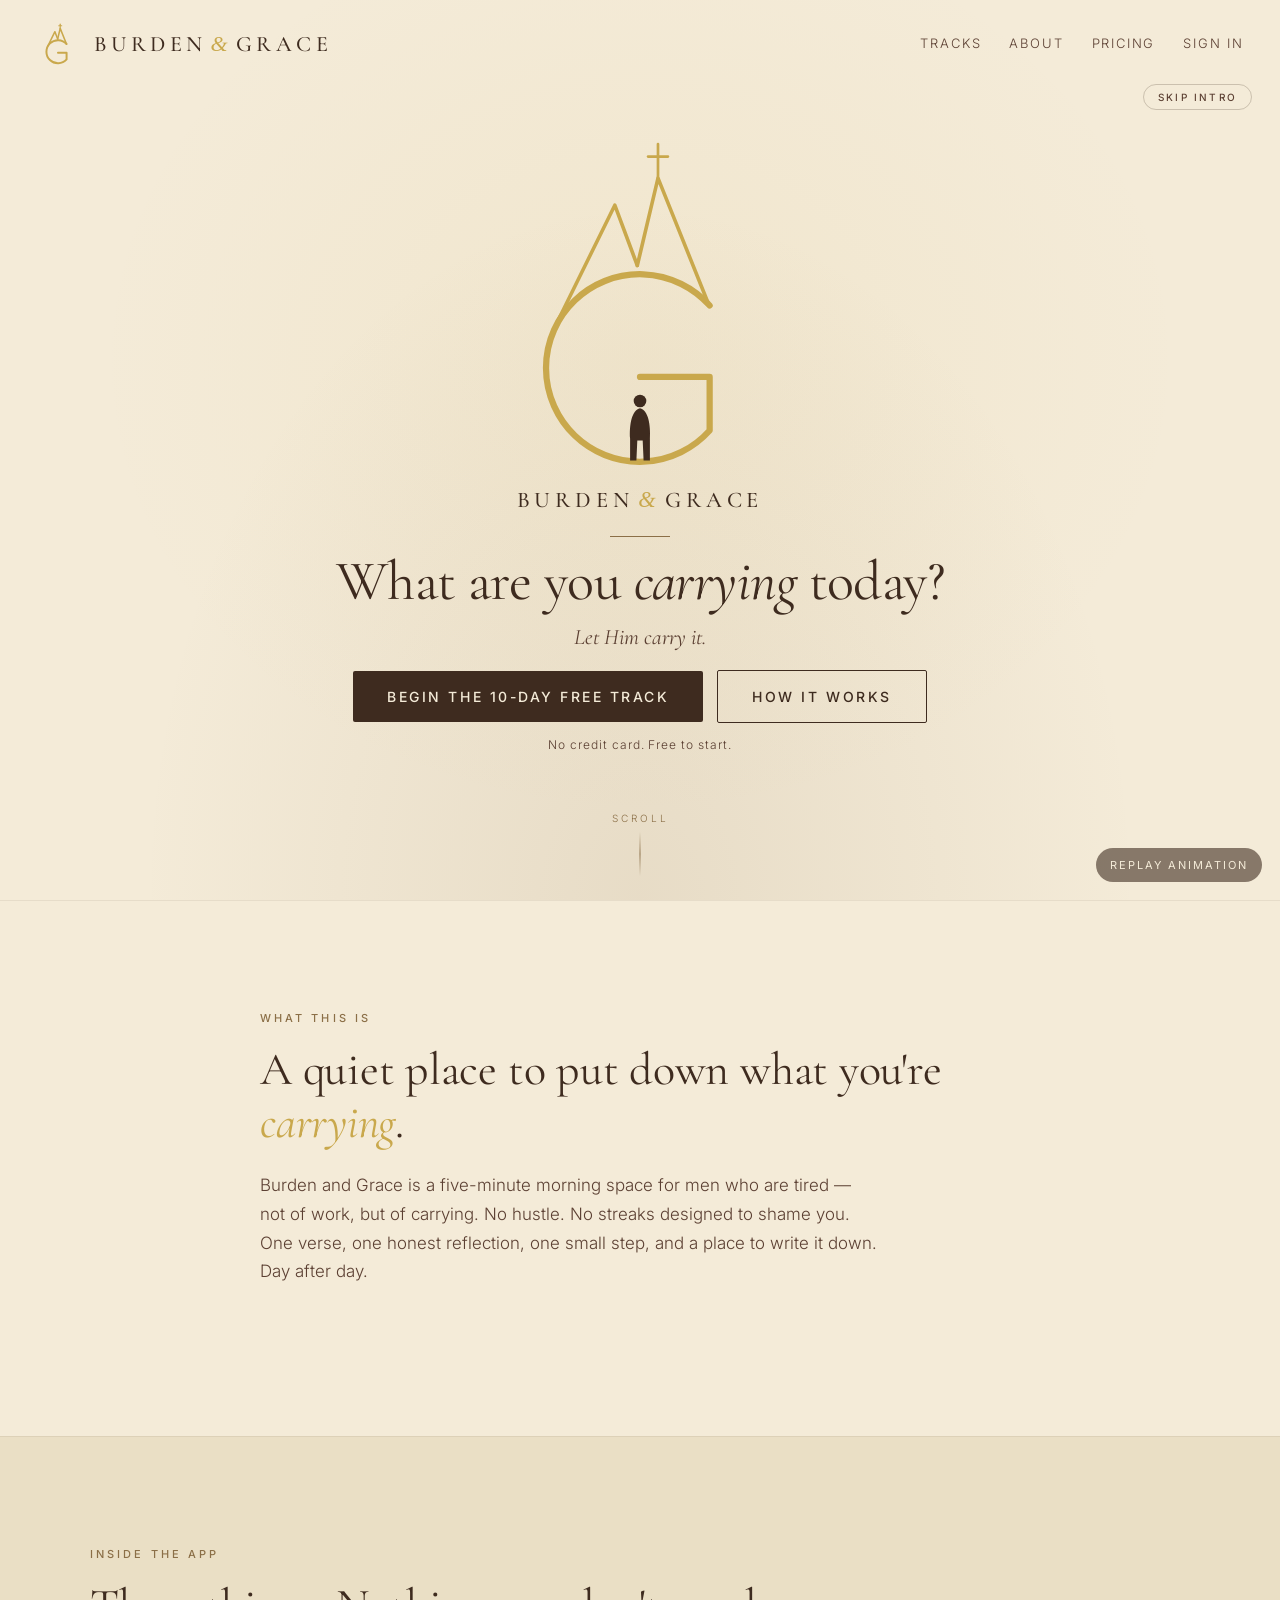
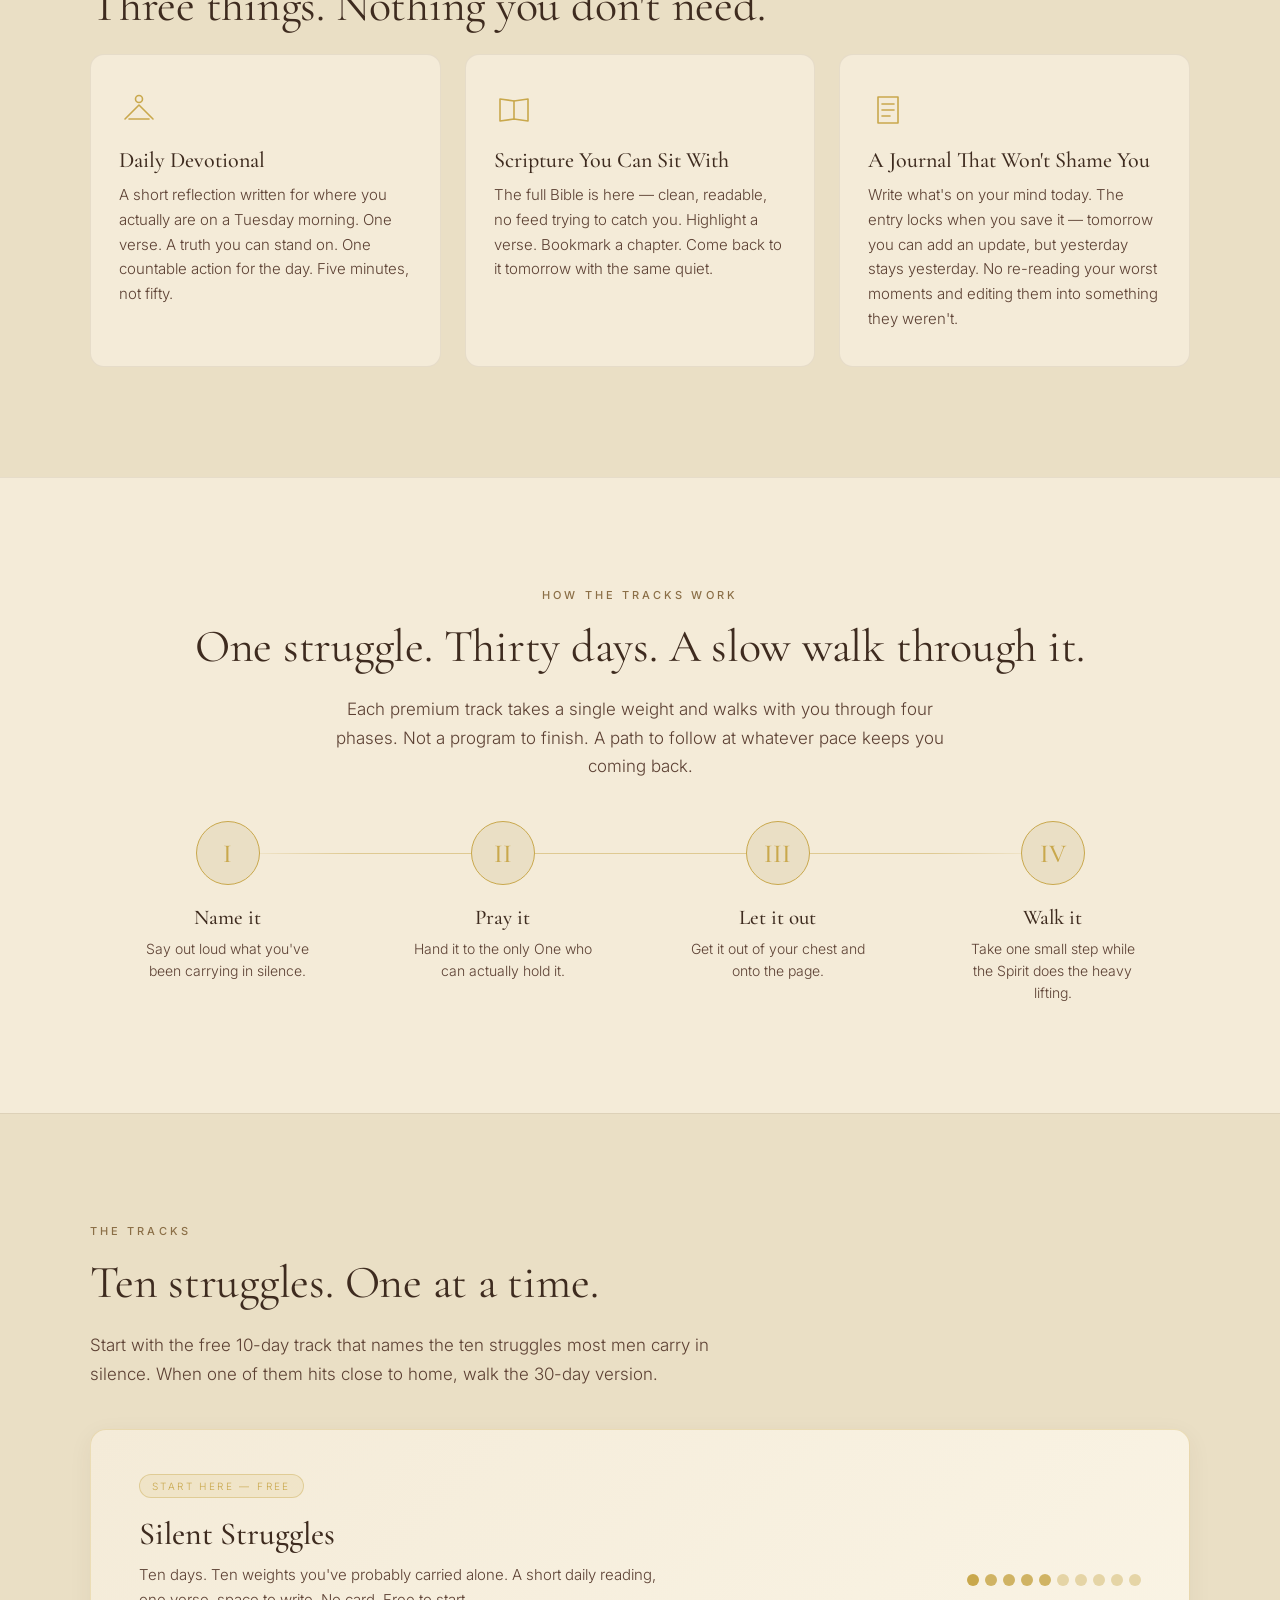
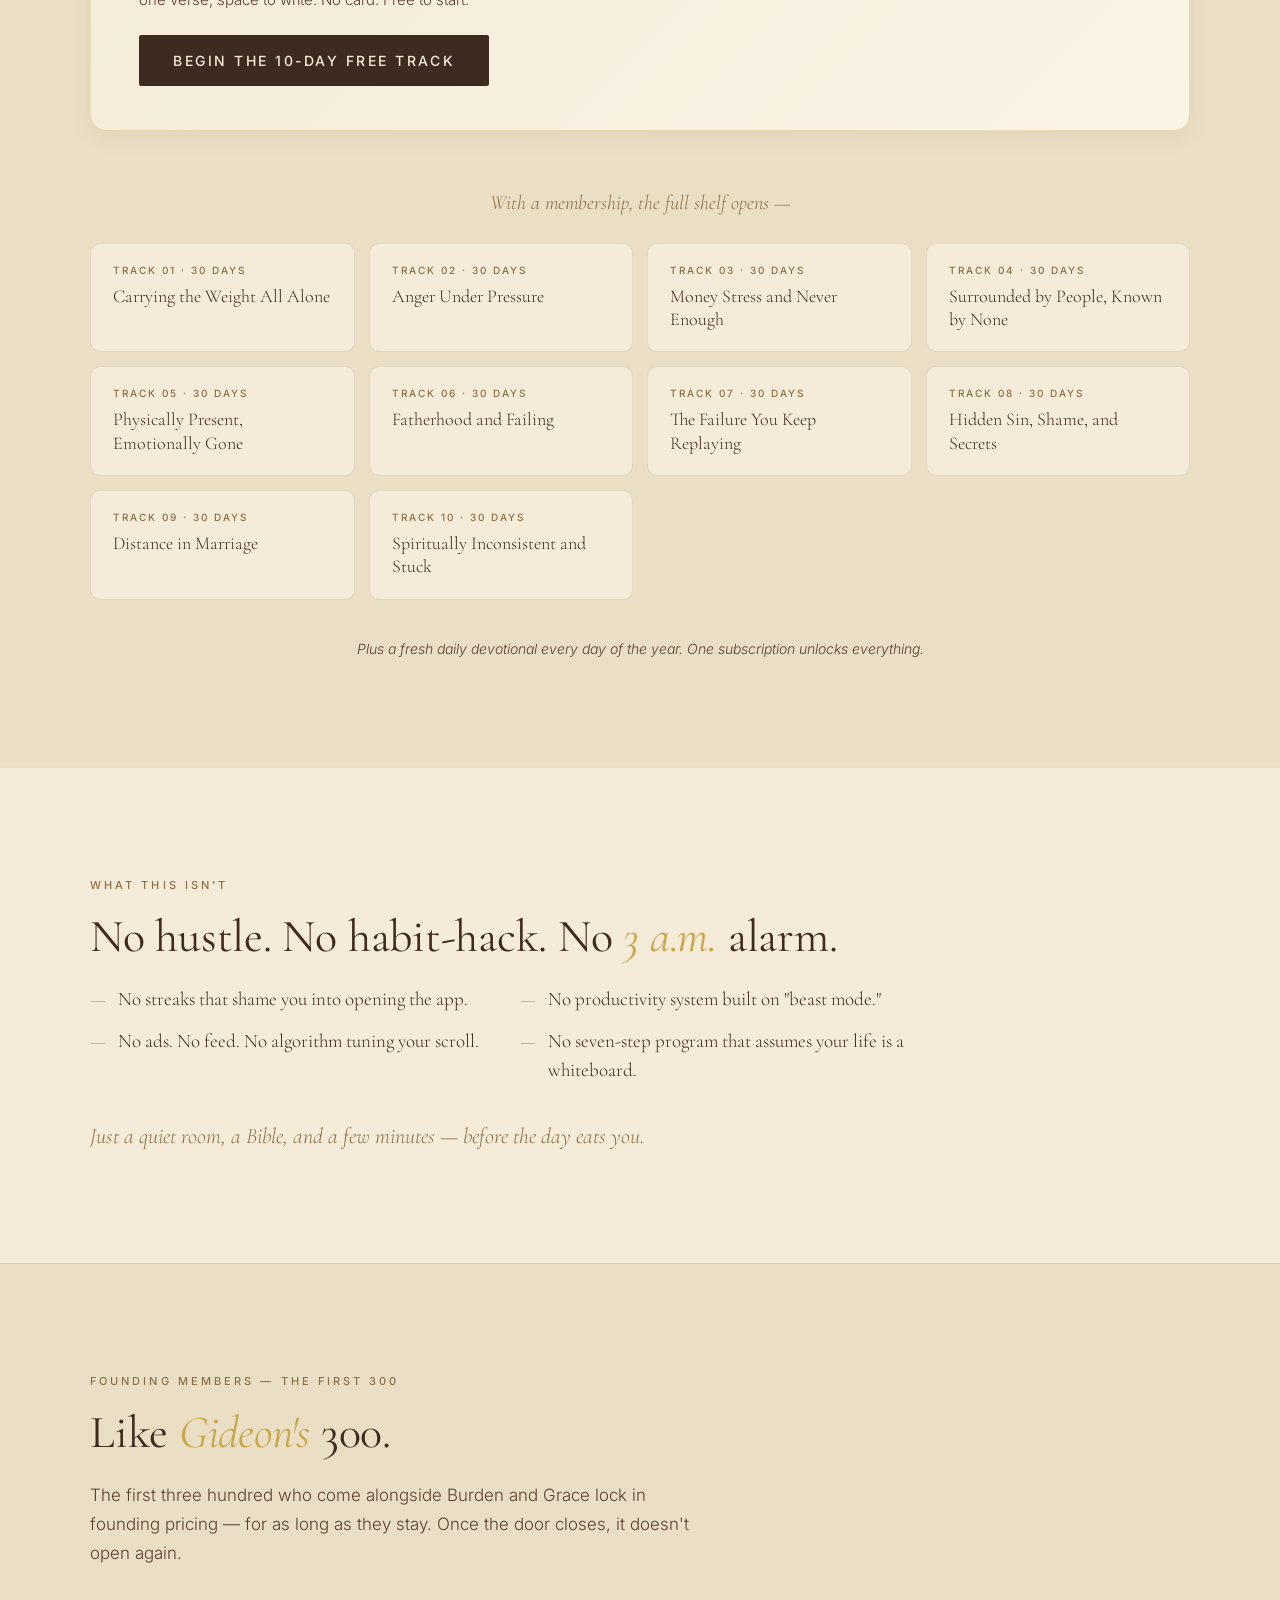
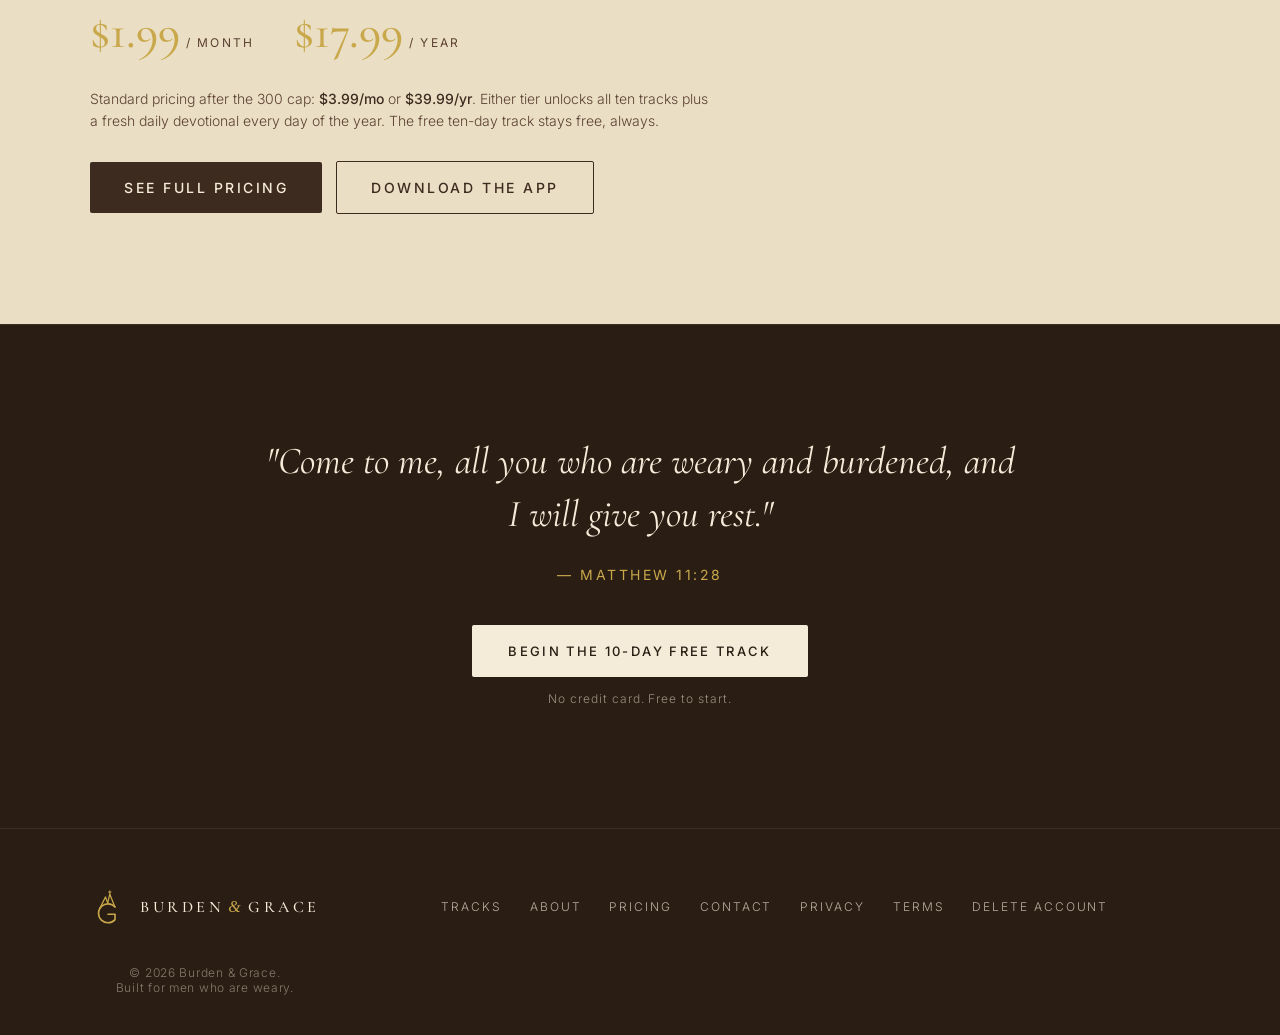
<file: index.html>
<!DOCTYPE html>
<html lang="en">
<head>
<meta charset="UTF-8" />
<meta name="viewport" content="width=device-width, initial-scale=1.0" />
<title>Burden &amp; Grace — A Christian Devotional App for Men Who Are Tired of Carrying</title>
<meta name="description" content="A five-minute morning devotional app for Christian men. One verse, one honest reflection, a journal that won't shame you. Free 10-day Silent Struggles track. No credit card.">
<meta name="keywords" content="Christian devotional for men, men's devotional app, daily devotional for men, Bible app for men, Christian journal app, Matthew 11:28">
<meta name="author" content="Burden &amp; Grace">
<meta name="robots" content="index, follow, max-snippet:-1, max-image-preview:large">
<link rel="canonical" href="https://burdenandgrace.com/">

<!-- Open Graph (Facebook, LinkedIn, iMessage, Slack link previews) -->
<meta property="og:type" content="website">
<meta property="og:site_name" content="Burden &amp; Grace">
<meta property="og:title" content="Burden &amp; Grace — A Christian Devotional App for Men Who Are Tired of Carrying">
<meta property="og:description" content="A five-minute morning devotional for men. One verse, one honest reflection, a journal that won't shame you. Free 10-day track — no credit card.">
<meta property="og:url" content="https://burdenandgrace.com/">
<meta property="og:image" content="https://burdenandgrace.com/og-image.png">
<meta property="og:image:width" content="1200">
<meta property="og:image:height" content="630">
<meta property="og:image:alt" content="Burden &amp; Grace — Christian devotional app for men">
<meta property="og:locale" content="en_US">

<!-- Twitter / X card -->
<meta name="twitter:card" content="summary_large_image">
<meta name="twitter:title" content="Burden &amp; Grace — A Christian Devotional App for Men">
<meta name="twitter:description" content="Five minutes a morning. One verse. An honest reflection. A journal that won't shame you. Free 10-day track.">
<meta name="twitter:image" content="https://burdenandgrace.com/og-image.png">

<!-- Theme color (mobile browser chrome) -->
<meta name="theme-color" content="#F4EAD5">

<link rel="icon" type="image/svg+xml" href="favicon.svg">
<link rel="preconnect" href="https://fonts.googleapis.com">
<link rel="preconnect" href="https://fonts.gstatic.com" crossorigin>
<link href="https://fonts.googleapis.com/css2?family=Cormorant+Garamond:ital,wght@0,400;0,500;0,600;1,400&family=Inter:wght@300;400;500;600&display=swap" rel="stylesheet">
<link rel="stylesheet" href="site.css?v=4">
<script src="waitlist.js" defer></script>
<style>
  /* ===== Home-only: hero, logo animation, drifting words ===== */

  /* On the home page, nav overlays the hero — the overlay modifier is applied inline */
  .home-hero {
    position: relative;
    min-height: 100vh;
    width: 100%;
    display: grid;
    place-items: center;
    overflow: hidden;
    padding: 110px 24px 80px;
  }
  .home-hero::before {
    content: "";
    position: absolute; inset: 0;
    background:
      radial-gradient(ellipse at 50% 40%, rgba(201,168,76,0.08), transparent 60%),
      radial-gradient(ellipse at 50% 100%, rgba(139,111,71,0.12), transparent 55%);
    pointer-events: none;
  }

  /* drifting weight-words */
  .drift { position: absolute; inset: 0; pointer-events: none; overflow: hidden; z-index: 1; }
  .drift span {
    position: absolute;
    font-family: "Cormorant Garamond", Georgia, serif;
    font-style: italic;
    font-weight: 600;
    color: var(--coffee);
    opacity: 0;
    white-space: nowrap;
    transform: translateY(40px);
    animation-name: drift-up;
    animation-timing-function: cubic-bezier(0.22, 0.61, 0.36, 1);
    animation-fill-mode: forwards;
    animation-iteration-count: 1;
  }
  @keyframes drift-up {
    0%   { opacity: 0; transform: translateY(40px); }
    25%  { opacity: 0.28; }
    60%  { opacity: 0.28; }
    100% { opacity: 0; transform: translateY(-120px); }
  }

  .hero-inner {
    position: relative;
    z-index: 2;
    text-align: center;
    max-width: 820px;
    width: 100%;
    display: flex; flex-direction: column; align-items: center;
  }

  /* ===== Logo Animation Stage ===== */
  .logo-stage {
    position: relative;
    width: min(440px, 86vw);
    height: 310px;
    margin: 0 auto;
    overflow: visible;
  }
  .logo-scene { position: relative; width: 100%; height: 100%; }
  .shape {
    position: absolute;
    top: 65%;
    left: 50%;
    transform-origin: center center;
  }

  #figure {
    width: 36px; height: 72px;
    z-index: 5;
    animation:
      figure-walk 1s cubic-bezier(.25,.1,.25,1) forwards,
      figure-story 3.5s 1s forwards;
  }
  .sweat { opacity: 0; transform-origin: center; transform-box: fill-box; }
  .s1 { animation: sweat-drop 3.5s 1s ease-in both; }
  .s2 { animation: sweat-drop 3.5s 1.12s ease-in both; }
  .s3 { animation: sweat-drop 3.5s 1.24s ease-in both; }

  #burden {
    width: 180px; height: 162px;
    z-index: 3;
    animation:
      burden-motion 3.5s 1s both,
      burden-fade 0.7s 1s ease-out both;
  }
  #grace {
    width: 250px; height: 250px;
    z-index: 1;
    animation:
      grace-slide 2.25s 2s cubic-bezier(.25,.1,.25,1) both,
      grace-fade 1.25s 2s ease-out both;
  }
  #burden path, #burden line, #grace path { stroke: var(--gold); }

  @keyframes figure-walk {
    0%   { transform: translate(-50%,-50%) translate(-190px, 60px) scaleY(1); opacity: 0.6; }
    100% { transform: translate(-50%,-50%) translate(0, 60px) scaleY(1); opacity: 1; }
  }

  @keyframes figure-story {
    0%   { transform: translate(-50%,-50%) translate(0,60px) scaleY(1);
           animation-timing-function: cubic-bezier(.4,0,.2,1); }
    42%  { transform: translate(-50%,-50%) translate(0,66px) scaleY(.92);
           animation-timing-function: linear; }
    50%  { transform: translate(-50%,-50%) translate(0,66px) scaleY(.92);
           animation-timing-function: cubic-bezier(.4,0,.2,1); }
    100% { transform: translate(-50%,-50%) translate(0,60px) scaleY(1); }
  }

  @keyframes burden-motion {
    0%   { transform: translate(-50%,-50%) translate(0,-240px) scale(.7);
           animation-timing-function: cubic-bezier(.4,0,.35,.9); }
    34%  { transform: translate(-50%,-50%) translate(0,18px) scale(1);
           animation-timing-function: linear; }
    50%  { transform: translate(-50%,-50%) translate(0,18px) scale(1);
           animation-timing-function: cubic-bezier(.3,0,.15,1); }
    100% { transform: translate(-50%,-50%) translate(0,-125px) scale(1); }
  }

  @keyframes burden-fade { 0% {opacity:0} 100% {opacity:1} }

  @keyframes grace-slide {
    0%   { transform: translate(-50%,-50%) translate(340px,0) scale(.85); }
    100% { transform: translate(-50%,-50%) translate(0,0) scale(1); }
  }
  @keyframes grace-fade { 0% {opacity:0} 100% {opacity:1} }

  @keyframes sweat-drop {
    0%,40%  { opacity: 0; transform: translateY(0) scale(1); }
    50%     { opacity: .85; transform: translateY(0) scale(1); }
    64%     { opacity: .8; transform: translateY(12px) scale(1.05); }
    78%,100%{ opacity: 0; transform: translateY(22px) scale(.9); }
  }

  /* Wordmark below animation */
  .wordmark {
    display: block;
    width: min(320px, 78vw);
    height: auto;
    margin-top: 4px;
    opacity: 0;
    animation: fade-in-up 1.1s 3.3s ease-out forwards;
  }
  .divider {
    width: 60px;
    height: 1px;
    background: var(--bronze);
    opacity: 0;
    margin: 18px auto 14px;
    animation: fade-in 0.8s 3.8s ease-out forwards;
  }
  .prompt {
    font-family: "Cormorant Garamond", Georgia, serif;
    font-weight: 400;
    font-size: clamp(32px, 5vw, 56px);
    line-height: 1.08;
    letter-spacing: -0.01em;
    color: var(--coffee);
    margin: 0;
    opacity: 0;
    animation: fade-in-up 1.1s 4.1s ease-out forwards;
  }
  .prompt em { font-style: italic; color: var(--coffee); }
  .tagline {
    font-family: "Cormorant Garamond", Georgia, serif;
    font-style: italic;
    font-weight: 400;
    font-size: clamp(17px, 2vw, 22px);
    color: var(--coffee-soft);
    margin: 12px 0 6px;
    opacity: 0;
    animation: fade-in-up 1.1s 4.5s ease-out forwards;
  }
  .home-hero .cta-row {
    justify-content: center;
    opacity: 0;
    animation: fade-in-up 1.1s 4.9s ease-out forwards;
  }
  .home-hero .fine {
    opacity: 0;
    animation: fade-in 1s 5.2s ease-out forwards;
  }
  .scroll-hint {
    position: absolute; bottom: 24px; left: 50%;
    transform: translateX(-50%);
    display: flex; flex-direction: column; align-items: center; gap: 8px;
    opacity: 0;
    animation: fade-in 1s 5.5s ease-out forwards;
    z-index: 3;
  }
  .scroll-hint span { font-size: 10px; letter-spacing: 0.3em; text-transform: uppercase; color: var(--bronze); }
  .scroll-hint .bar {
    width: 1px; height: 44px;
    background: linear-gradient(to bottom, transparent, var(--bronze), transparent);
    animation: breathe 3.4s ease-in-out infinite;
  }
  @keyframes breathe { 0%,100%{opacity:.5;transform:scaleY(.9)} 50%{opacity:1;transform:scaleY(1.1)} }
  @keyframes fade-in { from {opacity:0} to {opacity:1} }
  @keyframes fade-in-up { from {opacity:0;transform:translateY(10px)} to {opacity:1;transform:translateY(0)} }

  /* Skip intro button */
  .skip-btn {
    position: absolute;
    top: 84px; right: 28px;
    background: transparent;
    color: var(--coffee-soft);
    border: 1px solid rgba(62,43,31,.22);
    padding: 6px 14px;
    border-radius: 999px;
    font-size: 10px;
    letter-spacing: 0.22em;
    text-transform: uppercase;
    font-family: "Inter", sans-serif;
    font-weight: 500;
    cursor: pointer;
    opacity: 0;
    animation: fade-in .5s .4s ease-out forwards;
    transition: background .2s, color .2s, border-color .2s;
    z-index: 25;
  }
  .skip-btn:hover { background: var(--coffee); color: var(--cream); border-color: var(--coffee); }

  /* Skip / replay state */
  body.skip-intro #figure,
  body.skip-intro #burden,
  body.skip-intro #grace,
  body.skip-intro .wordmark,
  body.skip-intro .divider,
  body.skip-intro .prompt,
  body.skip-intro .tagline,
  body.skip-intro .home-hero .cta-row,
  body.skip-intro .home-hero .fine,
  body.skip-intro .scroll-hint {
    animation: none !important;
    opacity: 1 !important;
  }
  body.skip-intro #figure { transform: translate(-50%,-50%) translate(0,60px) !important; }
  body.skip-intro #burden { transform: translate(-50%,-50%) translate(0,-125px) !important; }
  body.skip-intro #grace  { transform: translate(-50%,-50%) translate(0,0) !important; }
  body.skip-intro .sweat { opacity: 0 !important; }
  body.skip-intro .skip-btn { display: none !important; }

  /* ===== Home-only sections ===== */
  .intro h2 { max-width: 780px; }
  .intro p.lead { font-size: 19px; max-width: 680px; }

  .pillar-grid {
    display: grid;
    grid-template-columns: repeat(3, 1fr);
    gap: 24px;
    margin-top: 20px;
  }
  .pillar {
    background: var(--cream);
    border: 1px solid rgba(62,43,31,0.08);
    border-radius: 14px;
    padding: 34px 28px;
    transition: transform .25s ease, border-color .25s ease, box-shadow .25s ease;
  }
  .pillar:hover {
    transform: translateY(-3px);
    border-color: rgba(201,168,76,0.5);
    box-shadow: 0 8px 22px rgba(62,43,31,0.08);
  }
  .pillar-mark { display: block; width: 40px; height: 40px; margin-bottom: 18px; }
  .pillar h3 {
    font-family: "Cormorant Garamond", Georgia, serif;
    font-weight: 500;
    font-size: 22px;
    color: var(--coffee);
    margin: 0 0 10px;
  }
  .pillar p {
    font-size: 15px;
    line-height: 1.65;
    color: var(--coffee-soft);
    margin: 0;
  }

  .arc-grid {
    display: grid;
    grid-template-columns: repeat(4, 1fr);
    gap: 0;
    margin-top: 40px;
    position: relative;
  }
  .arc-grid::before {
    content: "";
    position: absolute;
    top: 32px;
    left: 12.5%;
    right: 12.5%;
    height: 1px;
    background: linear-gradient(90deg, transparent, rgba(201,168,76,0.5) 15%, rgba(201,168,76,0.5) 85%, transparent);
    z-index: 0;
  }
  .phase {
    position: relative;
    z-index: 1;
    padding: 0 18px;
    text-align: center;
  }
  .phase-num {
    display: inline-flex;
    align-items: center;
    justify-content: center;
    width: 64px; height: 64px;
    border-radius: 999px;
    background: var(--cream-deep);
    border: 1.5px solid var(--gold);
    color: var(--gold);
    font-family: "Cormorant Garamond", Georgia, serif;
    font-size: 26px;
    font-weight: 500;
    margin-bottom: 20px;
  }
  .phase h3 {
    font-family: "Cormorant Garamond", Georgia, serif;
    font-weight: 500;
    font-size: 21px;
    color: var(--coffee);
    margin: 0 0 8px;
  }
  .phase p {
    font-size: 14px;
    line-height: 1.55;
    color: var(--coffee-soft);
    margin: 0;
    max-width: 180px;
    margin-left: auto;
    margin-right: auto;
  }

  .free-track {
    display: grid;
    grid-template-columns: 1fr auto;
    align-items: center;
    gap: 40px;
    background: linear-gradient(135deg, var(--cream) 0%, #FAF4E5 100%);
    border: 1px solid rgba(201,168,76,0.3);
    border-radius: 16px;
    padding: 44px 48px;
    margin: 28px 0 60px;
    box-shadow: 0 6px 24px rgba(62,43,31,0.06);
  }
  .free-tag {
    display: inline-block;
    font-family: "Inter", sans-serif;
    font-size: 10px;
    letter-spacing: 0.24em;
    text-transform: uppercase;
    color: var(--gold);
    background: rgba(201,168,76,0.12);
    border: 1px solid rgba(201,168,76,0.4);
    border-radius: 999px;
    padding: 5px 12px;
    margin-bottom: 16px;
  }
  .free-track h3 {
    font-family: "Cormorant Garamond", Georgia, serif;
    font-weight: 500;
    font-size: 32px;
    color: var(--coffee);
    margin: 0 0 10px;
  }
  .free-track p {
    font-size: 15px;
    line-height: 1.65;
    color: var(--coffee-soft);
    max-width: 540px;
    margin: 0 0 22px;
  }
  .free-track-visual { display: flex; align-items: center; gap: 6px; }
  .free-track-dot {
    width: 12px; height: 12px; border-radius: 999px;
    background: var(--gold);
    opacity: 0.85;
  }
  .free-track-dot:nth-child(1) { opacity: 1; }
  .free-track-dot:nth-child(n+6) { opacity: 0.4; }

  .shelf-divider {
    font-family: "Cormorant Garamond", Georgia, serif;
    font-style: italic;
    font-size: 20px;
    color: var(--bronze);
    text-align: center;
    margin: 0 0 28px;
  }
  .tracks {
    display: grid;
    grid-template-columns: repeat(auto-fit, minmax(260px, 1fr));
    gap: 14px;
  }
  .track {
    background: var(--cream);
    border: 1px solid rgba(62,43,31,0.1);
    border-radius: 10px;
    padding: 20px 22px;
    text-align: left;
    font-family: "Cormorant Garamond", Georgia, serif;
    font-size: 18px;
    color: var(--coffee);
    line-height: 1.3;
    transition: transform .2s, border-color .2s, box-shadow .2s;
    cursor: pointer;
    text-decoration: none;
    display: block;
  }
  .track:hover {
    transform: translateY(-2px);
    border-color: var(--gold);
    box-shadow: 0 4px 14px rgba(62,43,31,0.06);
  }
  .track small {
    display: block;
    font-family: "Inter", sans-serif;
    font-size: 10px;
    letter-spacing: 0.2em;
    text-transform: uppercase;
    color: var(--bronze);
    margin-bottom: 8px;
    font-weight: 500;
  }
  .shelf-fine {
    text-align: center;
    font-size: 14px;
    color: var(--coffee-soft);
    margin: 40px 0 0;
    font-style: italic;
  }

  .not-list {
    display: grid;
    grid-template-columns: 1fr 1fr;
    gap: 14px 40px;
    max-width: 820px;
    margin: 20px 0 36px;
  }
  .not-item {
    font-family: "Cormorant Garamond", Georgia, serif;
    font-size: 19px;
    line-height: 1.5;
    color: var(--coffee);
    display: flex;
    gap: 12px;
  }
  .not-item .x { color: var(--gold); flex-shrink: 0; font-weight: 400; }
  .not-closing {
    font-family: "Cormorant Garamond", Georgia, serif;
    font-style: italic;
    font-size: 22px;
    color: var(--bronze);
    max-width: 680px;
    line-height: 1.5;
    margin: 0;
  }

  .founding .price-row {
    display: flex;
    gap: 40px;
    margin: 10px 0 32px;
    align-items: baseline;
    flex-wrap: wrap;
  }
  .founding .price {
    font-family: "Cormorant Garamond", Georgia, serif;
    font-size: 48px;
    color: var(--gold);
    font-weight: 500;
    line-height: 1;
  }
  .founding .price small {
    display: inline-block;
    font-family: "Inter", sans-serif;
    font-size: 12px;
    letter-spacing: 0.18em;
    text-transform: uppercase;
    color: var(--coffee-soft);
    margin-left: 6px;
    font-weight: 400;
  }
  .founding .cta-row { margin-top: 8px; }
  .founding .founding-meta {
    font-size: 14px;
    color: var(--coffee-soft);
    max-width: 620px;
    line-height: 1.6;
    margin: 0 0 28px;
  }
  .founding .founding-meta strong { color: var(--coffee); font-weight: 500; }

  .closing { padding: 130px 32px; }
  .closing blockquote {
    font-family: "Cormorant Garamond", Georgia, serif;
    font-size: clamp(26px, 3.4vw, 38px);
    font-style: italic;
    font-weight: 400;
    line-height: 1.4;
    color: var(--cream);
    margin: 0 auto 40px;
    max-width: 780px;
    padding: 0;
    border: 0;
  }
  .closing blockquote cite {
    display: block;
    font-size: 14px;
    font-style: normal;
    letter-spacing: 0.18em;
    text-transform: uppercase;
    color: var(--gold);
    margin-top: 24px;
    font-family: "Inter", sans-serif;
  }

  .replay {
    position: fixed;
    bottom: 18px; right: 18px;
    background: rgba(62,43,31,0.85);
    color: var(--cream);
    border: none;
    padding: 10px 14px;
    border-radius: 999px;
    font-size: 11px;
    letter-spacing: 0.18em;
    text-transform: uppercase;
    cursor: pointer;
    font-family: "Inter", sans-serif;
    z-index: 50;
    opacity: 0.7;
    transition: opacity .2s;
  }
  .replay:hover { opacity: 1; }

  @media (max-width: 900px) {
    .pillar-grid { grid-template-columns: 1fr; gap: 16px; }
    .arc-grid { grid-template-columns: repeat(2, 1fr); row-gap: 40px; }
    .arc-grid::before { display: none; }
    .free-track { grid-template-columns: 1fr; padding: 32px 28px; gap: 24px; }
    .free-track-visual { justify-content: flex-start; }
    .not-list { grid-template-columns: 1fr; gap: 12px; }
    .founding .price-row { gap: 24px; }
    .founding .price { font-size: 38px; }
  }
  @media (max-width: 600px) {
    .logo-stage { height: 260px; }
    .home-hero { padding: 90px 20px 80px; }
    .skip-btn { top: 70px; right: 16px; }
    .closing { padding: 90px 24px; }
    .free-track { padding: 28px 22px; }
    .not-item { font-size: 17px; }
  }
</style>

<!-- ============ JSON-LD STRUCTURED DATA ============ -->
<!-- Tells Google, Bing, and AI answer engines exactly what this site is,
     what the app does, who makes it, and what pages exist. This is the
     raw data behind rich results (the card-style search hits with stars,
     FAQ drop-downs, etc.) and behind AI answers that cite sources. -->

<script type="application/ld+json">
{
  "@context": "https://schema.org",
  "@graph": [
    {
      "@type": "Organization",
      "@id": "https://burdenandgrace.com/#organization",
      "name": "Burden & Grace",
      "alternateName": "Burden and Grace",
      "url": "https://burdenandgrace.com/",
      "logo": {
        "@type": "ImageObject",
        "url": "https://burdenandgrace.com/favicon.svg",
        "width": 400,
        "height": 400
      },
      "description": "A Christian devotional app for men who are tired of carrying. Five minutes a morning — one verse, one honest reflection, a journal that won't shame you.",
      "email": "support@burdenandgrace.com",
      "sameAs": []
    },
    {
      "@type": "WebSite",
      "@id": "https://burdenandgrace.com/#website",
      "url": "https://burdenandgrace.com/",
      "name": "Burden & Grace",
      "description": "A Christian devotional app for men who are tired of carrying.",
      "publisher": { "@id": "https://burdenandgrace.com/#organization" },
      "inLanguage": "en-US"
    },
    {
      "@type": "MobileApplication",
      "@id": "https://burdenandgrace.com/#app",
      "name": "Burden & Grace",
      "operatingSystem": "iOS, Android",
      "applicationCategory": "LifestyleApplication",
      "applicationSubCategory": "Christian Devotional",
      "description": "A five-minute morning devotional app for Christian men. Daily devotionals, a clean Bible reader, and an append-only journal. Ten 30-day tracks on the struggles men carry in silence, plus a free 10-day Silent Struggles track.",
      "url": "https://burdenandgrace.com/",
      "author": { "@id": "https://burdenandgrace.com/#organization" },
      "publisher": { "@id": "https://burdenandgrace.com/#organization" },
      "inLanguage": "en-US",
      "audience": {
        "@type": "Audience",
        "audienceType": "Christian men"
      },
      "offers": [
        {
          "@type": "Offer",
          "name": "Free 10-day Silent Struggles track",
          "price": "0",
          "priceCurrency": "USD",
          "availability": "https://schema.org/InStock"
        },
        {
          "@type": "Offer",
          "name": "Founding Member — Monthly",
          "price": "1.99",
          "priceCurrency": "USD",
          "availability": "https://schema.org/LimitedAvailability",
          "description": "Founding pricing for the first 300 members, locked as long as subscription is active."
        },
        {
          "@type": "Offer",
          "name": "Founding Member — Yearly",
          "price": "17.99",
          "priceCurrency": "USD",
          "availability": "https://schema.org/LimitedAvailability"
        },
        {
          "@type": "Offer",
          "name": "Standard — Monthly",
          "price": "3.99",
          "priceCurrency": "USD",
          "availability": "https://schema.org/InStock"
        },
        {
          "@type": "Offer",
          "name": "Standard — Yearly",
          "price": "39.99",
          "priceCurrency": "USD",
          "availability": "https://schema.org/InStock"
        }
      ]
    }
  ]
}
</script>

</head>
<body>

<nav class="site-nav overlay">
  <a class="brand" href="index.html">
    <svg class="brand-mark" viewBox="0 0 400 400" aria-hidden="true">
      <g stroke="#C9A84C" fill="none" stroke-linejoin="round" stroke-linecap="round">
        <path d="M 108 218 L 172 88 L 197 155" stroke-width="14"/>
        <path d="M 197 155 L 220 58 L 277 200" stroke-width="14"/>
        <line x1="220" y1="20" x2="220" y2="62" stroke-width="11"/>
        <line x1="207" y1="34" x2="233" y2="34" stroke-width="11"/>
      </g>
      <g transform="translate(60 130)">
        <path d="M 218 70 A 105 105 0 1 0 218 210 L 218 150 L 140 150" stroke="#C9A84C" stroke-width="18" fill="none" stroke-linecap="round" stroke-linejoin="round"/>
      </g>
    </svg>
    <span class="brand-word">BURDEN<span class="amp">&amp;</span>GRACE</span>
  </a>
  <button class="nav-toggle" aria-label="Open menu" aria-expanded="false" aria-controls="nav-links">
    <svg class="icon-open" viewBox="0 0 24 24" fill="none" stroke="currentColor" stroke-width="2" stroke-linecap="round" aria-hidden="true">
      <line x1="4" y1="7" x2="20" y2="7"/><line x1="4" y1="12" x2="20" y2="12"/><line x1="4" y1="17" x2="20" y2="17"/>
    </svg>
    <svg class="icon-close" viewBox="0 0 24 24" fill="none" stroke="currentColor" stroke-width="2" stroke-linecap="round" aria-hidden="true">
      <line x1="6" y1="6" x2="18" y2="18"/><line x1="18" y1="6" x2="6" y2="18"/>
    </svg>
  </button>
  <div class="nav-links" id="nav-links">
    <a href="tracks.html">Tracks</a>
    <a href="about.html">About</a>
    <a href="pricing.html">Pricing</a>
    <a href="#" data-waitlist="sign_in">Sign in</a>
  </div>
</nav>

<button class="skip-btn" id="skip" aria-label="Skip intro">Skip intro</button>

<section class="home-hero">
  <div class="drift" id="drift"></div>

  <div class="hero-inner">
    <div class="logo-stage">
      <div class="logo-scene">
        <svg id="figure" class="shape" viewBox="0 0 40 80">
          <circle cx="20" cy="10" r="7" fill="#3E2B1F"/>
          <path d="M 20 18 C 11 20 8 36 9 52 L 9 76 L 16 76 L 17 54 L 23 54 L 24 76 L 31 76 L 31 52 C 32 36 29 20 20 18 Z" fill="#3E2B1F"/>
          <path class="sweat s1" d="M 10 12 Q 11 15 10 17 Q 9 15 10 12 Z" fill="#8FA8C4"/>
          <path class="sweat s2" d="M 30 13 Q 31 16 30 18 Q 29 16 30 13 Z" fill="#8FA8C4"/>
          <path class="sweat s3" d="M 20 4 Q 21 7 20 9 Q 19 7 20 4 Z" fill="#8FA8C4"/>
        </svg>

        <svg id="burden" class="shape" viewBox="0 0 200 180" overflow="visible">
          <path d="M 8 178 L 72 48 L 97 115" fill="none" stroke-width="4" stroke-linejoin="round" stroke-linecap="round"/>
          <path d="M 97 115 L 120 18 L 177 160" fill="none" stroke-width="4" stroke-linejoin="round" stroke-linecap="round"/>
          <line x1="120" y1="-20" x2="120" y2="22" stroke-width="3" stroke-linecap="round"/>
          <line x1="109" y1="-6"  x2="131" y2="-6" stroke-width="3" stroke-linecap="round"/>
        </svg>

        <svg id="grace" class="shape" viewBox="0 0 280 280">
          <path d="M 218 70 A 105 105 0 1 0 218 210 L 218 150 L 140 150" fill="none" stroke-width="7" stroke-linecap="round" stroke-linejoin="round"/>
        </svg>
      </div>
    </div>

    <svg class="wordmark" viewBox="0 0 400 48" preserveAspectRatio="xMidYMid meet" role="img" aria-label="Burden and Grace">
      <text x="200" y="34" text-anchor="middle"
            font-family="'Cormorant Garamond', Georgia, 'Times New Roman', serif"
            font-size="28" font-weight="500" letter-spacing="6" fill="#3E2B1F">
        <tspan>BURDEN</tspan><tspan font-family="Georgia, 'Times New Roman', serif" font-style="italic" font-weight="400" fill="#C9A84C" dx="6" dy="0">&amp;</tspan><tspan dx="6" dy="0">GRACE</tspan>
      </text>
    </svg>

    <div class="divider" aria-hidden="true"></div>

    <h1 class="prompt">What are you <em>carrying</em> today?</h1>
    <p class="tagline">Let Him carry it.</p>
    <div class="cta-row">
      <a href="#" class="cta" data-waitlist="free_track">Begin the 10-day free track</a>
      <a href="about.html" class="cta secondary">How it works</a>
    </div>
    <p class="fine">No credit card. Free to start.</p>
  </div>

  <div class="scroll-hint">
    <span>Scroll</span>
    <div class="bar"></div>
  </div>
</section>

<!-- ============ INTRO ============ -->
<section class="block intro">
  <div class="container narrow">
    <p class="eyebrow">What this is</p>
    <h2>A quiet place to put down what you're <em>carrying</em>.</h2>
    <p class="lead">Burden and Grace is a five-minute morning space for men who are tired — not of work, but of carrying. No hustle. No streaks designed to shame you. One verse, one honest reflection, one small step, and a place to write it down. Day after day.</p>
  </div>
</section>

<!-- ============ THREE PILLARS ============ -->
<section class="block alt pillars">
  <div class="container">
    <p class="eyebrow">Inside the app</p>
    <h2>Three things. Nothing you don't need.</h2>
    <div class="pillar-grid">
      <div class="pillar">
        <svg class="pillar-mark" viewBox="0 0 40 40" aria-hidden="true">
          <g stroke="#C9A84C" stroke-width="1.6" fill="none" stroke-linecap="round" stroke-linejoin="round">
            <path d="M 6 30 L 20 16 L 34 30"/>
            <circle cx="20" cy="10" r="3.5"/>
            <line x1="10" y1="30" x2="30" y2="30"/>
          </g>
        </svg>
        <h3>Daily Devotional</h3>
        <p>A short reflection written for where you actually are on a Tuesday morning. One verse. A truth you can stand on. One countable action for the day. Five minutes, not fifty.</p>
      </div>
      <div class="pillar">
        <svg class="pillar-mark" viewBox="0 0 40 40" aria-hidden="true">
          <g stroke="#C9A84C" stroke-width="1.6" fill="none" stroke-linecap="round" stroke-linejoin="round">
            <path d="M 6 10 L 20 12 L 34 10 L 34 32 L 20 30 L 6 32 Z"/>
            <line x1="20" y1="12" x2="20" y2="30"/>
          </g>
        </svg>
        <h3>Scripture You Can Sit With</h3>
        <p>The full Bible is here — clean, readable, no feed trying to catch you. Highlight a verse. Bookmark a chapter. Come back to it tomorrow with the same quiet.</p>
      </div>
      <div class="pillar">
        <svg class="pillar-mark" viewBox="0 0 40 40" aria-hidden="true">
          <g stroke="#C9A84C" stroke-width="1.6" fill="none" stroke-linecap="round" stroke-linejoin="round">
            <path d="M 10 8 L 30 8 L 30 34 L 10 34 Z"/>
            <line x1="14" y1="15" x2="26" y2="15"/>
            <line x1="14" y1="21" x2="26" y2="21"/>
            <line x1="14" y1="27" x2="22" y2="27"/>
          </g>
        </svg>
        <h3>A Journal That Won't Shame You</h3>
        <p>Write what's on your mind today. The entry locks when you save it — tomorrow you can add an update, but yesterday stays yesterday. No re-reading your worst moments and editing them into something they weren't.</p>
      </div>
    </div>
  </div>
</section>

<!-- ============ 4-PHASE ARC ============ -->
<section class="block arc center">
  <div class="container">
    <p class="eyebrow">How the tracks work</p>
    <h2>One struggle. Thirty days. A slow walk through it.</h2>
    <p class="lead">Each premium track takes a single weight and walks with you through four phases. Not a program to finish. A path to follow at whatever pace keeps you coming back.</p>
    <div class="arc-grid">
      <div class="phase">
        <span class="phase-num">I</span>
        <h3>Name it</h3>
        <p>Say out loud what you've been carrying in silence.</p>
      </div>
      <div class="phase">
        <span class="phase-num">II</span>
        <h3>Pray it</h3>
        <p>Hand it to the only One who can actually hold it.</p>
      </div>
      <div class="phase">
        <span class="phase-num">III</span>
        <h3>Let it out</h3>
        <p>Get it out of your chest and onto the page.</p>
      </div>
      <div class="phase">
        <span class="phase-num">IV</span>
        <h3>Walk it</h3>
        <p>Take one small step while the Spirit does the heavy lifting.</p>
      </div>
    </div>
  </div>
</section>

<!-- ============ TRACK SHELF ============ -->
<section class="block alt shelf">
  <div class="container">
    <p class="eyebrow">The tracks</p>
    <h2>Ten struggles. One at a time.</h2>
    <p class="lead">Start with the free 10-day track that names the ten struggles most men carry in silence. When one of them hits close to home, walk the 30-day version.</p>

    <div class="free-track">
      <div class="free-track-meta">
        <span class="free-tag">Start here — free</span>
        <h3>Silent Struggles</h3>
        <p>Ten days. Ten weights you've probably carried alone. A short daily reading, one verse, space to write. No card. Free to start.</p>
        <a class="cta" href="#" data-waitlist="free_track">Begin the 10-day free track</a>
      </div>
      <div class="free-track-visual" aria-hidden="true">
        <span class="free-track-dot"></span><span class="free-track-dot"></span><span class="free-track-dot"></span>
        <span class="free-track-dot"></span><span class="free-track-dot"></span><span class="free-track-dot"></span>
        <span class="free-track-dot"></span><span class="free-track-dot"></span><span class="free-track-dot"></span>
        <span class="free-track-dot"></span>
      </div>
    </div>

    <p class="shelf-divider">With a membership, the full shelf opens —</p>
    <div class="tracks">
      <a class="track" href="tracks.html"><small>Track 01 &middot; 30 days</small>Carrying the Weight All Alone</a>
      <a class="track" href="tracks.html"><small>Track 02 &middot; 30 days</small>Anger Under Pressure</a>
      <a class="track" href="tracks.html"><small>Track 03 &middot; 30 days</small>Money Stress and Never Enough</a>
      <a class="track" href="tracks.html"><small>Track 04 &middot; 30 days</small>Surrounded by People, Known by None</a>
      <a class="track" href="tracks.html"><small>Track 05 &middot; 30 days</small>Physically Present, Emotionally Gone</a>
      <a class="track" href="tracks.html"><small>Track 06 &middot; 30 days</small>Fatherhood and Failing</a>
      <a class="track" href="tracks.html"><small>Track 07 &middot; 30 days</small>The Failure You Keep Replaying</a>
      <a class="track" href="tracks.html"><small>Track 08 &middot; 30 days</small>Hidden Sin, Shame, and Secrets</a>
      <a class="track" href="tracks.html"><small>Track 09 &middot; 30 days</small>Distance in Marriage</a>
      <a class="track" href="tracks.html"><small>Track 10 &middot; 30 days</small>Spiritually Inconsistent and Stuck</a>
    </div>
    <p class="shelf-fine">Plus a fresh daily devotional every day of the year. One subscription unlocks everything.</p>
  </div>
</section>

<!-- ============ WHAT IT'S NOT ============ -->
<section class="block">
  <div class="container">
    <p class="eyebrow">What this isn't</p>
    <h2>No hustle. No habit-hack. No <em>3 a.m.</em> alarm.</h2>
    <div class="not-list">
      <div class="not-item"><span class="x">&mdash;</span>No streaks that shame you into opening the app.</div>
      <div class="not-item"><span class="x">&mdash;</span>No productivity system built on "beast mode."</div>
      <div class="not-item"><span class="x">&mdash;</span>No ads. No feed. No algorithm tuning your scroll.</div>
      <div class="not-item"><span class="x">&mdash;</span>No seven-step program that assumes your life is a whiteboard.</div>
    </div>
    <p class="not-closing">Just a quiet room, a Bible, and a few minutes &mdash; before the day eats you.</p>
  </div>
</section>

<!-- ============ FOUNDING MEMBERS ============ -->
<section class="block alt founding">
  <div class="container">
    <p class="eyebrow">Founding members &mdash; the first 300</p>
    <h2>Like <em>Gideon's</em> 300.</h2>
    <p class="lead">The first three hundred who come alongside Burden and Grace lock in founding pricing &mdash; for as long as they stay. Once the door closes, it doesn't open again.</p>
    <div class="price-row">
      <div class="price">$1.99<small>/ month</small></div>
      <div class="price">$17.99<small>/ year</small></div>
    </div>
    <p class="founding-meta">Standard pricing after the 300 cap: <strong>$3.99/mo</strong> or <strong>$39.99/yr</strong>. Either tier unlocks all ten tracks plus a fresh daily devotional every day of the year. The free ten-day track stays free, always.</p>
    <div class="cta-row">
      <a class="cta" href="pricing.html">See full pricing</a>
      <a class="cta secondary" href="#" data-waitlist="download_app">Download the app</a>
    </div>
  </div>
</section>

<!-- ============ CLOSING ============ -->
<section class="block dark closing center">
  <div class="container narrow">
    <blockquote>
      "Come to me, all you who are weary and burdened, and I will give you rest."
      <cite>&mdash; Matthew 11:28</cite>
    </blockquote>
    <a class="cta large" href="#" data-waitlist="free_track">Begin the 10-day free track</a>
    <p class="fine">No credit card. Free to start.</p>
  </div>
</section>

<!-- ============ FOOTER ============ -->
<footer class="site-footer">
  <div class="container">
    <a class="foot-brand" href="index.html">
      <svg class="brand-mark" viewBox="0 0 400 400" aria-hidden="true">
        <g stroke="#C9A84C" fill="none" stroke-linejoin="round" stroke-linecap="round">
          <path d="M 108 218 L 172 88 L 197 155" stroke-width="14"/>
          <path d="M 197 155 L 220 58 L 277 200" stroke-width="14"/>
          <line x1="220" y1="20" x2="220" y2="62" stroke-width="11"/>
          <line x1="207" y1="34" x2="233" y2="34" stroke-width="11"/>
        </g>
        <g transform="translate(60 130)">
          <path d="M 218 70 A 105 105 0 1 0 218 210 L 218 150 L 140 150" stroke="#C9A84C" stroke-width="18" fill="none" stroke-linecap="round" stroke-linejoin="round"/>
        </g>
      </svg>
      <span class="brand-word">BURDEN<span class="amp">&amp;</span>GRACE</span>
    </a>
    <div class="foot-links">
      <a href="tracks.html">Tracks</a>
      <a href="about.html">About</a>
      <a href="pricing.html">Pricing</a>
      <a href="mailto:support@burdenandgrace.com">Contact</a>
      <a href="privacy.html">Privacy</a>
      <a href="terms.html">Terms</a>
      <a href="delete-account.html">Delete Account</a>
    </div>
    <p class="foot-copy">&copy; 2026 Burden &amp; Grace.<br/>Built for men who are weary.</p>
  </div>
</footer>

<button class="replay" id="replay">Replay animation</button>

<script src="site.js" defer></script>

<script>
  const INTRO_KEY = 'bg_intro_seen_v1';

  const WEIGHTS = [
    "loneliness", "grief", "shame", "the fear",
    "exhaustion", "the doubt", "the job", "the marriage",
    "the silence", "the weight", "anger", "worry",
    "the diagnosis", "what no one knows", "the memory"
  ];
  const drift = document.getElementById('drift');

  function spawnWords(skipIntro) {
    drift.innerHTML = '';
    const baseDelay = skipIntro ? 0.2 : 1.5;
    WEIGHTS.forEach((word, i) => {
      const el = document.createElement('span');
      el.textContent = word;
      const side = Math.random() < 0.5 ? -1 : 1;
      const xPct = 50 + side * (14 + Math.random() * 30);
      const yPct = 55 + Math.random() * 30;
      const size = 16 + Math.random() * 14;
      const delay = baseDelay + (i * 0.3) + Math.random() * 0.4;
      const duration = 4 + Math.random() * 1.2;
      el.style.left = xPct + '%';
      el.style.top = yPct + '%';
      el.style.fontSize = size + 'px';
      el.style.animationDelay = delay + 's';
      el.style.animationDuration = duration + 's';
      drift.appendChild(el);
    });
  }

  let introPlaying = true;
  try {
    if (sessionStorage.getItem(INTRO_KEY)) {
      document.body.classList.add('skip-intro');
      introPlaying = false;
    } else {
      sessionStorage.setItem(INTRO_KEY, '1');
    }
  } catch (e) {
    // sessionStorage blocked — just play the intro
  }
  spawnWords(!introPlaying);

  document.getElementById('skip').addEventListener('click', () => {
    document.body.classList.add('skip-intro');
    introPlaying = false;
  });

  document.getElementById('replay').addEventListener('click', () => {
    document.body.classList.remove('skip-intro');
    spawnWords(false);
    ['figure','burden','grace'].forEach(id => {
      const el = document.getElementById(id);
      const c = el.cloneNode(true);
      el.parentNode.replaceChild(c, el);
    });
    document.querySelectorAll('.wordmark, .divider, .prompt, .tagline, .home-hero .cta-row, .home-hero .fine, .scroll-hint').forEach(el => {
      el.style.animation = 'none';
      void el.offsetWidth;
      el.style.animation = '';
    });
  });
</script>

</body>
</html>
</file>
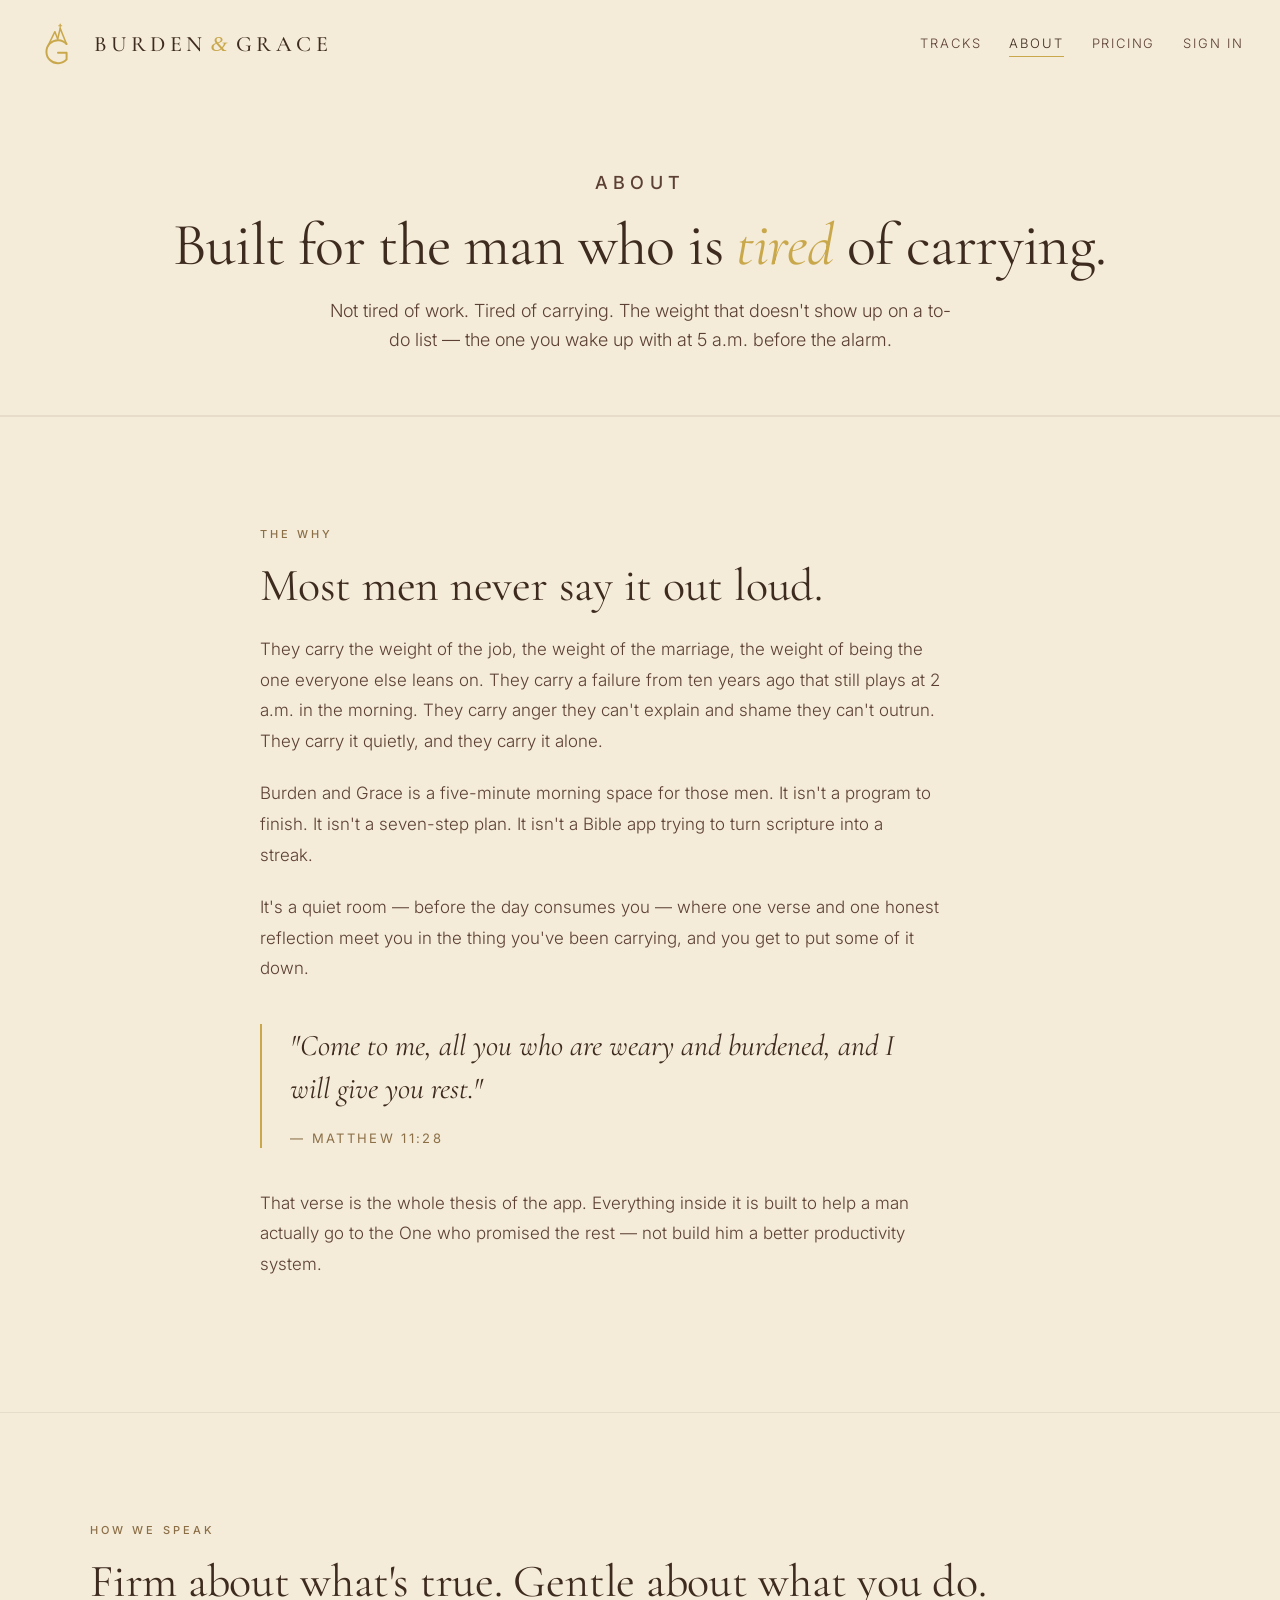
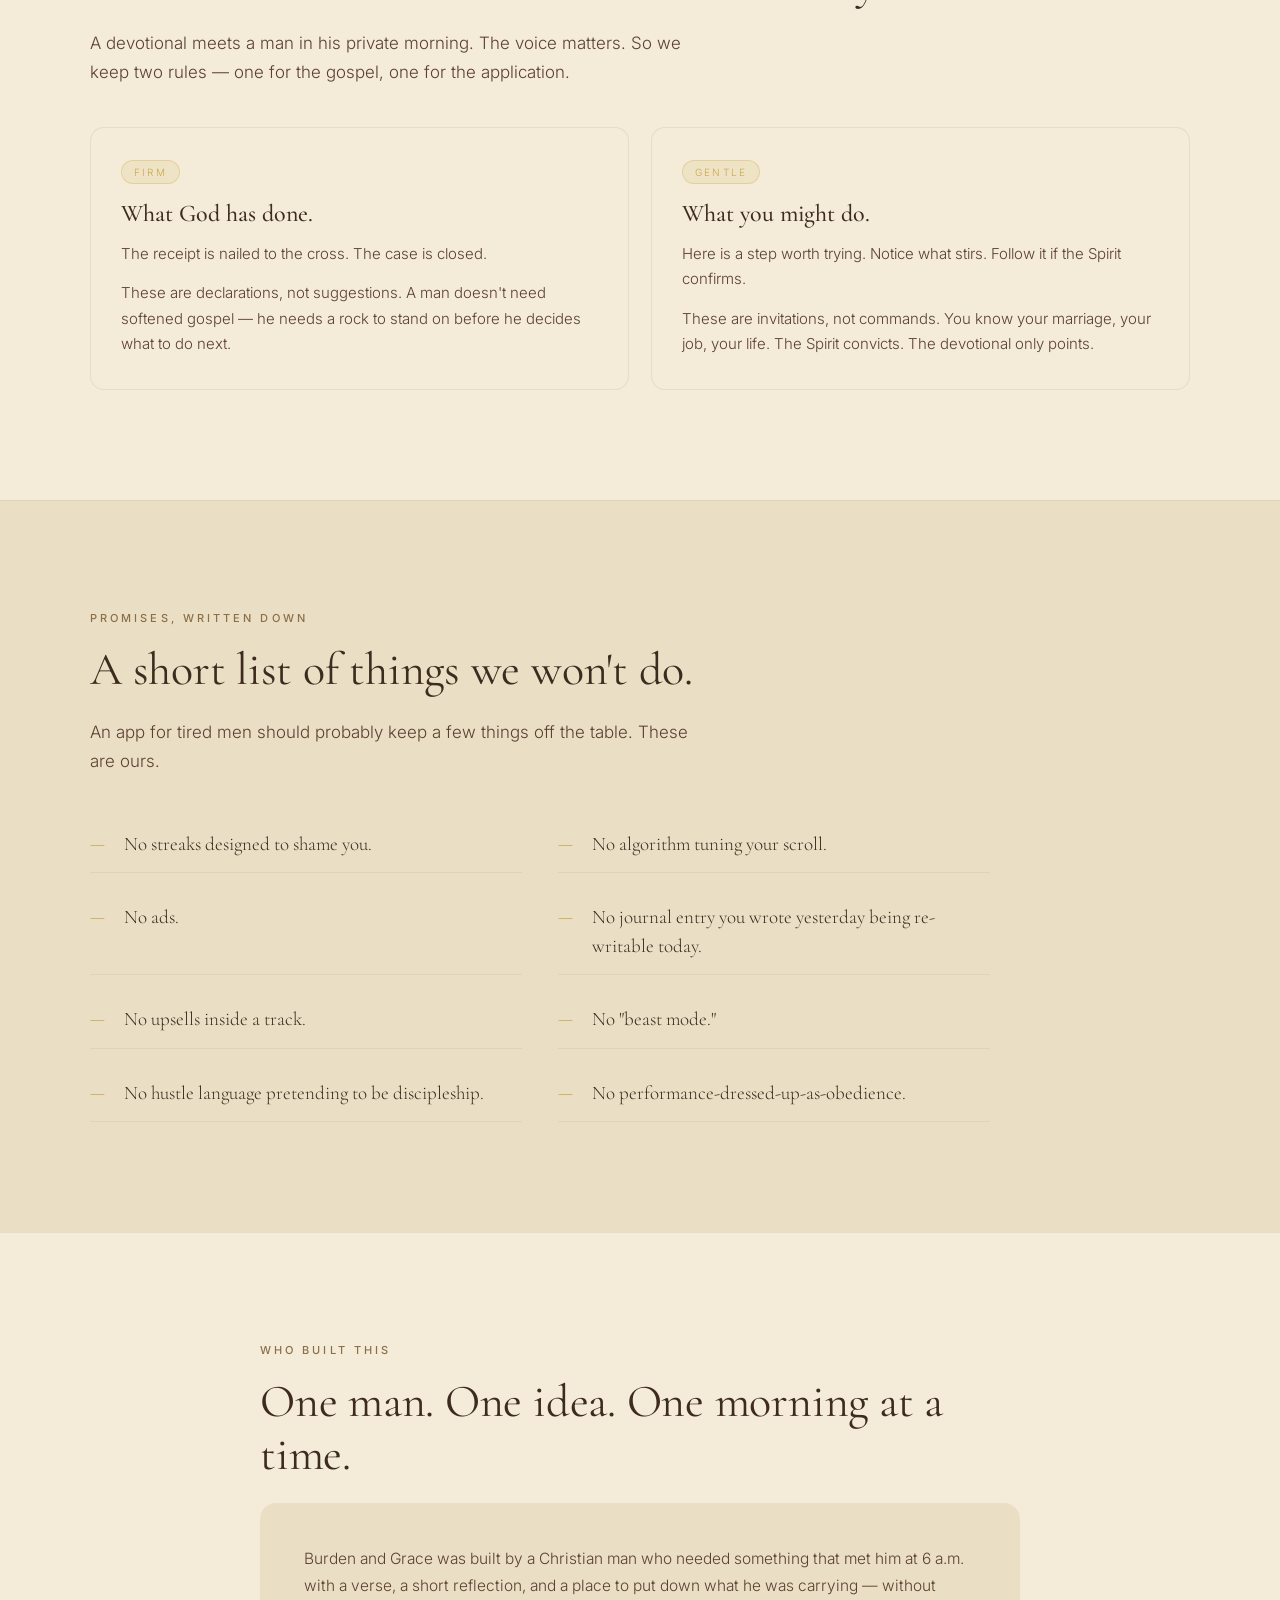
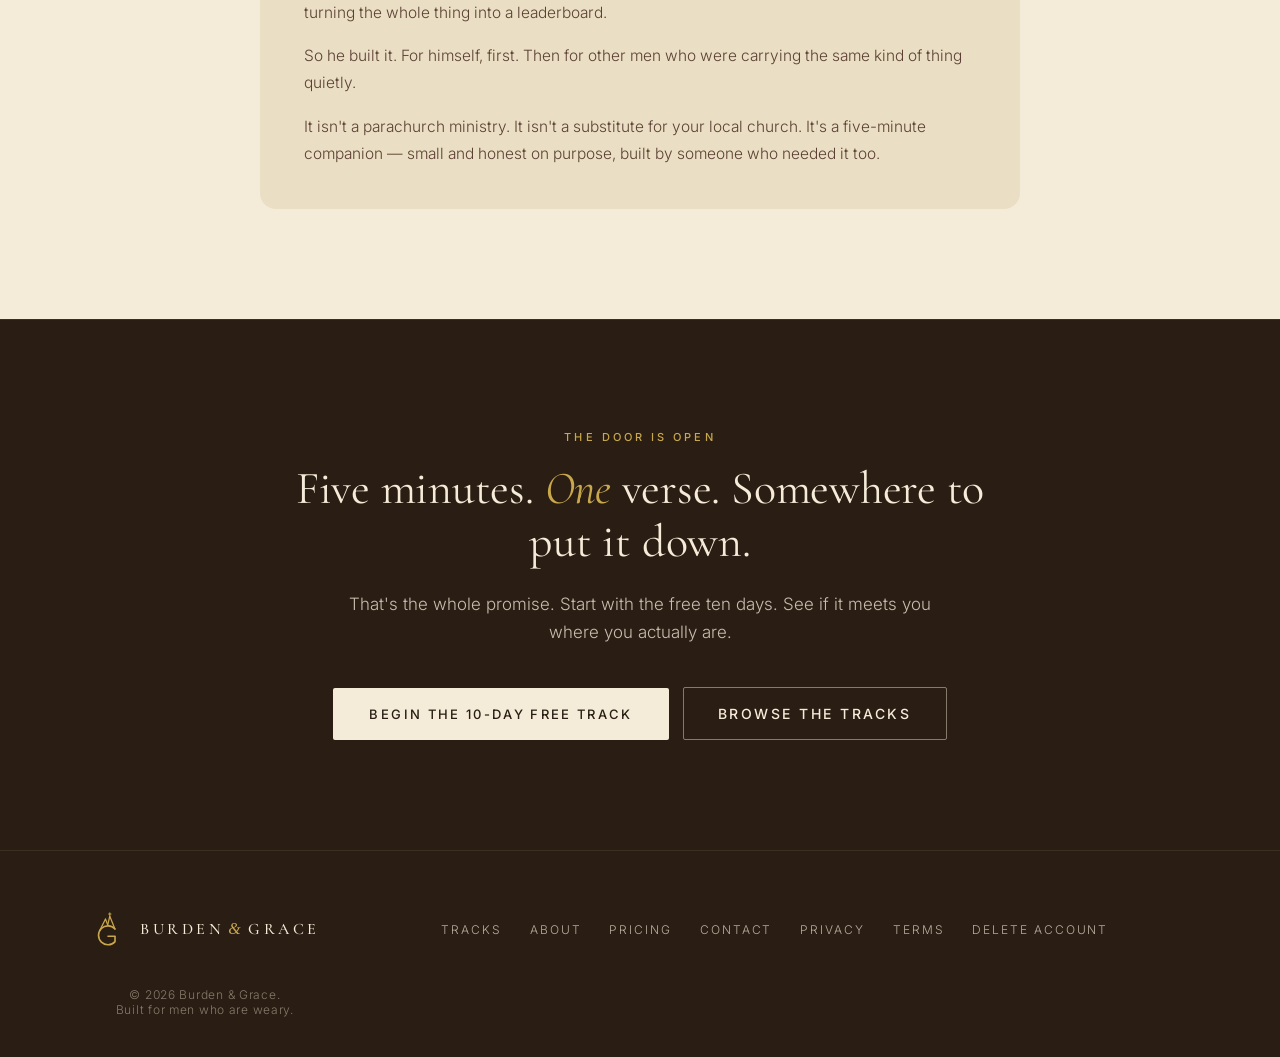
<file: about.html>
<!DOCTYPE html>
<html lang="en">
<head>
<meta charset="UTF-8" />
<meta name="viewport" content="width=device-width, initial-scale=1.0" />
<title>About Burden &amp; Grace — A Christian Devotional App Built on Matthew 11:28</title>
<meta name="description" content="Burden &amp; Grace is a five-minute morning devotional for Christian men, built on Matthew 11:28. A quiet room, a Bible, and a place to put down what's been weighing on you.">
<meta name="keywords" content="about Burden and Grace, Christian devotional app for men, Matthew 11:28 app, men's devotional why">
<meta name="robots" content="index, follow, max-snippet:-1, max-image-preview:large">
<link rel="canonical" href="https://burdenandgrace.com/about.html">
<!-- Open Graph -->
<meta property="og:type" content="website">
<meta property="og:site_name" content="Burden &amp; Grace">
<meta property="og:title" content="About Burden &amp; Grace — A Christian Devotional Built on Matthew 11:28">
<meta property="og:description" content="Five minutes a morning. One verse. A journal that won't shame you. Built for Christian men who are tired of carrying.">
<meta property="og:url" content="https://burdenandgrace.com/about.html">
<meta property="og:image" content="https://burdenandgrace.com/og-image.png">
<meta property="og:image:width" content="1200">
<meta property="og:image:height" content="630">
<meta property="og:locale" content="en_US">
<!-- Twitter -->
<meta name="twitter:card" content="summary_large_image">
<meta name="twitter:title" content="About Burden &amp; Grace — A Christian Devotional Built on Matthew 11:28">
<meta name="twitter:description" content="Why Burden &amp; Grace exists, who it's for, and how it's different from the usual Christian app.">
<meta name="twitter:image" content="https://burdenandgrace.com/og-image.png">
<meta name="theme-color" content="#F4EAD5">
<link rel="icon" type="image/svg+xml" href="favicon.svg">
<link rel="preconnect" href="https://fonts.googleapis.com">
<link rel="preconnect" href="https://fonts.gstatic.com" crossorigin>
<link href="https://fonts.googleapis.com/css2?family=Cormorant+Garamond:ital,wght@0,400;0,500;0,600;1,400&family=Inter:wght@300;400;500;600&display=swap" rel="stylesheet">
<link rel="stylesheet" href="site.css?v=4">
<script src="waitlist.js" defer></script>
<style>
  /* ===== About-page narrative ===== */
  .prose h2 {
    max-width: 720px;
  }
  .prose p:not(.eyebrow) {
    font-size: 17px;
    line-height: 1.8;
    color: var(--coffee-soft);
    margin: 0 0 22px;
    max-width: 680px;
  }
  .pull {
    font-family: "Cormorant Garamond", Georgia, serif;
    font-style: italic;
    font-weight: 400;
    font-size: clamp(22px, 2.8vw, 30px);
    line-height: 1.45;
    color: var(--coffee);
    border-left: 2px solid var(--gold);
    padding-left: 28px;
    margin: 40px 0;
    max-width: 680px;
  }
  /* ===== Voice principle cards ===== */
  .voice-grid {
    display: grid;
    grid-template-columns: 1fr 1fr;
    gap: 22px;
    margin-top: 10px;
  }
  .voice-card {
    background: var(--cream);
    border: 1px solid rgba(62,43,31,0.08);
    border-radius: 14px;
    padding: 32px 30px;
  }
  .voice-card .tag {
    display: inline-block;
    font-family: "Inter", sans-serif;
    font-size: 10px;
    letter-spacing: 0.22em;
    text-transform: uppercase;
    color: var(--gold);
    background: rgba(201,168,76,0.12);
    border: 1px solid rgba(201,168,76,0.35);
    border-radius: 999px;
    padding: 5px 12px;
    margin-bottom: 16px;
  }
  .voice-card h3 {
    font-family: "Cormorant Garamond", Georgia, serif;
    font-weight: 500;
    font-size: 24px;
    color: var(--coffee);
    margin: 0 0 12px;
    line-height: 1.2;
  }
  .voice-card p {
    font-size: 15px;
    line-height: 1.7;
    color: var(--coffee-soft);
    margin: 0 0 14px;
  }
  .voice-card p:last-child { margin-bottom: 0; }
  .voice-card em {
    font-style: italic;
    color: var(--coffee);
  }
  /* ===== Promises list ===== */
  .promises {
    display: grid;
    grid-template-columns: 1fr 1fr;
    gap: 16px 36px;
    margin-top: 10px;
    max-width: 900px;
  }
  .promise {
    font-family: "Cormorant Garamond", Georgia, serif;
    font-size: 19px;
    line-height: 1.5;
    color: var(--coffee);
    display: flex;
    gap: 14px;
    padding: 14px 0;
    border-bottom: 1px solid rgba(62,43,31,0.06);
  }
  .promise .mark {
    color: var(--gold);
    font-size: 18px;
    font-weight: 500;
    flex-shrink: 0;
    width: 20px;
  }
  /* ===== Built-by card ===== */
  .builder {
    background: var(--cream-deep);
    border-radius: 16px;
    padding: 42px 44px;
    max-width: 780px;
  }
  .builder h3 {
    font-family: "Cormorant Garamond", Georgia, serif;
    font-weight: 500;
    font-size: 26px;
    color: var(--coffee);
    margin: 0 0 14px;
  }
  .builder p {
    font-size: 15.5px;
    line-height: 1.75;
    color: var(--coffee-soft);
    margin: 0 0 16px;
  }
  .builder p:last-child { margin-bottom: 0; }
  @media (max-width: 900px) {
    .voice-grid { grid-template-columns: 1fr; gap: 16px; }
    .promises { grid-template-columns: 1fr; gap: 0; }
    .builder { padding: 32px 28px; }
  }
</style>
<!-- ============ JSON-LD STRUCTURED DATA ============ -->
<!-- AboutPage describes the "why" of the product. This helps AI answer
     engines when someone asks "what is Burden and Grace / who made it /
     why was it made" — they pull the description straight from here. -->
<script type="application/ld+json">
{
  "@context": "https://schema.org",
  "@type": "AboutPage",
  "@id": "https://burdenandgrace.com/about.html#page",
  "url": "https://burdenandgrace.com/about.html",
  "name": "About Burden & Grace",
  "description": "Burden & Grace is a Christian devotional app for men, built around Matthew 11:28: 'Come to me, all you who are weary and burdened, and I will give you rest.' It pairs a short daily devotional with a clean Bible reader and an append-only journal — a five-minute morning companion for men who are tired of carrying.",
  "inLanguage": "en-US",
  "isPartOf": { "@id": "https://burdenandgrace.com/#website" },
  "mainEntity": { "@id": "https://burdenandgrace.com/#organization" },
  "mentions": [
    {
      "@type": "Quotation",
      "text": "Come to me, all you who are weary and burdened, and I will give you rest.",
      "spokenByCharacter": "Jesus of Nazareth",
      "citation": "Matthew 11:28"
    }
  ]
}
</script>
</head>
<body>
<nav class="site-nav">
  <a class="brand" href="index.html">
    <svg class="brand-mark" viewBox="0 0 400 400" aria-hidden="true">
      <g stroke="#C9A84C" fill="none" stroke-linejoin="round" stroke-linecap="round">
        <path d="M 108 218 L 172 88 L 197 155" stroke-width="14"/>
        <path d="M 197 155 L 220 58 L 277 200" stroke-width="14"/>
        <line x1="220" y1="20" x2="220" y2="62" stroke-width="11"/>
        <line x1="207" y1="34" x2="233" y2="34" stroke-width="11"/>
      </g>
      <g transform="translate(60 130)">
        <path d="M 218 70 A 105 105 0 1 0 218 210 L 218 150 L 140 150" stroke="#C9A84C" stroke-width="18" fill="none" stroke-linecap="round" stroke-linejoin="round"/>
      </g>
    </svg>
    <span class="brand-word">BURDEN<span class="amp">&amp;</span>GRACE</span>
  </a>
  <button class="nav-toggle" aria-label="Open menu" aria-expanded="false" aria-controls="nav-links">
    <svg class="icon-open" viewBox="0 0 24 24" fill="none" stroke="currentColor" stroke-width="2" stroke-linecap="round" aria-hidden="true">
      <line x1="4" y1="7" x2="20" y2="7"/><line x1="4" y1="12" x2="20" y2="12"/><line x1="4" y1="17" x2="20" y2="17"/>
    </svg>
    <svg class="icon-close" viewBox="0 0 24 24" fill="none" stroke="currentColor" stroke-width="2" stroke-linecap="round" aria-hidden="true">
      <line x1="6" y1="6" x2="18" y2="18"/><line x1="18" y1="6" x2="6" y2="18"/>
    </svg>
  </button>
  <div class="nav-links" id="nav-links">
    <a href="tracks.html">Tracks</a>
    <a href="about.html" aria-current="page">About</a>
    <a href="pricing.html">Pricing</a>
    <a href="#" data-waitlist="sign_in">Sign in</a>
  </div>
</nav>
<!-- ============ PAGE HERO ============ -->
<header class="page-hero">
  <p class="eyebrow">About</p>
  <h1>Built for the man who is <em>tired</em> of carrying.</h1>
  <p>Not tired of work. Tired of carrying. The weight that doesn't show up on a to-do list — the one you wake up with at 5 a.m. before the alarm.</p>
</header>
<!-- ============ THE WHY ============ -->
<section class="block prose">
  <div class="container narrow">
    <p class="eyebrow">The why</p>
    <h2>Most men never say it out loud.</h2>
    <p>They carry the weight of the job, the weight of the marriage, the weight of being the one everyone else leans on. They carry a failure from ten years ago that still plays at 2 a.m. in the morning. They carry anger they can't explain and shame they can't outrun. They carry it quietly, and they carry it alone.</p>
    <p>Burden and Grace is a five-minute morning space for those men. It isn't a program to finish. It isn't a seven-step plan. It isn't a Bible app trying to turn scripture into a streak.</p>
    <p>It's a quiet room — before the day consumes you — where one verse and one honest reflection meet you in the thing you've been carrying, and you get to put some of it down.</p>
    <blockquote class="pull">
      "Come to me, all you who are weary and burdened, and I will give you rest."
      <br/><span style="font-size: 13px; font-style: normal; letter-spacing: 0.18em; text-transform: uppercase; color: var(--bronze); display: block; margin-top: 18px; font-family: 'Inter', sans-serif;">&mdash; Matthew 11:28</span>
    </blockquote>
    <p>That verse is the whole thesis of the app. Everything inside it is built to help a man actually go to the One who promised the rest — not build him a better productivity system.</p>
  </div>
</section>
<!-- ============ VOICE PRINCIPLE ============ -->
<section class="block">
  <div class="container">
    <p class="eyebrow">How we speak</p>
    <h2>Firm about what's true. Gentle about what you do.</h2>
    <p class="lead">A devotional meets a man in his private morning. The voice matters. So we keep two rules — one for the gospel, one for the application.</p>
    <div class="voice-grid">
      <div class="voice-card">
        <span class="tag">Firm</span>
        <h3>What God has done.</h3>
        <p>The receipt is nailed to the cross. The case is closed.</p>
        <p>These are declarations, not suggestions. A man doesn't need softened gospel — he needs a rock to stand on before he decides what to do next.</p>
      </div>
      <div class="voice-card">
        <span class="tag">Gentle</span>
        <h3>What you might do.</h3>
        <p>Here is a step worth trying. Notice what stirs. Follow it if the Spirit confirms.</p>
        <p>These are invitations, not commands. You know your marriage, your job, your life. The Spirit convicts. The devotional only points.</p>
      </div>
    </div>
  </div>
</section>
<!-- ============ WHAT WE WON'T DO ============ -->
<section class="block alt">
  <div class="container">
    <p class="eyebrow">Promises, written down</p>
    <h2>A short list of things we won't do.</h2>
    <p class="lead">An app for tired men should probably keep a few things off the table. These are ours.</p>
    <div class="promises">
      <div class="promise"><span class="mark">&mdash;</span>No streaks designed to shame you.</div>
      <div class="promise"><span class="mark">&mdash;</span>No algorithm tuning your scroll.</div>
      <div class="promise"><span class="mark">&mdash;</span>No ads.</div>
      <div class="promise"><span class="mark">&mdash;</span>No journal entry you wrote yesterday being re-writable today.</div>
      <div class="promise"><span class="mark">&mdash;</span>No upsells inside a track.</div>
      <div class="promise"><span class="mark">&mdash;</span>No "beast mode."</div>
      <div class="promise"><span class="mark">&mdash;</span>No hustle language pretending to be discipleship.</div>
      <div class="promise"><span class="mark">&mdash;</span>No performance-dressed-up-as-obedience.</div>
    </div>
  </div>
</section>
<!-- ============ WHO BUILT THIS ============ -->
<section class="block">
  <div class="container narrow">
    <p class="eyebrow">Who built this</p>
    <h2>One man. One idea. One morning at a time.</h2>
    <div class="builder">
      <p>Burden and Grace was built by a Christian man who needed something that met him at 6 a.m. with a verse, a short reflection, and a place to put down what he was carrying — without turning the whole thing into a leaderboard.</p>
      <p>So he built it. For himself, first. Then for other men who were carrying the same kind of thing quietly.</p>
      <p>It isn't a parachurch ministry. It isn't a substitute for your local church. It's a five-minute companion — small and honest on purpose, built by someone who needed it too.</p>
    </div>
  </div>
</section>
<!-- ============ CLOSING ============ -->
<section class="block dark center">
  <div class="container narrow">
    <p class="eyebrow">The door is open</p>
    <h2>Five minutes. <em>One</em> verse. Somewhere to put it down.</h2>
    <p class="lead">That's the whole promise. Start with the free ten days. See if it meets you where you actually are.</p>
    <div class="cta-row" style="justify-content: center;">
      <a class="cta large" href="#" data-waitlist="free_track">Begin the 10-day free track</a>
      <a class="cta secondary" href="tracks.html">Browse the tracks</a>
    </div>
  </div>
</section>
<!-- ============ FOOTER ============ -->
<footer class="site-footer">
  <div class="container">
    <a class="foot-brand" href="index.html">
      <svg class="brand-mark" viewBox="0 0 400 400" aria-hidden="true">
        <g stroke="#C9A84C" fill="none" stroke-linejoin="round" stroke-linecap="round">
          <path d="M 108 218 L 172 88 L 197 155" stroke-width="14"/>
          <path d="M 197 155 L 220 58 L 277 200" stroke-width="14"/>
          <line x1="220" y1="20" x2="220" y2="62" stroke-width="11"/>
          <line x1="207" y1="34" x2="233" y2="34" stroke-width="11"/>
        </g>
        <g transform="translate(60 130)">
          <path d="M 218 70 A 105 105 0 1 0 218 210 L 218 150 L 140 150" stroke="#C9A84C" stroke-width="18" fill="none" stroke-linecap="round" stroke-linejoin="round"/>
        </g>
      </svg>
      <span class="brand-word">BURDEN<span class="amp">&amp;</span>GRACE</span>
    </a>
    <div class="foot-links">
      <a href="tracks.html">Tracks</a>
      <a href="about.html">About</a>
      <a href="pricing.html">Pricing</a>
      <a href="mailto:support@burdenandgrace.com">Contact</a>
      <a href="privacy.html">Privacy</a>
      <a href="terms.html">Terms</a>
      <a href="delete-account.html">Delete Account</a>
    </div>
    <p class="foot-copy">&copy; 2026 Burden &amp; Grace.<br/>Built for men who are weary.</p>
  </div>
</footer>
<script src="site.js" defer></script>
</body>
</html>
</file>
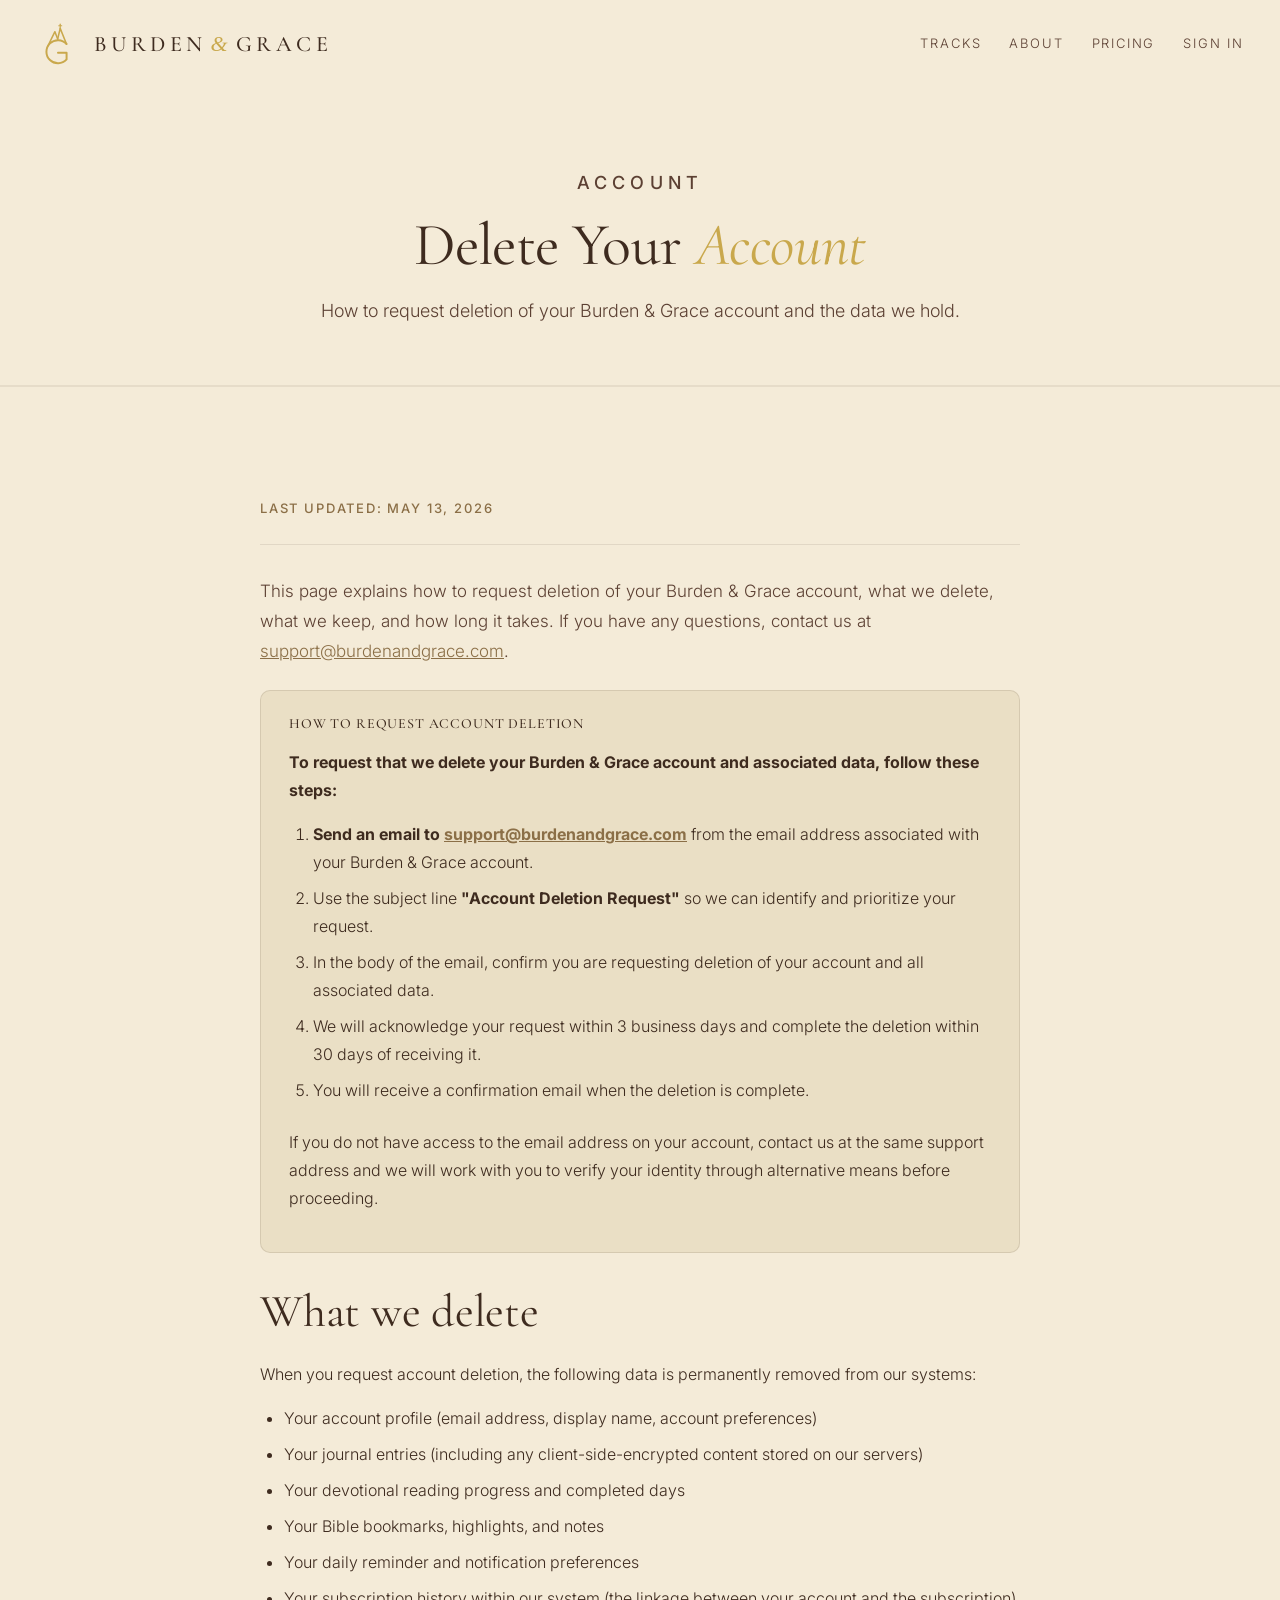
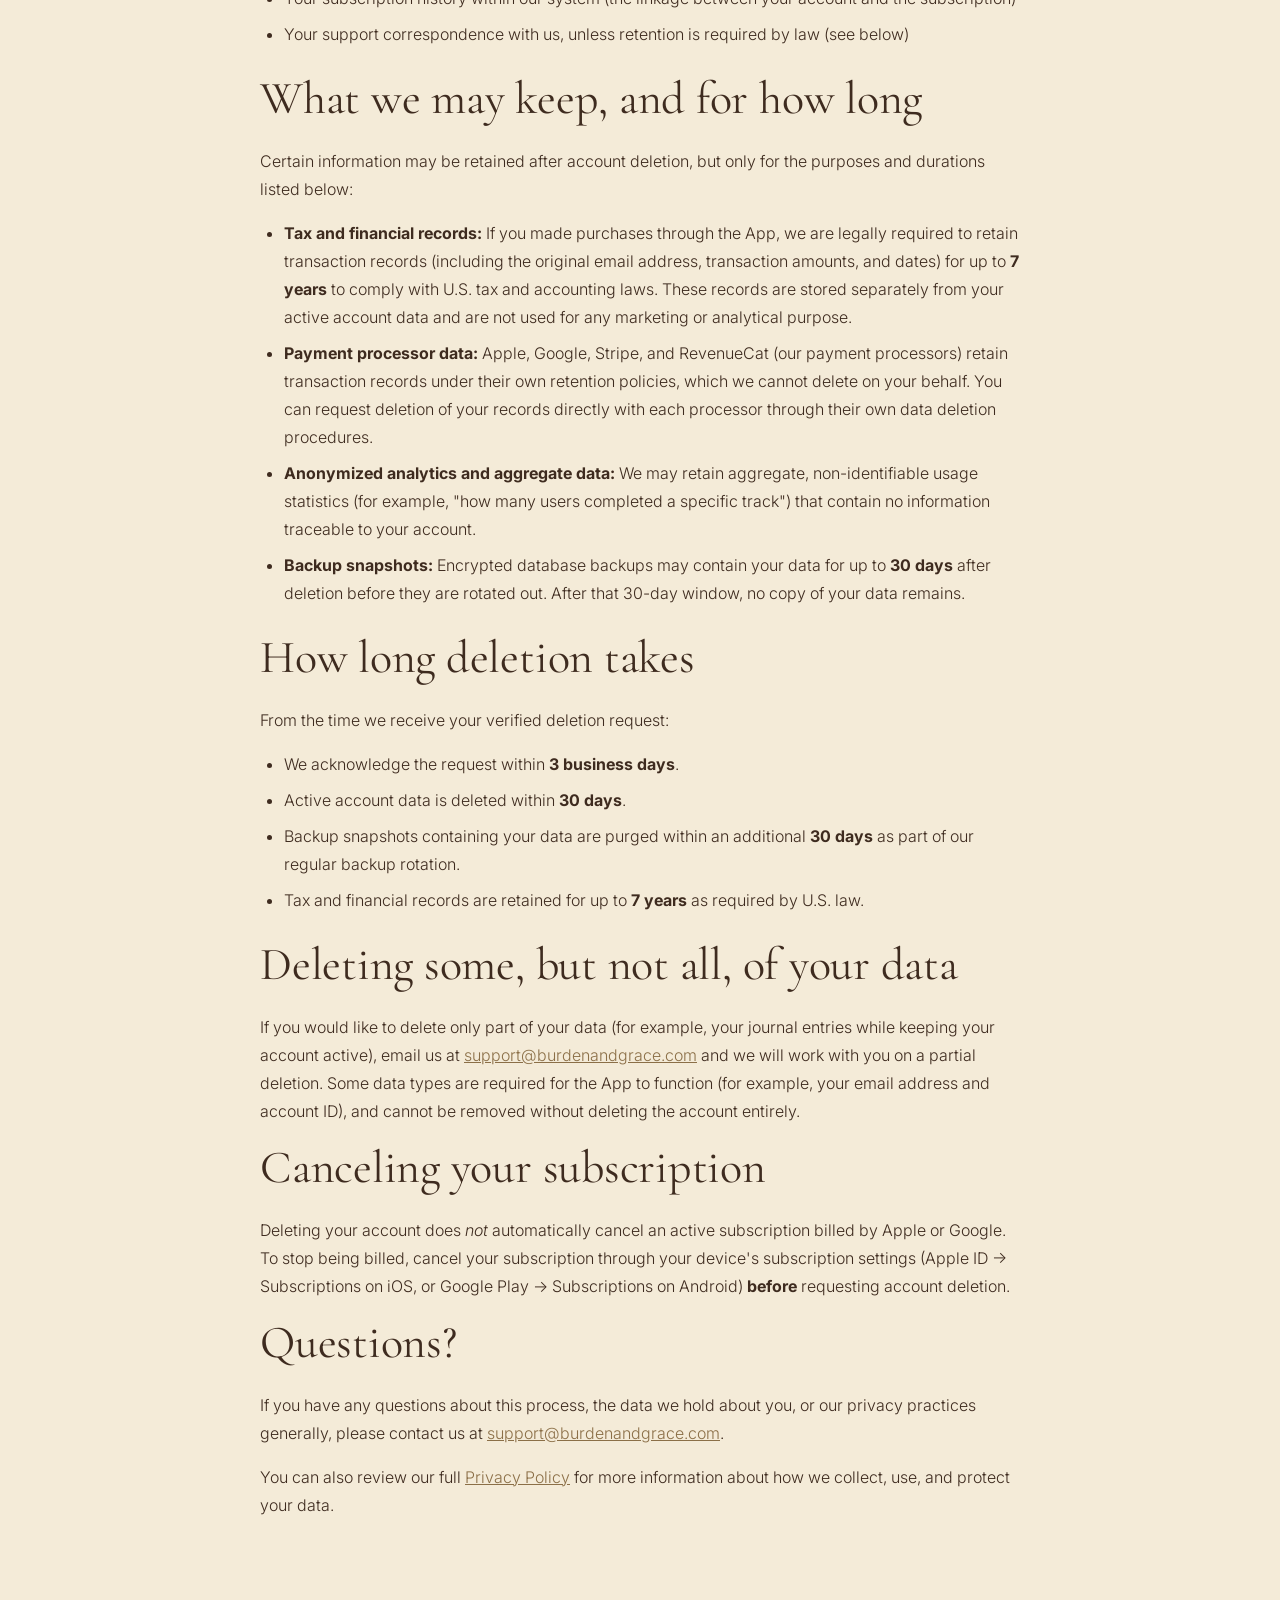
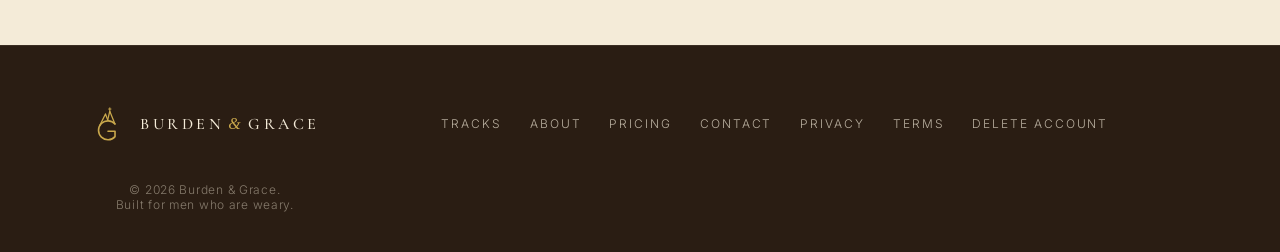
<file: delete-account.html>
<!DOCTYPE html>
<html lang="en">
<head>
<meta charset="UTF-8" />
<meta name="viewport" content="width=device-width, initial-scale=1.0" />
<title>Delete Your Account — Burden &amp; Grace</title>
<meta name="description" content="How to request deletion of your Burden & Grace account and associated data, including what is deleted, what is kept, and how long it takes.">
<meta name="robots" content="index, follow">
<link rel="canonical" href="https://burdenandgrace.com/delete-account.html">
<meta property="og:type" content="article">
<meta property="og:site_name" content="Burden &amp; Grace">
<meta property="og:title" content="Delete Your Account — Burden &amp; Grace">
<meta property="og:description" content="How to request deletion of your Burden & Grace account and associated data.">
<meta property="og:url" content="https://burdenandgrace.com/delete-account.html">
<meta property="og:image" content="https://burdenandgrace.com/og-image.png">
<meta name="twitter:card" content="summary">
<meta name="theme-color" content="#F4EAD5">
<link rel="icon" type="image/svg+xml" href="favicon.svg">
<link rel="preconnect" href="https://fonts.googleapis.com">
<link rel="preconnect" href="https://fonts.gstatic.com" crossorigin>
<link href="https://fonts.googleapis.com/css2?family=Cormorant+Garamond:ital,wght@0,400;0,500;0,600;1,400&family=Inter:wght@300;400;500;600&display=swap" rel="stylesheet">
<link rel="stylesheet" href="site.css">
<style>
  /* ===== Legal page type — match privacy.html ===== */
  .legal .effective {
    font-size: 13px;
    letter-spacing: 0.14em;
    text-transform: uppercase;
    color: var(--bronze);
    font-weight: 500;
    margin: 0 0 32px;
    padding-bottom: 24px;
    border-bottom: 1px solid rgba(62,43,31,0.10);
  }
  .legal .intro {
    font-size: 17px;
    line-height: 1.75;
    color: var(--coffee-soft);
    margin: 0 0 12px;
  }
  .legal h2 {
    font-family: "Cormorant Garamond", Georgia, serif;
    font-weight: 500;
    font-size: 26px;
    line-height: 1.3;
    color: var(--coffee);
    margin: 48px 0 16px;
    letter-spacing: -0.005em;
  }
  .legal h3 {
    font-family: "Inter", sans-serif;
    font-weight: 600;
    font-size: 14px;
    letter-spacing: 0.06em;
    text-transform: uppercase;
    color: var(--bronze);
    margin: 28px 0 12px;
  }
  .legal p, .legal li {
    font-size: 16px;
    line-height: 1.75;
    color: var(--coffee);
  }
  .legal ul, .legal ol {
    padding-left: 24px;
    margin: 12px 0 24px;
  }
  .legal li {
    margin-bottom: 8px;
  }
  .legal .request-box {
    background: var(--cream-deep);
    border: 1px solid rgba(62,43,31,0.12);
    border-radius: 10px;
    padding: 24px 28px;
    margin: 24px 0 32px;
  }
  .legal .request-box h3 {
    margin-top: 0;
  }
  .legal a {
    color: var(--bronze);
    text-decoration: underline;
  }
  .legal a:hover {
    color: var(--coffee);
  }
</style>
</head>
<body>

<!-- ============ NAV — matches privacy.html exactly ============ -->
<nav class="site-nav">
  <a class="brand" href="index.html">
    <svg class="brand-mark" viewBox="0 0 400 400" aria-hidden="true">
      <g stroke="#C9A84C" fill="none" stroke-linejoin="round" stroke-linecap="round">
        <path d="M 108 218 L 172 88 L 197 155" stroke-width="14"/>
        <path d="M 197 155 L 220 58 L 277 200" stroke-width="14"/>
        <line x1="220" y1="20" x2="220" y2="62" stroke-width="11"/>
        <line x1="207" y1="34" x2="233" y2="34" stroke-width="11"/>
      </g>
      <g transform="translate(60 130)">
        <path d="M 218 70 A 105 105 0 1 0 218 210 L 218 150 L 140 150" stroke="#C9A84C" stroke-width="18" fill="none" stroke-linecap="round" stroke-linejoin="round"/>
      </g>
    </svg>
    <span class="brand-word">BURDEN<span class="amp">&amp;</span>GRACE</span>
  </a>
  <button class="nav-toggle" aria-label="Open menu" aria-expanded="false" aria-controls="nav-links">
    <svg class="icon-open" viewBox="0 0 24 24" fill="none" stroke="currentColor" stroke-width="2" stroke-linecap="round" aria-hidden="true">
      <line x1="4" y1="7" x2="20" y2="7"/><line x1="4" y1="12" x2="20" y2="12"/><line x1="4" y1="17" x2="20" y2="17"/>
    </svg>
    <svg class="icon-close" viewBox="0 0 24 24" fill="none" stroke="currentColor" stroke-width="2" stroke-linecap="round" aria-hidden="true">
      <line x1="6" y1="6" x2="18" y2="18"/><line x1="18" y1="6" x2="6" y2="18"/>
    </svg>
  </button>
  <div class="nav-links" id="nav-links">
    <a href="tracks.html">Tracks</a>
    <a href="about.html">About</a>
    <a href="pricing.html">Pricing</a>
    <a href="#">Sign in</a>
  </div>
</nav>

<!-- ============ HERO ============ -->
<header class="page-hero">
  <p class="eyebrow">Account</p>
  <h1>Delete Your <em>Account</em></h1>
  <p>How to request deletion of your Burden &amp; Grace account and the data we hold.</p>
</header>

<!-- ============ BODY ============ -->
<section class="block legal">
  <div class="container narrow">

    <p class="effective">Last Updated: May 13, 2026</p>

    <p class="intro">This page explains how to request deletion of your Burden &amp; Grace account, what we delete, what we keep, and how long it takes. If you have any questions, contact us at <a href="mailto:support@burdenandgrace.com">support@burdenandgrace.com</a>.</p>

    <!-- ===== STEPS TO REQUEST DELETION ===== -->
    <div class="request-box">
      <h3>How to request account deletion</h3>
      <p><strong>To request that we delete your Burden &amp; Grace account and associated data, follow these steps:</strong></p>
      <ol>
        <li><strong>Send an email to <a href="mailto:support@burdenandgrace.com?subject=Account%20Deletion%20Request">support@burdenandgrace.com</a></strong> from the email address associated with your Burden &amp; Grace account.</li>
        <li>Use the subject line <strong>"Account Deletion Request"</strong> so we can identify and prioritize your request.</li>
        <li>In the body of the email, confirm you are requesting deletion of your account and all associated data.</li>
        <li>We will acknowledge your request within 3 business days and complete the deletion within 30 days of receiving it.</li>
        <li>You will receive a confirmation email when the deletion is complete.</li>
      </ol>
      <p>If you do not have access to the email address on your account, contact us at the same support address and we will work with you to verify your identity through alternative means before proceeding.</p>
    </div>

    <!-- ===== WHAT IS DELETED ===== -->
    <h2>What we delete</h2>
    <p>When you request account deletion, the following data is permanently removed from our systems:</p>
    <ul>
      <li>Your account profile (email address, display name, account preferences)</li>
      <li>Your journal entries (including any client-side-encrypted content stored on our servers)</li>
      <li>Your devotional reading progress and completed days</li>
      <li>Your Bible bookmarks, highlights, and notes</li>
      <li>Your daily reminder and notification preferences</li>
      <li>Your subscription history within our system (the linkage between your account and the subscription)</li>
      <li>Your support correspondence with us, unless retention is required by law (see below)</li>
    </ul>

    <!-- ===== WHAT IS KEPT ===== -->
    <h2>What we may keep, and for how long</h2>
    <p>Certain information may be retained after account deletion, but only for the purposes and durations listed below:</p>
    <ul>
      <li><strong>Tax and financial records:</strong> If you made purchases through the App, we are legally required to retain transaction records (including the original email address, transaction amounts, and dates) for up to <strong>7 years</strong> to comply with U.S. tax and accounting laws. These records are stored separately from your active account data and are not used for any marketing or analytical purpose.</li>
      <li><strong>Payment processor data:</strong> Apple, Google, Stripe, and RevenueCat (our payment processors) retain transaction records under their own retention policies, which we cannot delete on your behalf. You can request deletion of your records directly with each processor through their own data deletion procedures.</li>
      <li><strong>Anonymized analytics and aggregate data:</strong> We may retain aggregate, non-identifiable usage statistics (for example, "how many users completed a specific track") that contain no information traceable to your account.</li>
      <li><strong>Backup snapshots:</strong> Encrypted database backups may contain your data for up to <strong>30 days</strong> after deletion before they are rotated out. After that 30-day window, no copy of your data remains.</li>
    </ul>

    <!-- ===== TIMING ===== -->
    <h2>How long deletion takes</h2>
    <p>From the time we receive your verified deletion request:</p>
    <ul>
      <li>We acknowledge the request within <strong>3 business days</strong>.</li>
      <li>Active account data is deleted within <strong>30 days</strong>.</li>
      <li>Backup snapshots containing your data are purged within an additional <strong>30 days</strong> as part of our regular backup rotation.</li>
      <li>Tax and financial records are retained for up to <strong>7 years</strong> as required by U.S. law.</li>
    </ul>

    <h2>Deleting some, but not all, of your data</h2>
    <p>If you would like to delete only part of your data (for example, your journal entries while keeping your account active), email us at <a href="mailto:support@burdenandgrace.com">support@burdenandgrace.com</a> and we will work with you on a partial deletion. Some data types are required for the App to function (for example, your email address and account ID), and cannot be removed without deleting the account entirely.</p>

    <h2>Canceling your subscription</h2>
    <p>Deleting your account does <em>not</em> automatically cancel an active subscription billed by Apple or Google. To stop being billed, cancel your subscription through your device's subscription settings (Apple ID → Subscriptions on iOS, or Google Play → Subscriptions on Android) <strong>before</strong> requesting account deletion.</p>

    <h2>Questions?</h2>
    <p>If you have any questions about this process, the data we hold about you, or our privacy practices generally, please contact us at <a href="mailto:support@burdenandgrace.com">support@burdenandgrace.com</a>.</p>
    <p>You can also review our full <a href="privacy.html">Privacy Policy</a> for more information about how we collect, use, and protect your data.</p>

  </div>
</section>

<!-- ============ FOOTER — matches privacy.html exactly ============ -->
<footer class="site-footer">
  <div class="container">
    <a class="foot-brand" href="index.html">
      <svg class="brand-mark" viewBox="0 0 400 400" aria-hidden="true">
        <g stroke="#C9A84C" fill="none" stroke-linejoin="round" stroke-linecap="round">
          <path d="M 108 218 L 172 88 L 197 155" stroke-width="14"/>
          <path d="M 197 155 L 220 58 L 277 200" stroke-width="14"/>
          <line x1="220" y1="20" x2="220" y2="62" stroke-width="11"/>
          <line x1="207" y1="34" x2="233" y2="34" stroke-width="11"/>
        </g>
        <g transform="translate(60 130)">
          <path d="M 218 70 A 105 105 0 1 0 218 210 L 218 150 L 140 150" stroke="#C9A84C" stroke-width="18" fill="none" stroke-linecap="round" stroke-linejoin="round"/>
        </g>
      </svg>
      <span class="brand-word">BURDEN<span class="amp">&amp;</span>GRACE</span>
    </a>
    <div class="foot-links">
      <a href="tracks.html">Tracks</a>
      <a href="about.html">About</a>
      <a href="pricing.html">Pricing</a>
      <a href="mailto:support@burdenandgrace.com">Contact</a>
      <a href="privacy.html">Privacy</a>
      <a href="terms.html">Terms</a>
      <a href="delete-account.html">Delete Account</a>
    </div>
    <p class="foot-copy">&copy; 2026 Burden &amp; Grace.<br/>Built for men who are weary.</p>
  </div>
</footer>

<script src="site.js" defer></script>

</body>
</html>
</file>
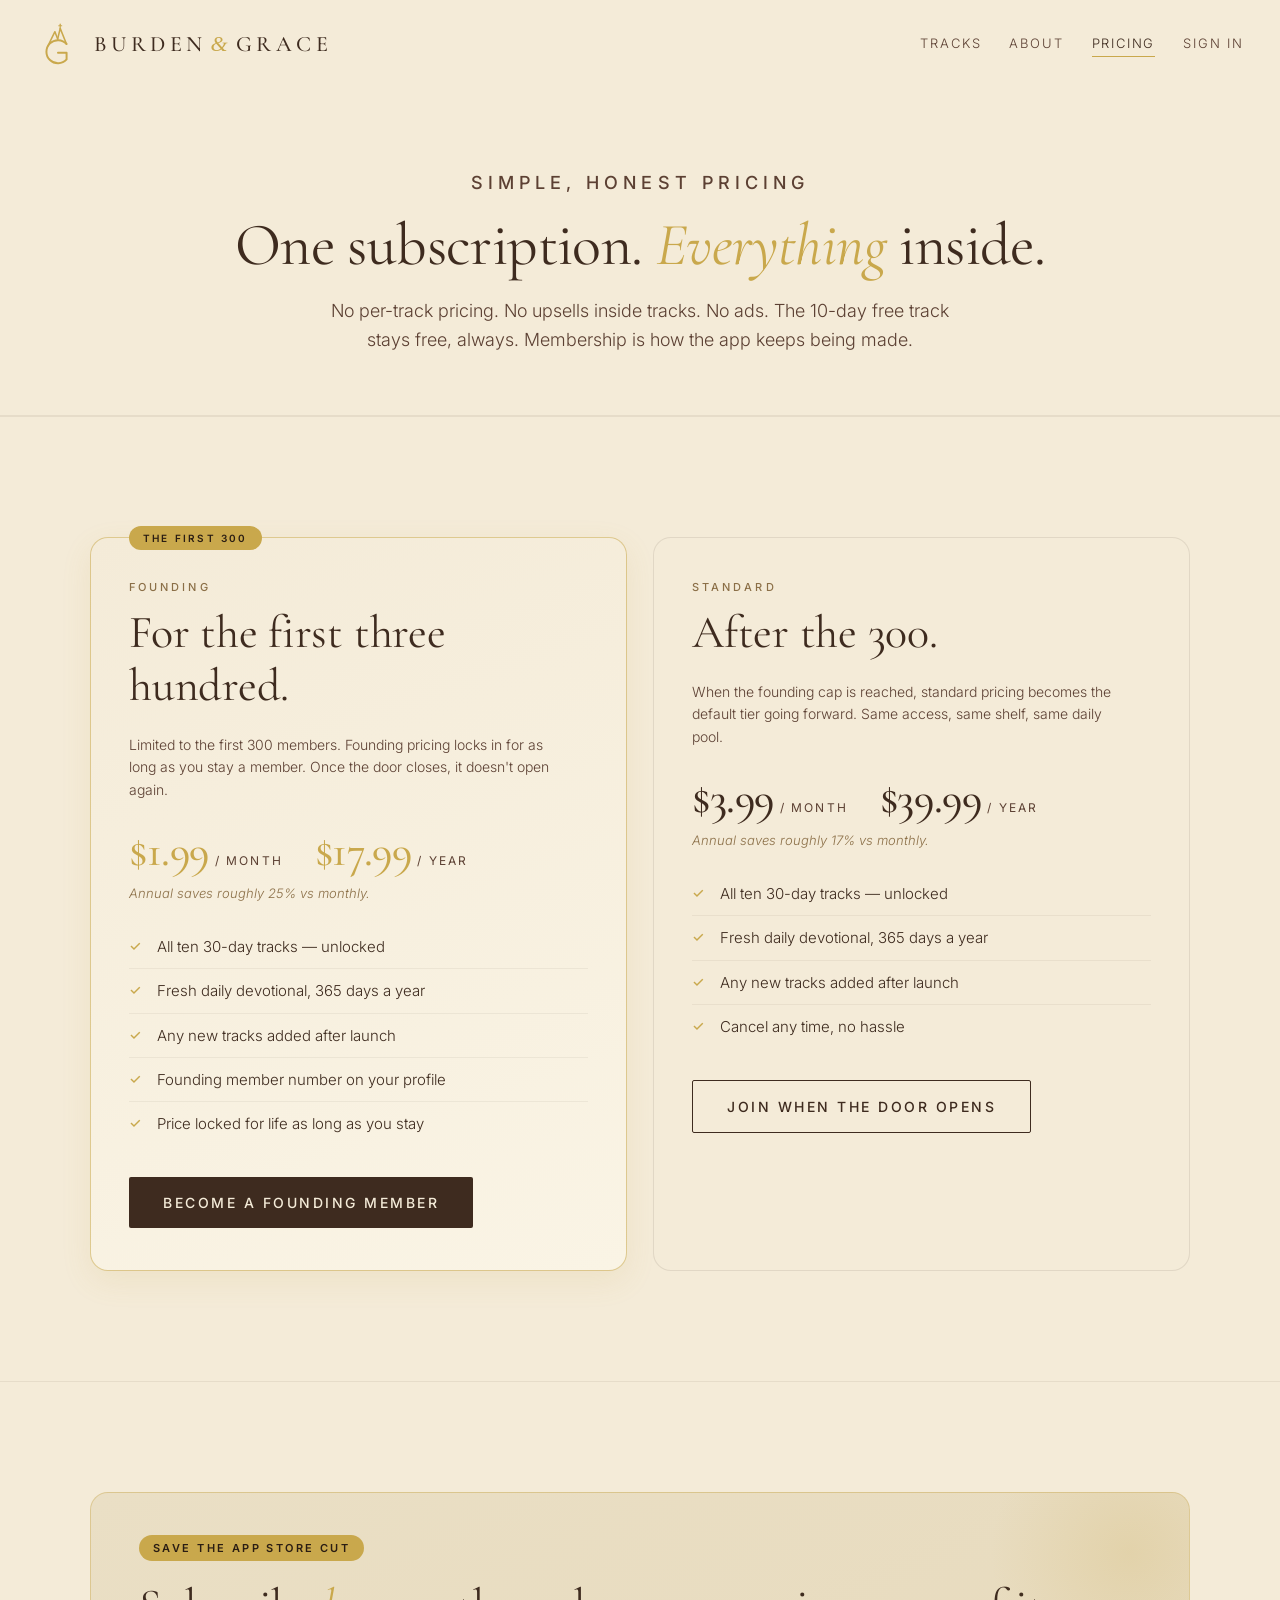
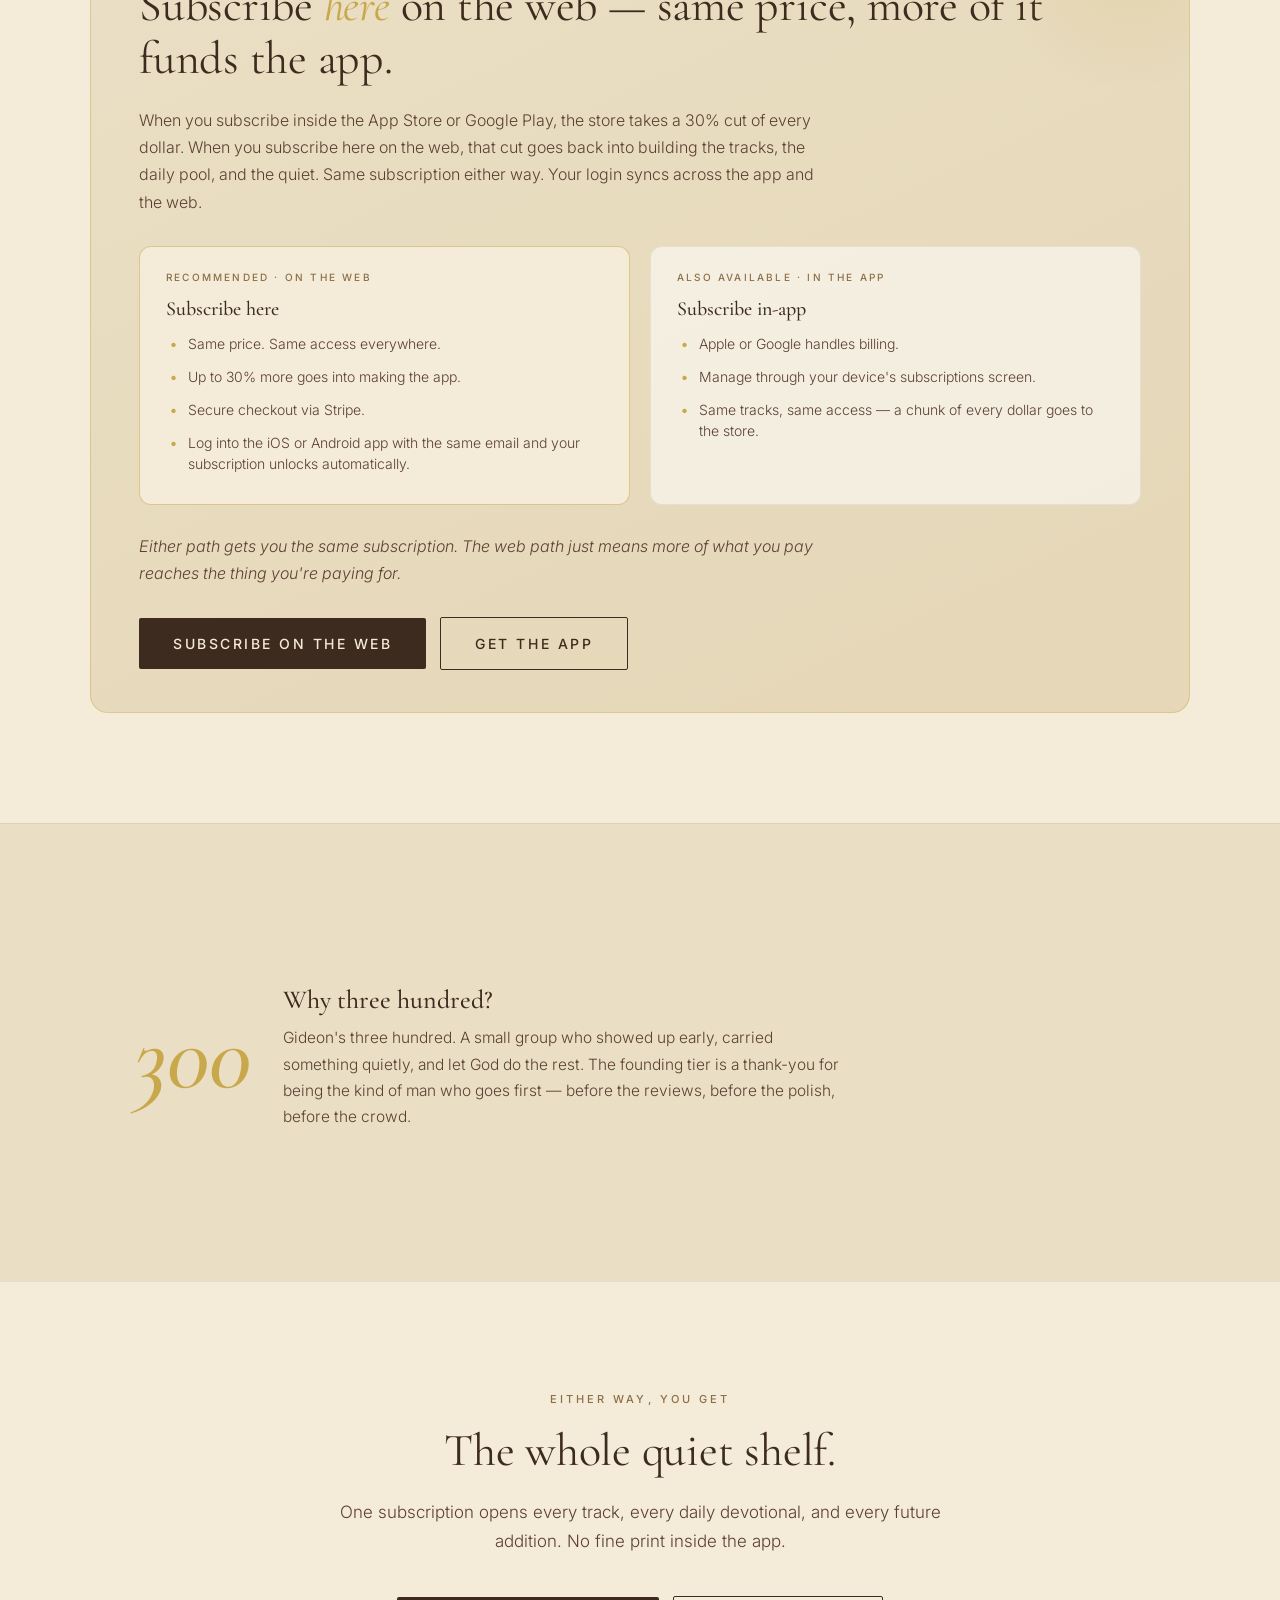
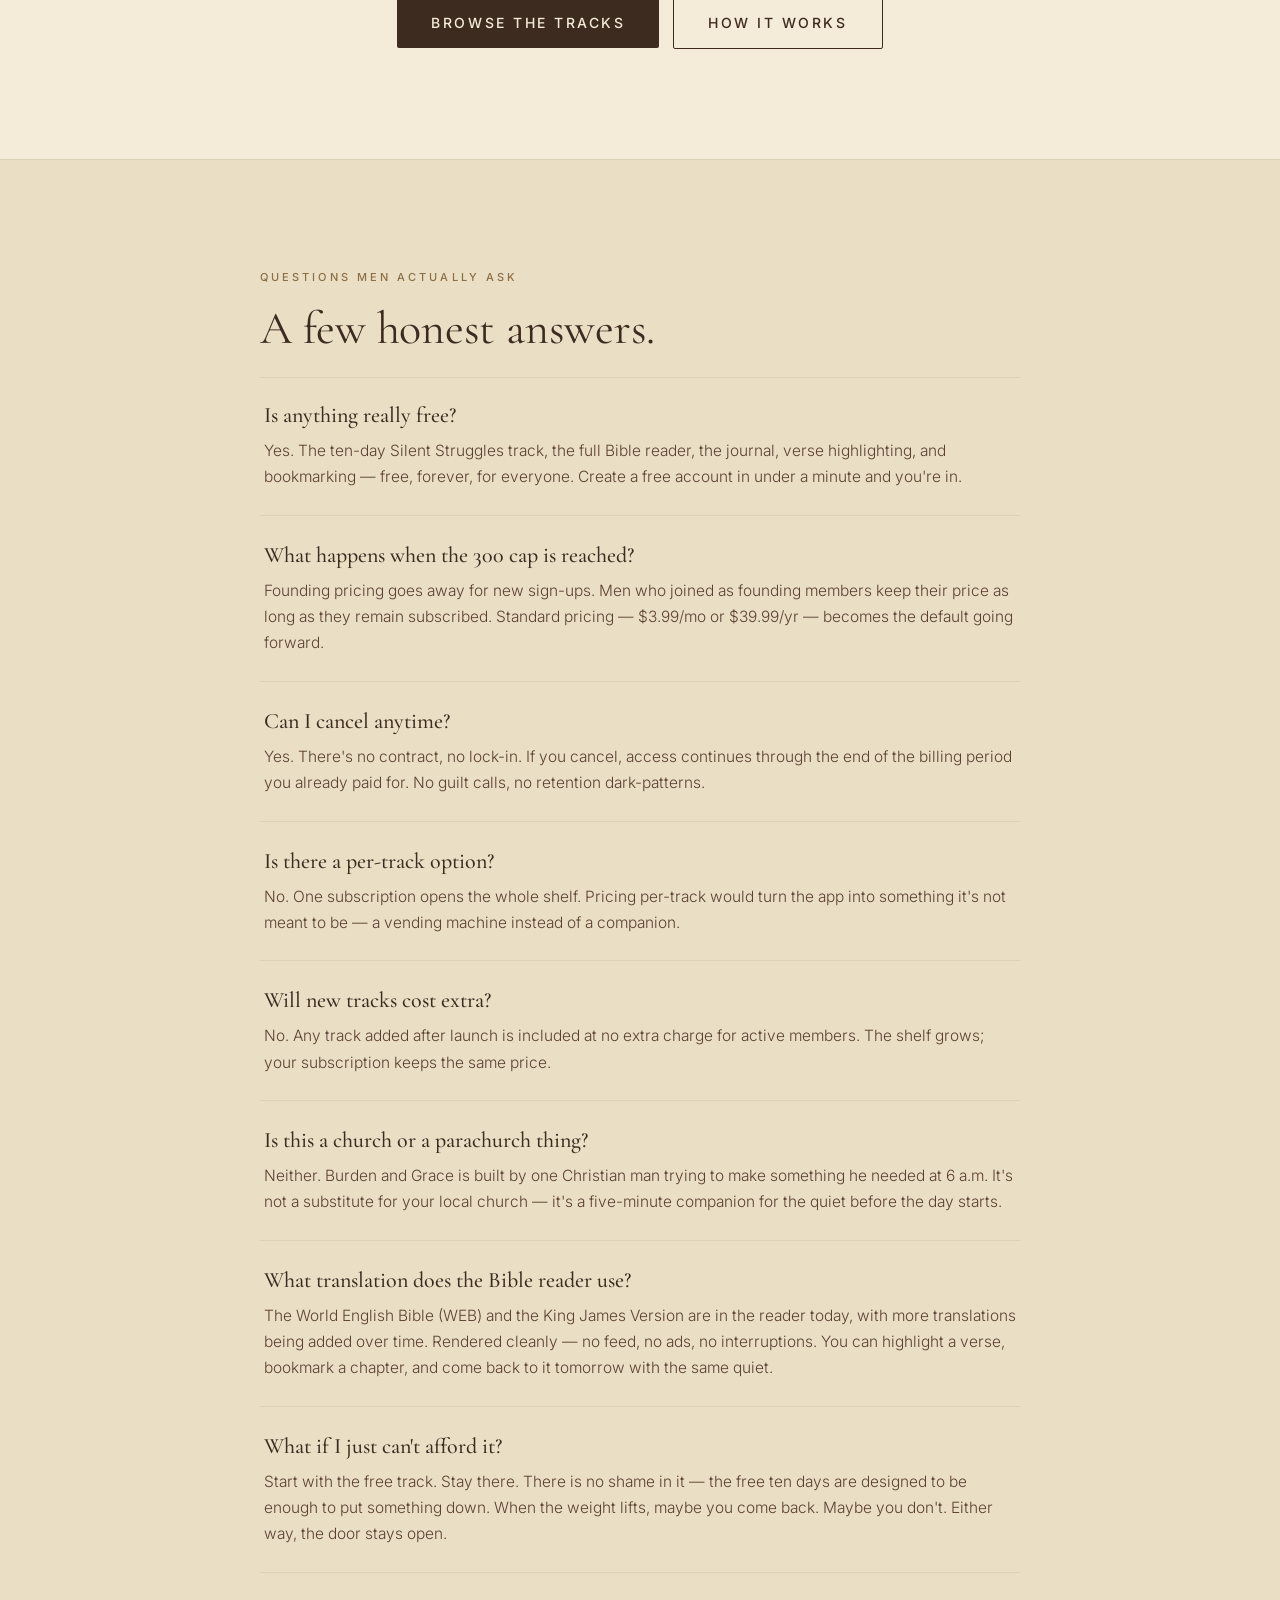
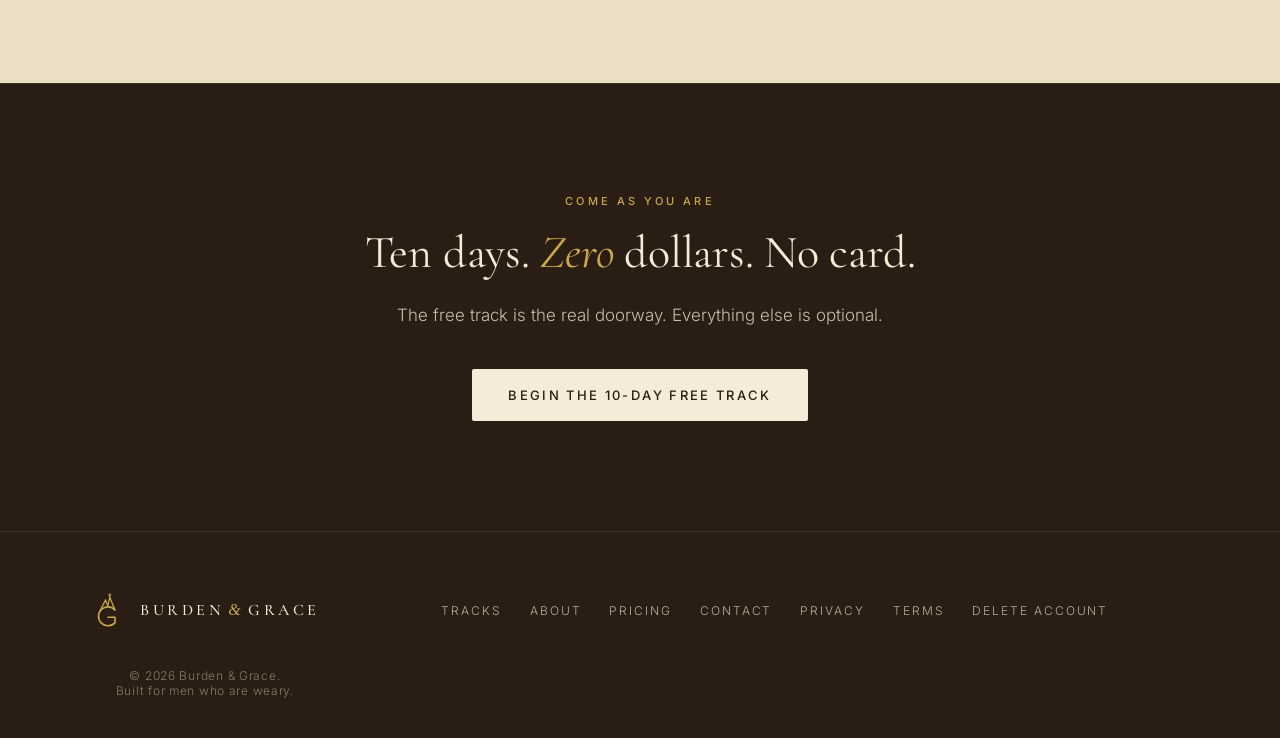
<file: pricing.html>
<!DOCTYPE html>
<html lang="en">
<head>
<meta charset="UTF-8" />
<meta name="viewport" content="width=device-width, initial-scale=1.0">
<title>Pricing — Founding Member Access for the First 300 | Burden &amp; Grace</title>
<meta name="description" content="Founding pricing for Burden &amp; Grace: $1.99/mo or $17.99/yr, locked for life, limited to the first 300 members. Standard $3.99/mo or $39.99/yr after. Free 10-day track, always free.">
<meta name="keywords" content="Burden and Grace pricing, Christian devotional app subscription, founding member pricing, men's devotional app cost">
<meta name="robots" content="index, follow, max-snippet:-1, max-image-preview:large">
<link rel="canonical" href="https://burdenandgrace.com/pricing.html">

<!-- Open Graph -->
<meta property="og:type" content="website">
<meta property="og:site_name" content="Burden &amp; Grace">
<meta property="og:title" content="Pricing — Founding Member Access for the First 300 | Burden &amp; Grace">
<meta property="og:description" content="Founding pricing ($1.99/mo or $17.99/yr) for the first 300 members, locked for life. One subscription unlocks everything.">
<meta property="og:url" content="https://burdenandgrace.com/pricing.html">
<meta property="og:image" content="https://burdenandgrace.com/og-image.png">
<meta property="og:image:width" content="1200">
<meta property="og:image:height" content="630">
<meta property="og:locale" content="en_US">

<!-- Twitter -->
<meta name="twitter:card" content="summary_large_image">
<meta name="twitter:title" content="Pricing — Founding Member Access for the First 300">
<meta name="twitter:description" content="$1.99/mo or $17.99/yr, locked for life — limited to the first 300. One subscription unlocks everything.">
<meta name="twitter:image" content="https://burdenandgrace.com/og-image.png">

<meta name="theme-color" content="#F4EAD5">

<link rel="icon" type="image/svg+xml" href="favicon.svg">
<link rel="preconnect" href="https://fonts.googleapis.com">
<link rel="preconnect" href="https://fonts.gstatic.com" crossorigin>
<link href="https://fonts.googleapis.com/css2?family=Cormorant+Garamond:ital,wght@0,400;0,500;0,600;1,400&family=Inter:wght@300;400;500;600&display=swap" rel="stylesheet">
<link rel="stylesheet" href="site.css?v=4">
<script src="waitlist.js" defer></script>
<style>
  /* ===== Tier grid ===== */
  .tier-grid {
    display: grid;
    grid-template-columns: 1fr 1fr;
    gap: 26px;
    margin-top: 10px;
  }
  .tier {
    position: relative;
    background: var(--cream);
    border: 1px solid rgba(62,43,31,0.1);
    border-radius: 18px;
    padding: 42px 38px;
    display: flex;
    flex-direction: column;
  }
  .tier.founding {
    border-color: rgba(201,168,76,0.55);
    background: linear-gradient(160deg, var(--cream) 0%, #FAF4E5 100%);
    box-shadow: 0 10px 30px rgba(201,168,76,0.12);
  }
  .tier-badge {
    position: absolute;
    top: -12px;
    left: 38px;
    background: var(--gold);
    color: var(--ink);
    font-family: "Inter", sans-serif;
    font-size: 10px;
    letter-spacing: 0.22em;
    text-transform: uppercase;
    font-weight: 600;
    padding: 6px 14px;
    border-radius: 999px;
  }
  .tier-eyebrow {
    font-family: "Inter", sans-serif;
    font-size: 11px;
    letter-spacing: 0.28em;
    text-transform: uppercase;
    color: var(--bronze);
    margin: 0 0 12px;
    font-weight: 500;
  }
  .tier h2 {
    font-family: "Cormorant Garamond", Georgia, serif;
    font-weight: 500;
    font-size: 30px;
    color: var(--coffee);
    margin: 0 0 8px;
    line-height: 1.1;
    letter-spacing: -0.005em;
  }
  .tier .tier-sub {
    font-size: 14px;
    line-height: 1.6;
    color: var(--coffee-soft);
    margin: 0 0 28px;
    max-width: 420px;
  }
  .price-stack {
    display: flex;
    gap: 32px;
    margin-bottom: 28px;
    align-items: baseline;
    flex-wrap: wrap;
  }
  .price-stack .price {
    font-family: "Cormorant Garamond", Georgia, serif;
    font-size: 44px;
    color: var(--gold);
    font-weight: 500;
    line-height: 1;
    letter-spacing: -0.01em;
  }
  .tier:not(.founding) .price-stack .price { color: var(--coffee); }
  .price-stack .unit {
    display: inline-block;
    font-family: "Inter", sans-serif;
    font-size: 12px;
    letter-spacing: 0.18em;
    text-transform: uppercase;
    color: var(--coffee-soft);
    margin-left: 6px;
    font-weight: 400;
  }
  .price-note {
    font-size: 13px;
    color: var(--bronze);
    font-style: italic;
    margin: -16px 0 24px;
  }
  .tier ul {
    list-style: none;
    padding: 0;
    margin: 0 0 32px;
  }
  .tier ul li {
    font-size: 15px;
    line-height: 1.55;
    color: var(--coffee);
    padding: 10px 0 10px 28px;
    position: relative;
    border-bottom: 1px solid rgba(62,43,31,0.06);
  }
  .tier ul li:last-child { border-bottom: none; }
  .tier ul li::before {
    content: "\2713";
    position: absolute;
    left: 0;
    top: 10px;
    color: var(--gold);
    font-weight: 500;
    font-size: 14px;
  }
  .tier .cta { align-self: flex-start; }

  /* ===== Web vs app subscription callout ===== */
  .channel-card {
    background: linear-gradient(155deg, var(--cream-deep) 0%, #E5D7B7 100%);
    border: 1px solid rgba(201,168,76,0.4);
    border-radius: 18px;
    padding: 42px 48px;
    position: relative;
    overflow: hidden;
  }
  .channel-card::before {
    content: "";
    position: absolute;
    top: 0; right: 0;
    width: 200px; height: 200px;
    background: radial-gradient(circle at 70% 30%, rgba(201,168,76,0.18), transparent 70%);
    pointer-events: none;
  }
  .channel-card .save-tag {
    display: inline-block;
    font-family: "Inter", sans-serif;
    font-size: 11px;
    letter-spacing: 0.22em;
    text-transform: uppercase;
    color: var(--ink);
    background: var(--gold);
    border-radius: 999px;
    padding: 6px 14px;
    margin-bottom: 18px;
    font-weight: 600;
  }
  .channel-card h2 {
    font-family: "Cormorant Garamond", Georgia, serif;
    font-weight: 400;
    font-size: clamp(26px, 3.6vw, 36px);
    color: var(--coffee);
    margin: 0 0 14px;
    line-height: 1.15;
    letter-spacing: -0.005em;
  }
  .channel-card h2 em { color: var(--gold); font-style: italic; }
  .channel-card > p {
    font-size: 16px;
    line-height: 1.7;
    color: var(--coffee-soft);
    max-width: 680px;
    margin: 0 0 30px;
  }
  .channel-row {
    display: grid;
    grid-template-columns: 1fr 1fr;
    gap: 20px;
    margin: 0 0 28px;
  }
  .channel-col {
    background: rgba(255,255,255,0.55);
    border: 1px solid rgba(62,43,31,0.08);
    border-radius: 12px;
    padding: 24px 26px;
  }
  .channel-col.featured {
    background: var(--cream);
    border-color: rgba(201,168,76,0.55);
  }
  .channel-col h3 {
    font-family: "Cormorant Garamond", Georgia, serif;
    font-weight: 500;
    font-size: 20px;
    color: var(--coffee);
    margin: 0 0 6px;
  }
  .channel-col .channel-where {
    font-family: "Inter", sans-serif;
    font-size: 10px;
    letter-spacing: 0.22em;
    text-transform: uppercase;
    color: var(--bronze);
    margin: 0 0 14px;
    font-weight: 500;
  }
  .channel-col ul {
    list-style: none;
    padding: 0;
    margin: 0;
  }
  .channel-col ul li {
    font-size: 14px;
    line-height: 1.5;
    color: var(--coffee-soft);
    padding: 6px 0 6px 22px;
    position: relative;
  }
  .channel-col ul li::before {
    content: "\2022";
    position: absolute;
    left: 4px;
    color: var(--gold);
    font-weight: 600;
  }
  .channel-note {
    font-size: 13px;
    color: var(--bronze);
    font-style: italic;
    margin: 0;
    max-width: 680px;
    line-height: 1.6;
  }

  @media (max-width: 720px) {
    .channel-card { padding: 32px 26px; }
    .channel-row { grid-template-columns: 1fr; gap: 14px; }
  }

  /* ===== The 300 explainer ===== */
  .why-300 {
    background: var(--cream-deep);
    border-radius: 16px;
    padding: 40px 44px;
    margin-top: 10px;
    display: grid;
    grid-template-columns: auto 1fr;
    gap: 32px;
    align-items: center;
  }
  .why-300 .count {
    font-family: "Cormorant Garamond", Georgia, serif;
    font-size: 96px;
    font-style: italic;
    color: var(--gold);
    line-height: 1;
    font-weight: 500;
  }
  .why-300 h3 {
    font-family: "Cormorant Garamond", Georgia, serif;
    font-weight: 500;
    font-size: 26px;
    color: var(--coffee);
    margin: 0 0 10px;
  }
  .why-300 p {
    font-size: 15.5px;
    line-height: 1.7;
    color: var(--coffee-soft);
    margin: 0;
    max-width: 560px;
  }

  /* ===== FAQ ===== */
  .faq-list {
    display: grid;
    grid-template-columns: 1fr;
    gap: 2px;
    margin-top: 10px;
    border-top: 1px solid rgba(62,43,31,0.08);
  }
  .faq-item {
    border-bottom: 1px solid rgba(62,43,31,0.08);
    padding: 24px 4px;
  }
  .faq-item h3 {
    font-family: "Cormorant Garamond", Georgia, serif;
    font-weight: 500;
    font-size: 22px;
    color: var(--coffee);
    margin: 0 0 10px;
  }
  .faq-item p {
    font-size: 15.5px;
    line-height: 1.7;
    color: var(--coffee-soft);
    margin: 0;
    max-width: 780px;
  }

  @media (max-width: 900px) {
    .tier-grid { grid-template-columns: 1fr; gap: 38px; }
    .tier { padding: 36px 28px; }
    .why-300 { grid-template-columns: 1fr; text-align: center; padding: 32px 28px; }
    .why-300 .count { font-size: 72px; }
  }
</style>

<!-- ============ JSON-LD STRUCTURED DATA ============ -->
<!-- Two schemas on this page:
     1. FAQPage — so the Q&A block is eligible for rich answer snippets in
        Google AND is the exact structure ChatGPT/Perplexity/Gemini parse
        when answering "how much does Burden and Grace cost / can I cancel
        / is it free" — this is our highest-leverage AEO signal.
     2. Product + AggregateOffer — tells search engines the app is a
        purchasable product with a price range, eligible for rich price
        snippets. -->

<script type="application/ld+json">
{
  "@context": "https://schema.org",
  "@type": "FAQPage",
  "@id": "https://burdenandgrace.com/pricing.html#faq",
  "url": "https://burdenandgrace.com/pricing.html",
  "mainEntity": [
    {
      "@type": "Question",
      "name": "Is anything really free?",
      "acceptedAnswer": {
        "@type": "Answer",
        "text": "Yes. The ten-day Silent Struggles track, the full Bible reader, the journal, verse highlighting, and bookmarking are free, forever, for everyone. Create a free account in under a minute and you're in."
      }
    },
    {
      "@type": "Question",
      "name": "What happens when the 300 founding-member cap is reached?",
      "acceptedAnswer": {
        "@type": "Answer",
        "text": "Founding pricing goes away for new sign-ups. Men who joined as founding members keep their price as long as they remain subscribed. Standard pricing — $3.99/mo or $39.99/yr — becomes the default going forward."
      }
    },
    {
      "@type": "Question",
      "name": "Can I cancel anytime?",
      "acceptedAnswer": {
        "@type": "Answer",
        "text": "Yes. There's no contract and no lock-in. If you cancel, access continues through the end of the billing period you already paid for. No guilt calls, no retention dark-patterns."
      }
    },
    {
      "@type": "Question",
      "name": "Is there a per-track option?",
      "acceptedAnswer": {
        "@type": "Answer",
        "text": "No. One subscription opens the whole shelf. Pricing per-track would turn the app into a vending machine instead of a companion."
      }
    },
    {
      "@type": "Question",
      "name": "Will new tracks cost extra?",
      "acceptedAnswer": {
        "@type": "Answer",
        "text": "No. Any track added after launch is included at no extra charge for active members. The shelf grows; your subscription keeps the same price."
      }
    },
    {
      "@type": "Question",
      "name": "Is Burden and Grace a church or parachurch organization?",
      "acceptedAnswer": {
        "@type": "Answer",
        "text": "Neither. Burden and Grace is built by one Christian man trying to make something he needed at 6 a.m. It's not a substitute for a local church — it's a five-minute companion for the quiet before the day starts."
      }
    },
    {
      "@type": "Question",
      "name": "What Bible translation does the reader use?",
      "acceptedAnswer": {
        "@type": "Answer",
        "text": "The World English Bible (WEB) and the King James Version are in the reader today, with more translations being added over time. Rendered cleanly — no feed, no ads, no interruptions. You can highlight a verse, bookmark a chapter, and come back to it tomorrow with the same quiet."
      }
    },
    {
      "@type": "Question",
      "name": "What if I can't afford a subscription?",
      "acceptedAnswer": {
        "@type": "Answer",
        "text": "Start with the free track. Stay there. There is no shame in it — the free ten days are designed to be enough to put something down. The door stays open either way."
      }
    }
  ]
}
</script>

<script type="application/ld+json">
{
  "@context": "https://schema.org",
  "@type": "Product",
  "@id": "https://burdenandgrace.com/pricing.html#product",
  "name": "Burden & Grace Membership",
  "description": "Monthly or yearly subscription unlocking all ten 30-day struggle tracks and a fresh daily devotional every day of the year. Bible reader, journal, and 10-day free track stay free.",
  "brand": {
    "@type": "Brand",
    "name": "Burden & Grace"
  },
  "offers": {
    "@type": "AggregateOffer",
    "priceCurrency": "USD",
    "lowPrice": "1.99",
    "highPrice": "39.99",
    "offerCount": 4,
    "offers": [
      {
        "@type": "Offer",
        "name": "Founding Member — Monthly (limited to first 300)",
        "price": "1.99",
        "priceCurrency": "USD",
        "availability": "https://schema.org/LimitedAvailability",
        "url": "https://burdenandgrace.com/pricing.html",
        "priceSpecification": {
          "@type": "UnitPriceSpecification",
          "price": "1.99",
          "priceCurrency": "USD",
          "billingDuration": "P1M",
          "unitText": "per month"
        }
      },
      {
        "@type": "Offer",
        "name": "Founding Member — Yearly (limited to first 300)",
        "price": "17.99",
        "priceCurrency": "USD",
        "availability": "https://schema.org/LimitedAvailability",
        "url": "https://burdenandgrace.com/pricing.html",
        "priceSpecification": {
          "@type": "UnitPriceSpecification",
          "price": "17.99",
          "priceCurrency": "USD",
          "billingDuration": "P1Y",
          "unitText": "per year"
        }
      },
      {
        "@type": "Offer",
        "name": "Standard — Monthly",
        "price": "3.99",
        "priceCurrency": "USD",
        "availability": "https://schema.org/InStock",
        "url": "https://burdenandgrace.com/pricing.html",
        "priceSpecification": {
          "@type": "UnitPriceSpecification",
          "price": "3.99",
          "priceCurrency": "USD",
          "billingDuration": "P1M",
          "unitText": "per month"
        }
      },
      {
        "@type": "Offer",
        "name": "Standard — Yearly",
        "price": "39.99",
        "priceCurrency": "USD",
        "availability": "https://schema.org/InStock",
        "url": "https://burdenandgrace.com/pricing.html",
        "priceSpecification": {
          "@type": "UnitPriceSpecification",
          "price": "39.99",
          "priceCurrency": "USD",
          "billingDuration": "P1Y",
          "unitText": "per year"
        }
      }
    ]
  }
}
</script>

</head>
<body>

<nav class="site-nav">
  <a class="brand" href="index.html">
    <svg class="brand-mark" viewBox="0 0 400 400" aria-hidden="true">
      <g stroke="#C9A84C" fill="none" stroke-linejoin="round" stroke-linecap="round">
        <path d="M 108 218 L 172 88 L 197 155" stroke-width="14"/>
        <path d="M 197 155 L 220 58 L 277 200" stroke-width="14"/>
        <line x1="220" y1="20" x2="220" y2="62" stroke-width="11"/>
        <line x1="207" y1="34" x2="233" y2="34" stroke-width="11"/>
      </g>
      <g transform="translate(60 130)">
        <path d="M 218 70 A 105 105 0 1 0 218 210 L 218 150 L 140 150" stroke="#C9A84C" stroke-width="18" fill="none" stroke-linecap="round" stroke-linejoin="round"/>
      </g>
    </svg>
    <span class="brand-word">BURDEN<span class="amp">&amp;</span>GRACE</span>
  </a>
  <button class="nav-toggle" aria-label="Open menu" aria-expanded="false" aria-controls="nav-links">
    <svg class="icon-open" viewBox="0 0 24 24" fill="none" stroke="currentColor" stroke-width="2" stroke-linecap="round" aria-hidden="true">
      <line x1="4" y1="7" x2="20" y2="7"/><line x1="4" y1="12" x2="20" y2="12"/><line x1="4" y1="17" x2="20" y2="17"/>
    </svg>
    <svg class="icon-close" viewBox="0 0 24 24" fill="none" stroke="currentColor" stroke-width="2" stroke-linecap="round" aria-hidden="true">
      <line x1="6" y1="6" x2="18" y2="18"/><line x1="18" y1="6" x2="6" y2="18"/>
    </svg>
  </button>
  <div class="nav-links" id="nav-links">
    <a href="tracks.html">Tracks</a>
    <a href="about.html">About</a>
    <a href="pricing.html" aria-current="page">Pricing</a>
    <a href="#" data-waitlist="sign_in">Sign in</a>
  </div>
</nav>

<!-- ============ PAGE HERO ============ -->
<header class="page-hero">
  <p class="eyebrow">Simple, honest pricing</p>
  <h1>One subscription. <em>Everything</em> inside.</h1>
  <p>No per-track pricing. No upsells inside tracks. No ads. The 10-day free track stays free, always. Membership is how the app keeps being made.</p>
</header>

<!-- ============ TIERS ============ -->
<section class="block">
  <div class="container">
    <div class="tier-grid">

      <!-- FOUNDING -->
      <div class="tier founding">
        <span class="tier-badge">The First 300</span>
        <p class="tier-eyebrow">Founding</p>
        <h2>For the first three hundred.</h2>
        <p class="tier-sub">Limited to the first 300 members. Founding pricing locks in for as long as you stay a member. Once the door closes, it doesn't open again.</p>
        <div class="price-stack">
          <div><span class="price">$1.99</span><span class="unit">/ month</span></div>
          <div><span class="price">$17.99</span><span class="unit">/ year</span></div>
        </div>
        <p class="price-note">Annual saves roughly 25% vs monthly.</p>
        <ul>
          <li>All ten 30-day tracks — unlocked</li>
          <li>Fresh daily devotional, 365 days a year</li>
          <li>Any new tracks added after launch</li>
          <li>Founding member number on your profile</li>
          <li>Price locked for life as long as you stay</li>
        </ul>
        <a class="cta" href="#" data-waitlist="pricing">Become a founding member</a>
      </div>

      <!-- STANDARD -->
      <div class="tier">
        <p class="tier-eyebrow">Standard</p>
        <h2>After the 300.</h2>
        <p class="tier-sub">When the founding cap is reached, standard pricing becomes the default tier going forward. Same access, same shelf, same daily pool.</p>
        <div class="price-stack">
          <div><span class="price">$3.99</span><span class="unit">/ month</span></div>
          <div><span class="price">$39.99</span><span class="unit">/ year</span></div>
        </div>
        <p class="price-note">Annual saves roughly 17% vs monthly.</p>
        <ul>
          <li>All ten 30-day tracks — unlocked</li>
          <li>Fresh daily devotional, 365 days a year</li>
          <li>Any new tracks added after launch</li>
          <li>Cancel any time, no hassle</li>
        </ul>
        <a class="cta secondary" href="#" data-waitlist="pricing">Join when the door opens</a>
      </div>

    </div>
  </div>
</section>

<!-- ============ WEB VS APP SUBSCRIPTION ============ -->
<section class="block">
  <div class="container">
    <div class="channel-card">
      <span class="save-tag">Save the App Store cut</span>
      <h2>Subscribe <em>here</em> on the web — same price, more of it funds the app.</h2>
      <p>When you subscribe inside the App Store or Google Play, the store takes a 30% cut of every dollar. When you subscribe here on the web, that cut goes back into building the tracks, the daily pool, and the quiet. Same subscription either way. Your login syncs across the app and the web.</p>

      <div class="channel-row">
        <div class="channel-col featured">
          <p class="channel-where">Recommended &middot; on the web</p>
          <h3>Subscribe here</h3>
          <ul>
            <li>Same price. Same access everywhere.</li>
            <li>Up to 30% more goes into making the app.</li>
            <li>Secure checkout via Stripe.</li>
            <li>Log into the iOS or Android app with the same email and your subscription unlocks automatically.</li>
          </ul>
        </div>
        <div class="channel-col">
          <p class="channel-where">Also available &middot; in the app</p>
          <h3>Subscribe in-app</h3>
          <ul>
            <li>Apple or Google handles billing.</li>
            <li>Manage through your device's subscriptions screen.</li>
            <li>Same tracks, same access — a chunk of every dollar goes to the store.</li>
          </ul>
        </div>
      </div>

      <p class="channel-note">Either path gets you the same subscription. The web path just means more of what you pay reaches the thing you're paying for.</p>
      <div class="cta-row" style="margin-top: 22px;">
        <a class="cta" href="#" data-waitlist="pricing">Subscribe on the web</a>
        <a class="cta secondary" href="#" data-waitlist="download_app">Get the app</a>
      </div>
    </div>
  </div>
</section>

<!-- ============ WHY 300 ============ -->
<section class="block alt">
  <div class="container">
    <div class="why-300">
      <div class="count">300</div>
      <div>
        <h3>Why three hundred?</h3>
        <p>Gideon's three hundred. A small group who showed up early, carried something quietly, and let God do the rest. The founding tier is a thank-you for being the kind of man who goes first — before the reviews, before the polish, before the crowd.</p>
      </div>
    </div>
  </div>
</section>

<!-- ============ WHAT MEMBERSHIP UNLOCKS (shared across pricing/tracks) ============ -->
<section class="block center">
  <div class="container">
    <p class="eyebrow">Either way, you get</p>
    <h2>The whole quiet shelf.</h2>
    <p class="lead">One subscription opens every track, every daily devotional, and every future addition. No fine print inside the app.</p>
    <div class="cta-row" style="justify-content: center;">
      <a class="cta" href="tracks.html">Browse the tracks</a>
      <a class="cta secondary" href="about.html">How it works</a>
    </div>
  </div>
</section>

<!-- ============ FAQ ============ -->
<section class="block alt">
  <div class="container narrow">
    <p class="eyebrow">Questions men actually ask</p>
    <h2>A few honest answers.</h2>
    <div class="faq-list">

      <div class="faq-item">
        <h3>Is anything really free?</h3>
        <p>Yes. The ten-day Silent Struggles track, the full Bible reader, the journal, verse highlighting, and bookmarking — free, forever, for everyone. Create a free account in under a minute and you're in.</p>
      </div>

      <div class="faq-item">
        <h3>What happens when the 300 cap is reached?</h3>
        <p>Founding pricing goes away for new sign-ups. Men who joined as founding members keep their price as long as they remain subscribed. Standard pricing — $3.99/mo or $39.99/yr — becomes the default going forward.</p>
      </div>

      <div class="faq-item">
        <h3>Can I cancel anytime?</h3>
        <p>Yes. There's no contract, no lock-in. If you cancel, access continues through the end of the billing period you already paid for. No guilt calls, no retention dark-patterns.</p>
      </div>

      <div class="faq-item">
        <h3>Is there a per-track option?</h3>
        <p>No. One subscription opens the whole shelf. Pricing per-track would turn the app into something it's not meant to be — a vending machine instead of a companion.</p>
      </div>

      <div class="faq-item">
        <h3>Will new tracks cost extra?</h3>
        <p>No. Any track added after launch is included at no extra charge for active members. The shelf grows; your subscription keeps the same price.</p>
      </div>

      <div class="faq-item">
        <h3>Is this a church or a parachurch thing?</h3>
        <p>Neither. Burden and Grace is built by one Christian man trying to make something he needed at 6 a.m. It's not a substitute for your local church — it's a five-minute companion for the quiet before the day starts.</p>
      </div>

      <div class="faq-item">
        <h3>What translation does the Bible reader use?</h3>
        <p>The World English Bible (WEB) and the King James Version are in the reader today, with more translations being added over time. Rendered cleanly — no feed, no ads, no interruptions. You can highlight a verse, bookmark a chapter, and come back to it tomorrow with the same quiet.</p>
      </div>

      <div class="faq-item">
        <h3>What if I just can't afford it?</h3>
        <p>Start with the free track. Stay there. There is no shame in it — the free ten days are designed to be enough to put something down. When the weight lifts, maybe you come back. Maybe you don't. Either way, the door stays open.</p>
      </div>

    </div>
  </div>
</section>

<!-- ============ CLOSING ============ -->
<section class="block dark center">
  <div class="container narrow">
    <p class="eyebrow">Come as you are</p>
    <h2>Ten days. <em>Zero</em> dollars. No card.</h2>
    <p class="lead">The free track is the real doorway. Everything else is optional.</p>
    <div class="cta-row" style="justify-content: center;">
      <a class="cta large" href="#" data-waitlist="free_track">Begin the 10-day free track</a>
    </div>
  </div>
</section>

<!-- ============ FOOTER ============ -->
<footer class="site-footer">
  <div class="container">
    <a class="foot-brand" href="index.html">
      <svg class="brand-mark" viewBox="0 0 400 400" aria-hidden="true">
        <g stroke="#C9A84C" fill="none" stroke-linejoin="round" stroke-linecap="round">
          <path d="M 108 218 L 172 88 L 197 155" stroke-width="14"/>
          <path d="M 197 155 L 220 58 L 277 200" stroke-width="14"/>
          <line x1="220" y1="20" x2="220" y2="62" stroke-width="11"/>
          <line x1="207" y1="34" x2="233" y2="34" stroke-width="11"/>
        </g>
        <g transform="translate(60 130)">
          <path d="M 218 70 A 105 105 0 1 0 218 210 L 218 150 L 140 150" stroke="#C9A84C" stroke-width="18" fill="none" stroke-linecap="round" stroke-linejoin="round"/>
        </g>
      </svg>
      <span class="brand-word">BURDEN<span class="amp">&amp;</span>GRACE</span>
    </a>
    <div class="foot-links">
      <a href="tracks.html">Tracks</a>
      <a href="about.html">About</a>
      <a href="pricing.html">Pricing</a>
      <a href="mailto:support@burdenandgrace.com">Contact</a>
      <a href="privacy.html">Privacy</a>
      <a href="terms.html">Terms</a>
      <a href="delete-account.html">Delete Account</a>
    </div>
    <p class="foot-copy">&copy; 2026 Burden &amp; Grace.<br/>Built for men who are weary.</p>
  </div>
</footer>

<script src="site.js" defer></script>

</body>
</html>
</file>
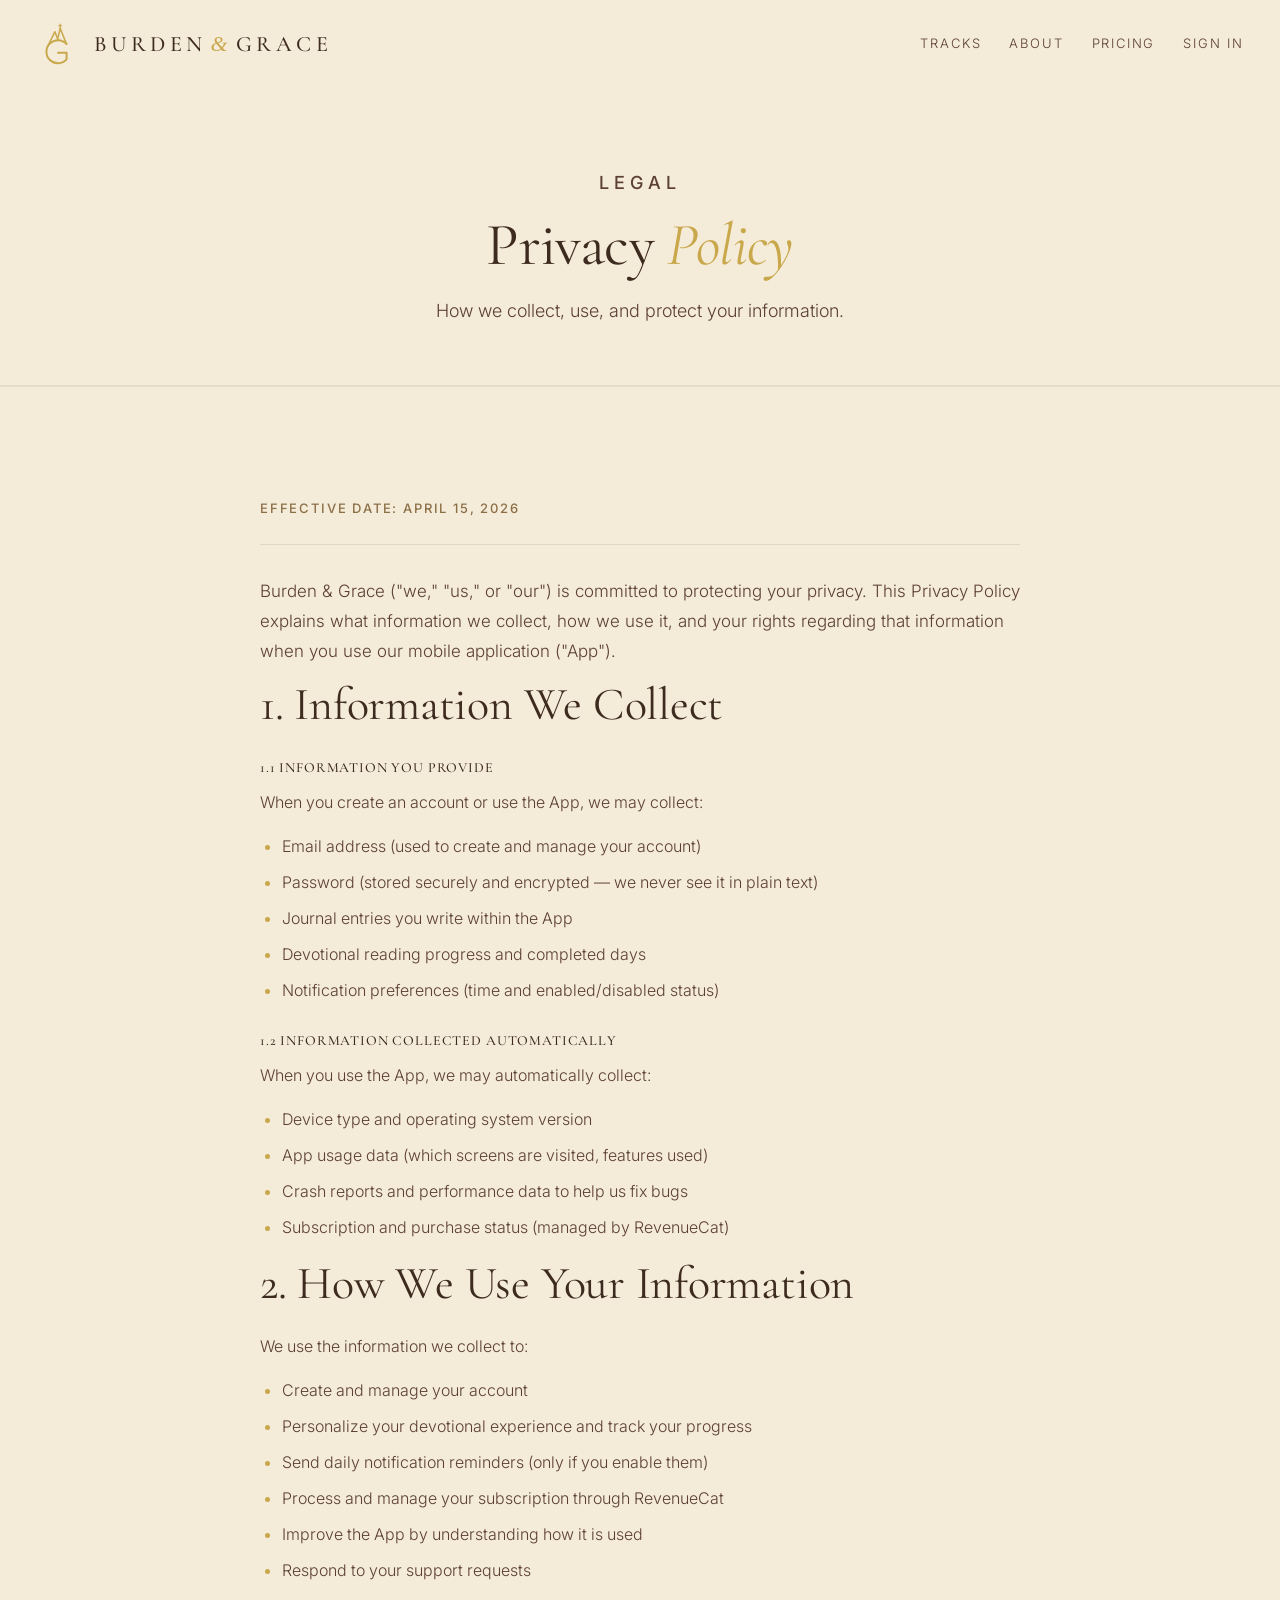
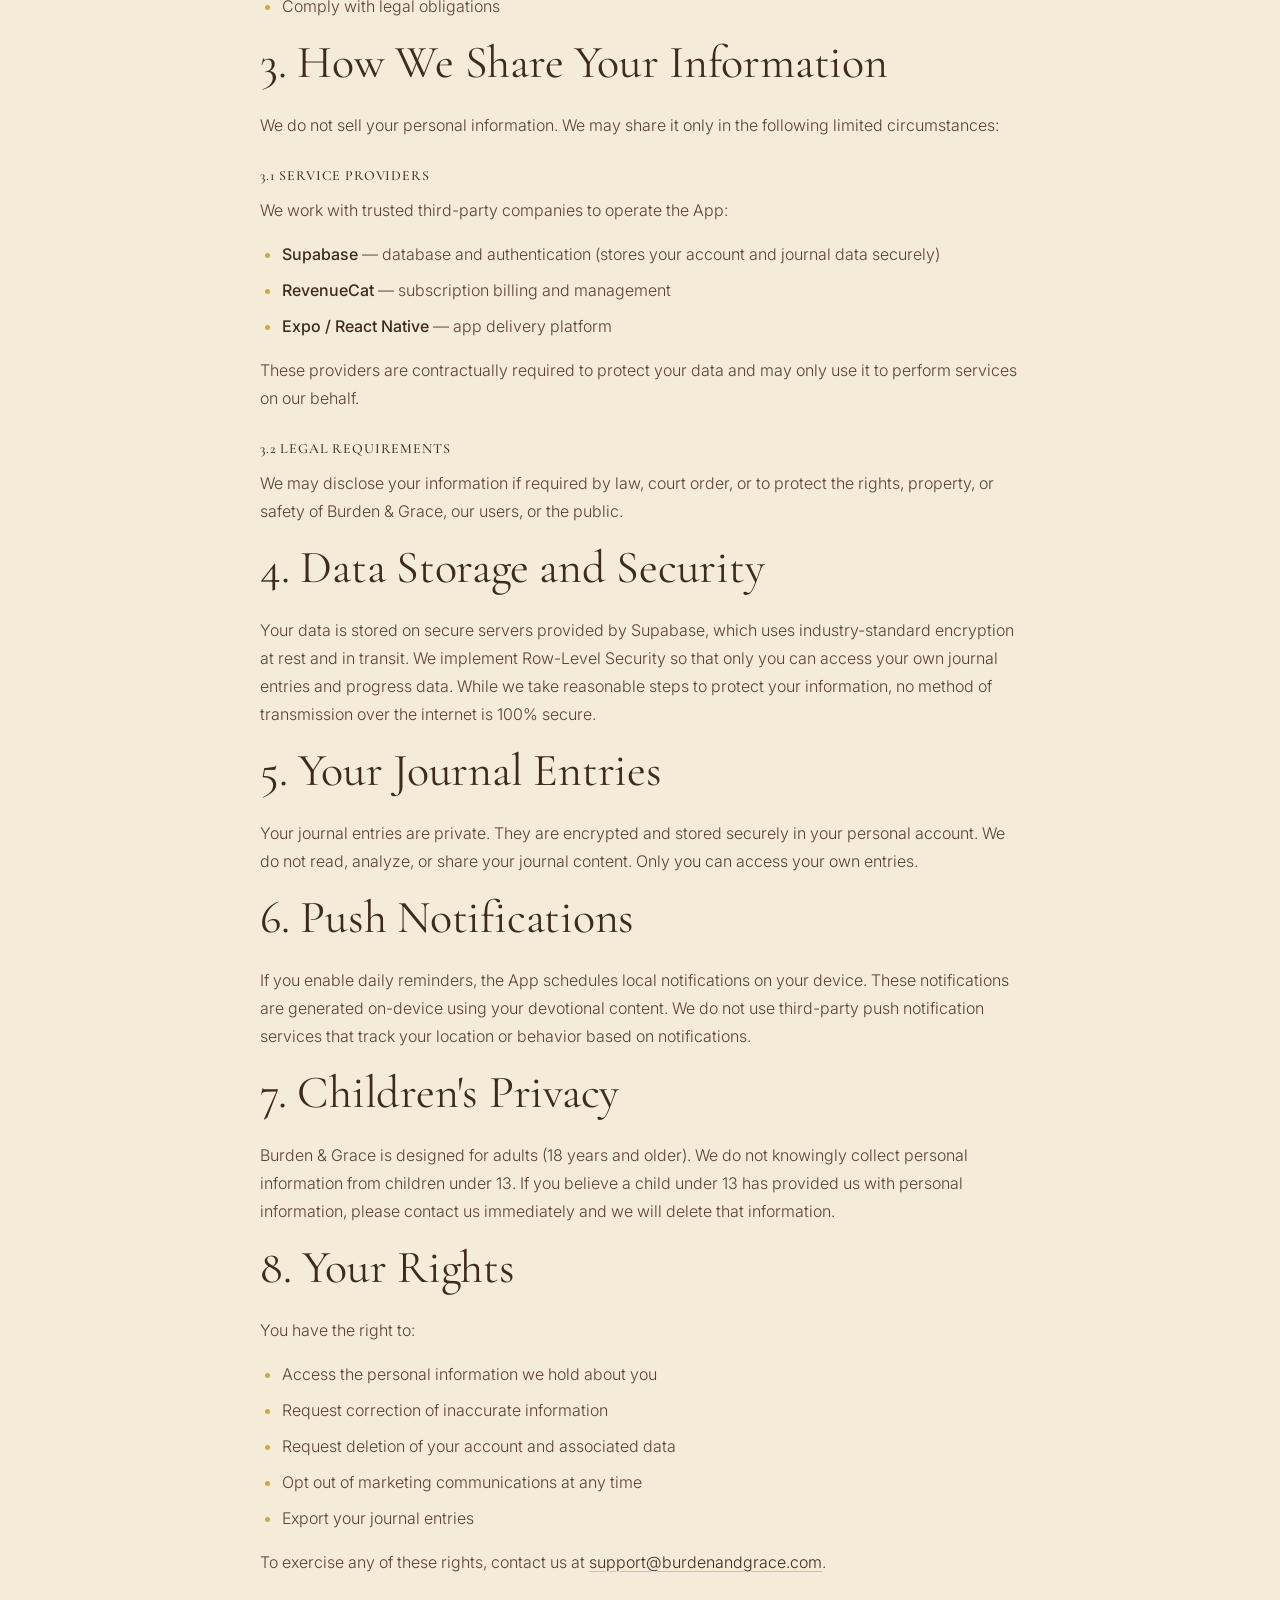
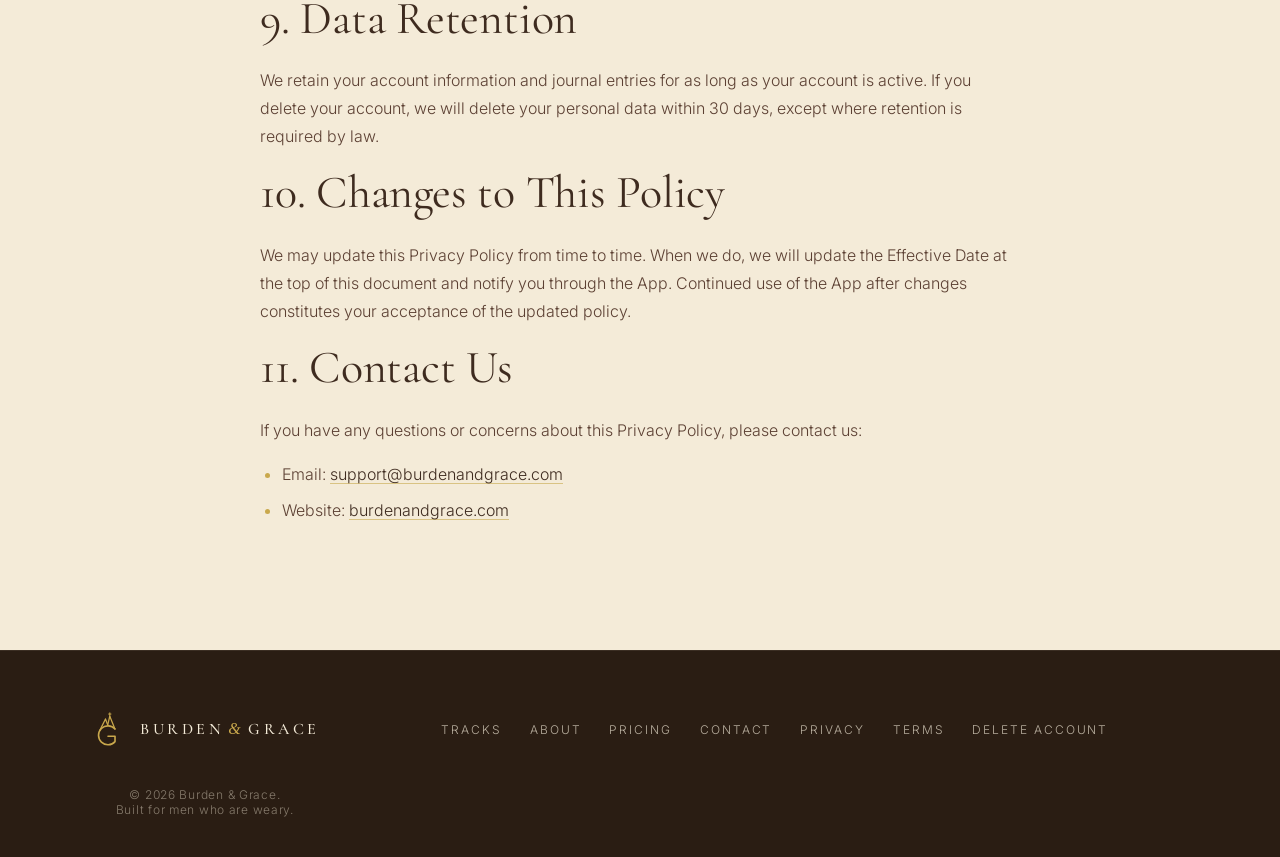
<file: privacy.html>
<!DOCTYPE html>
<html lang="en">
<head>
<meta charset="UTF-8" />
<meta name="viewport" content="width=device-width, initial-scale=1.0" />
<title>Privacy Policy — Burden &amp; Grace</title>
<meta name="description" content="How Burden &amp; Grace collects, uses, and protects your information. Journal entries are never used for marketing or AI training.">
<meta name="robots" content="index, follow">
<link rel="canonical" href="https://burdenandgrace.com/privacy.html">
<meta property="og:type" content="article">
<meta property="og:site_name" content="Burden &amp; Grace">
<meta property="og:title" content="Privacy Policy — Burden &amp; Grace">
<meta property="og:description" content="How Burden &amp; Grace collects, uses, and protects your information.">
<meta property="og:url" content="https://burdenandgrace.com/privacy.html">
<meta property="og:image" content="https://burdenandgrace.com/og-image.png">
<meta name="twitter:card" content="summary">
<meta name="theme-color" content="#F4EAD5">
<link rel="icon" type="image/svg+xml" href="favicon.svg">
<link rel="preconnect" href="https://fonts.googleapis.com">
<link rel="preconnect" href="https://fonts.gstatic.com" crossorigin>
<link href="https://fonts.googleapis.com/css2?family=Cormorant+Garamond:ital,wght@0,400;0,500;0,600;1,400&family=Inter:wght@300;400;500;600&display=swap" rel="stylesheet">
<link rel="stylesheet" href="site.css?v=4">
<style>
  /* ===== Legal page type ===== */
  .legal .effective {
    font-size: 13px;
    letter-spacing: 0.14em;
    text-transform: uppercase;
    color: var(--bronze);
    font-weight: 500;
    margin: 0 0 32px;
    padding-bottom: 24px;
    border-bottom: 1px solid rgba(62,43,31,0.10);
  }
  .legal .intro {
    font-size: 17px;
    line-height: 1.75;
    color: var(--coffee-soft);
    margin: 0 0 12px;
  }
  .legal h2 {
    font-family: "Cormorant Garamond", Georgia, serif;
    font-weight: 500;
    font-size: 26px;
    line-height: 1.3;
    color: var(--coffee);
    margin: 48px 0 16px;
    letter-spacing: -0.005em;
  }
  .legal h3 {
    font-family: "Inter", sans-serif;
    font-weight: 600;
    font-size: 14px;
    letter-spacing: 0.06em;
    text-transform: uppercase;
    color: var(--bronze);
    margin: 28px 0 12px;
  }
  .legal p {
    font-size: 16px;
    line-height: 1.75;
    color: var(--coffee-soft);
    margin: 0 0 16px;
  }
  .legal ul {
    margin: 0 0 16px;
    padding-left: 22px;
  }
  .legal li {
    font-size: 16px;
    line-height: 1.75;
    color: var(--coffee-soft);
    margin-bottom: 8px;
  }
  .legal li::marker {
    color: var(--gold);
  }
  .legal a {
    color: var(--coffee);
    text-decoration: underline;
    text-decoration-color: rgba(201,168,76,0.6);
    text-underline-offset: 3px;
  }
  .legal a:hover {
    color: var(--gold);
  }
  .legal strong {
    color: var(--coffee);
    font-weight: 500;
  }

  @media (max-width: 600px) {
    .legal h2 { font-size: 22px; margin: 40px 0 14px; }
    .legal p, .legal li { font-size: 15px; }
  }
</style>

<script type="application/ld+json">
{
  "@context": "https://schema.org",
  "@type": "PrivacyPolicy",
  "@id": "https://burdenandgrace.com/privacy.html#page",
  "url": "https://burdenandgrace.com/privacy.html",
  "name": "Privacy Policy",
  "description": "The Burden & Grace Privacy Policy. Explains what data is collected, how it is used, and the guarantee that journal entries are never used for marketing or AI training.",
  "inLanguage": "en-US",
  "isPartOf": { "@id": "https://burdenandgrace.com/#website" },
  "datePublished": "2026-04-15",
  "dateModified": "2026-04-15",
  "publisher": { "@id": "https://burdenandgrace.com/#organization" }
}
</script>

</head>
<body>

<nav class="site-nav">
  <a class="brand" href="index.html">
    <svg class="brand-mark" viewBox="0 0 400 400" aria-hidden="true">
      <g stroke="#C9A84C" fill="none" stroke-linejoin="round" stroke-linecap="round">
        <path d="M 108 218 L 172 88 L 197 155" stroke-width="14"/>
        <path d="M 197 155 L 220 58 L 277 200" stroke-width="14"/>
        <line x1="220" y1="20" x2="220" y2="62" stroke-width="11"/>
        <line x1="207" y1="34" x2="233" y2="34" stroke-width="11"/>
      </g>
      <g transform="translate(60 130)">
        <path d="M 218 70 A 105 105 0 1 0 218 210 L 218 150 L 140 150" stroke="#C9A84C" stroke-width="18" fill="none" stroke-linecap="round" stroke-linejoin="round"/>
      </g>
    </svg>
    <span class="brand-word">BURDEN<span class="amp">&amp;</span>GRACE</span>
  </a>
  <button class="nav-toggle" aria-label="Open menu" aria-expanded="false" aria-controls="nav-links">
    <svg class="icon-open" viewBox="0 0 24 24" fill="none" stroke="currentColor" stroke-width="2" stroke-linecap="round" aria-hidden="true">
      <line x1="4" y1="7" x2="20" y2="7"/><line x1="4" y1="12" x2="20" y2="12"/><line x1="4" y1="17" x2="20" y2="17"/>
    </svg>
    <svg class="icon-close" viewBox="0 0 24 24" fill="none" stroke="currentColor" stroke-width="2" stroke-linecap="round" aria-hidden="true">
      <line x1="6" y1="6" x2="18" y2="18"/><line x1="18" y1="6" x2="6" y2="18"/>
    </svg>
  </button>
  <div class="nav-links" id="nav-links">
    <a href="tracks.html">Tracks</a>
    <a href="about.html">About</a>
    <a href="pricing.html">Pricing</a>
    <a href="#">Sign in</a>
  </div>
</nav>

<!-- ============ PAGE HERO ============ -->
<header class="page-hero">
  <p class="eyebrow">Legal</p>
  <h1>Privacy <em>Policy</em></h1>
  <p>How we collect, use, and protect your information.</p>
</header>

<!-- ============ POLICY BODY ============ -->
<section class="block legal">
  <div class="container narrow">

    <p class="effective">Effective Date: April 15, 2026</p>

    <p class="intro">Burden &amp; Grace ("we," "us," or "our") is committed to protecting your privacy. This Privacy Policy explains what information we collect, how we use it, and your rights regarding that information when you use our mobile application ("App").</p>

    <h2>1. Information We Collect</h2>

    <h3>1.1 Information You Provide</h3>
    <p>When you create an account or use the App, we may collect:</p>
    <ul>
      <li>Email address (used to create and manage your account)</li>
      <li>Password (stored securely and encrypted — we never see it in plain text)</li>
      <li>Journal entries you write within the App</li>
      <li>Devotional reading progress and completed days</li>
      <li>Notification preferences (time and enabled/disabled status)</li>
    </ul>

    <h3>1.2 Information Collected Automatically</h3>
    <p>When you use the App, we may automatically collect:</p>
    <ul>
      <li>Device type and operating system version</li>
      <li>App usage data (which screens are visited, features used)</li>
      <li>Crash reports and performance data to help us fix bugs</li>
      <li>Subscription and purchase status (managed by RevenueCat)</li>
    </ul>

    <h2>2. How We Use Your Information</h2>
    <p>We use the information we collect to:</p>
    <ul>
      <li>Create and manage your account</li>
      <li>Personalize your devotional experience and track your progress</li>
      <li>Send daily notification reminders (only if you enable them)</li>
      <li>Process and manage your subscription through RevenueCat</li>
      <li>Improve the App by understanding how it is used</li>
      <li>Respond to your support requests</li>
      <li>Comply with legal obligations</li>
    </ul>

    <h2>3. How We Share Your Information</h2>
    <p>We do not sell your personal information. We may share it only in the following limited circumstances:</p>

    <h3>3.1 Service Providers</h3>
    <p>We work with trusted third-party companies to operate the App:</p>
    <ul>
      <li><strong>Supabase</strong> — database and authentication (stores your account and journal data securely)</li>
      <li><strong>RevenueCat</strong> — subscription billing and management</li>
      <li><strong>Expo / React Native</strong> — app delivery platform</li>
    </ul>
    <p>These providers are contractually required to protect your data and may only use it to perform services on our behalf.</p>

    <h3>3.2 Legal Requirements</h3>
    <p>We may disclose your information if required by law, court order, or to protect the rights, property, or safety of Burden &amp; Grace, our users, or the public.</p>

    <h2>4. Data Storage and Security</h2>
    <p>Your data is stored on secure servers provided by Supabase, which uses industry-standard encryption at rest and in transit. We implement Row-Level Security so that only you can access your own journal entries and progress data. While we take reasonable steps to protect your information, no method of transmission over the internet is 100% secure.</p>

    <h2>5. Your Journal Entries</h2>
    <p>Your journal entries are private. They are encrypted and stored securely in your personal account. We do not read, analyze, or share your journal content. Only you can access your own entries.</p>

    <h2>6. Push Notifications</h2>
    <p>If you enable daily reminders, the App schedules local notifications on your device. These notifications are generated on-device using your devotional content. We do not use third-party push notification services that track your location or behavior based on notifications.</p>

    <h2>7. Children's Privacy</h2>
    <p>Burden &amp; Grace is designed for adults (18 years and older). We do not knowingly collect personal information from children under 13. If you believe a child under 13 has provided us with personal information, please contact us immediately and we will delete that information.</p>

    <h2>8. Your Rights</h2>
    <p>You have the right to:</p>
    <ul>
      <li>Access the personal information we hold about you</li>
      <li>Request correction of inaccurate information</li>
      <li>Request deletion of your account and associated data</li>
      <li>Opt out of marketing communications at any time</li>
      <li>Export your journal entries</li>
    </ul>
    <p>To exercise any of these rights, contact us at <a href="mailto:support@burdenandgrace.com">support@burdenandgrace.com</a>.</p>

    <h2>9. Data Retention</h2>
    <p>We retain your account information and journal entries for as long as your account is active. If you delete your account, we will delete your personal data within 30 days, except where retention is required by law.</p>

    <h2>10. Changes to This Policy</h2>
    <p>We may update this Privacy Policy from time to time. When we do, we will update the Effective Date at the top of this document and notify you through the App. Continued use of the App after changes constitutes your acceptance of the updated policy.</p>

    <h2>11. Contact Us</h2>
    <p>If you have any questions or concerns about this Privacy Policy, please contact us:</p>
    <ul>
      <li>Email: <a href="mailto:support@burdenandgrace.com">support@burdenandgrace.com</a></li>
      <li>Website: <a href="https://burdenandgrace.com">burdenandgrace.com</a></li>
    </ul>

  </div>
</section>

<!-- ============ FOOTER ============ -->
<footer class="site-footer">
  <div class="container">
    <a class="foot-brand" href="index.html">
      <svg class="brand-mark" viewBox="0 0 400 400" aria-hidden="true">
        <g stroke="#C9A84C" fill="none" stroke-linejoin="round" stroke-linecap="round">
          <path d="M 108 218 L 172 88 L 197 155" stroke-width="14"/>
          <path d="M 197 155 L 220 58 L 277 200" stroke-width="14"/>
          <line x1="220" y1="20" x2="220" y2="62" stroke-width="11"/>
          <line x1="207" y1="34" x2="233" y2="34" stroke-width="11"/>
        </g>
        <g transform="translate(60 130)">
          <path d="M 218 70 A 105 105 0 1 0 218 210 L 218 150 L 140 150" stroke="#C9A84C" stroke-width="18" fill="none" stroke-linecap="round" stroke-linejoin="round"/>
        </g>
      </svg>
      <span class="brand-word">BURDEN<span class="amp">&amp;</span>GRACE</span>
    </a>
    <div class="foot-links">
      <a href="tracks.html">Tracks</a>
      <a href="about.html">About</a>
      <a href="pricing.html">Pricing</a>
      <a href="mailto:support@burdenandgrace.com">Contact</a>
      <a href="privacy.html" aria-current="page">Privacy</a>
      <a href="terms.html">Terms</a>
      <a href="delete-account.html">Delete Account</a>
    </div>
    <p class="foot-copy">&copy; 2026 Burden &amp; Grace.<br/>Built for men who are weary.</p>
  </div>
</footer>

<script src="site.js" defer></script>

</body>
</html>
</file>
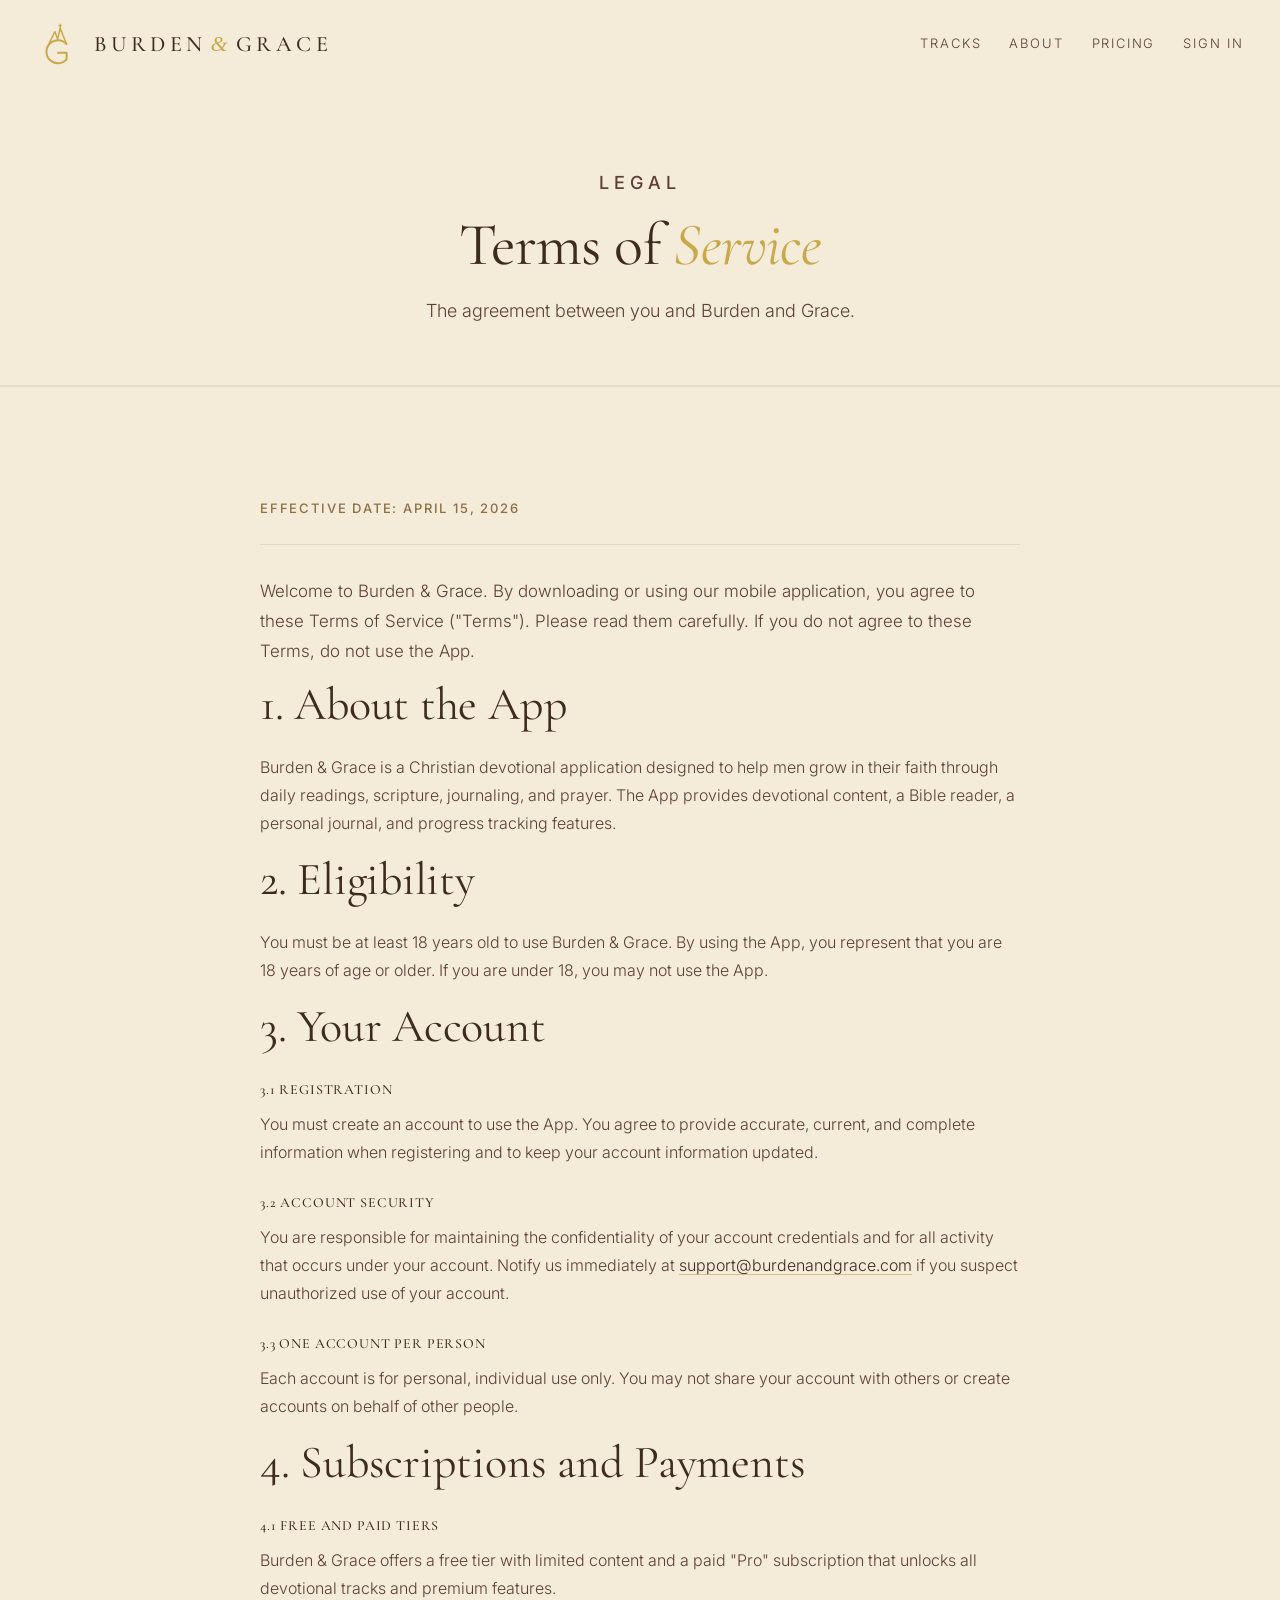
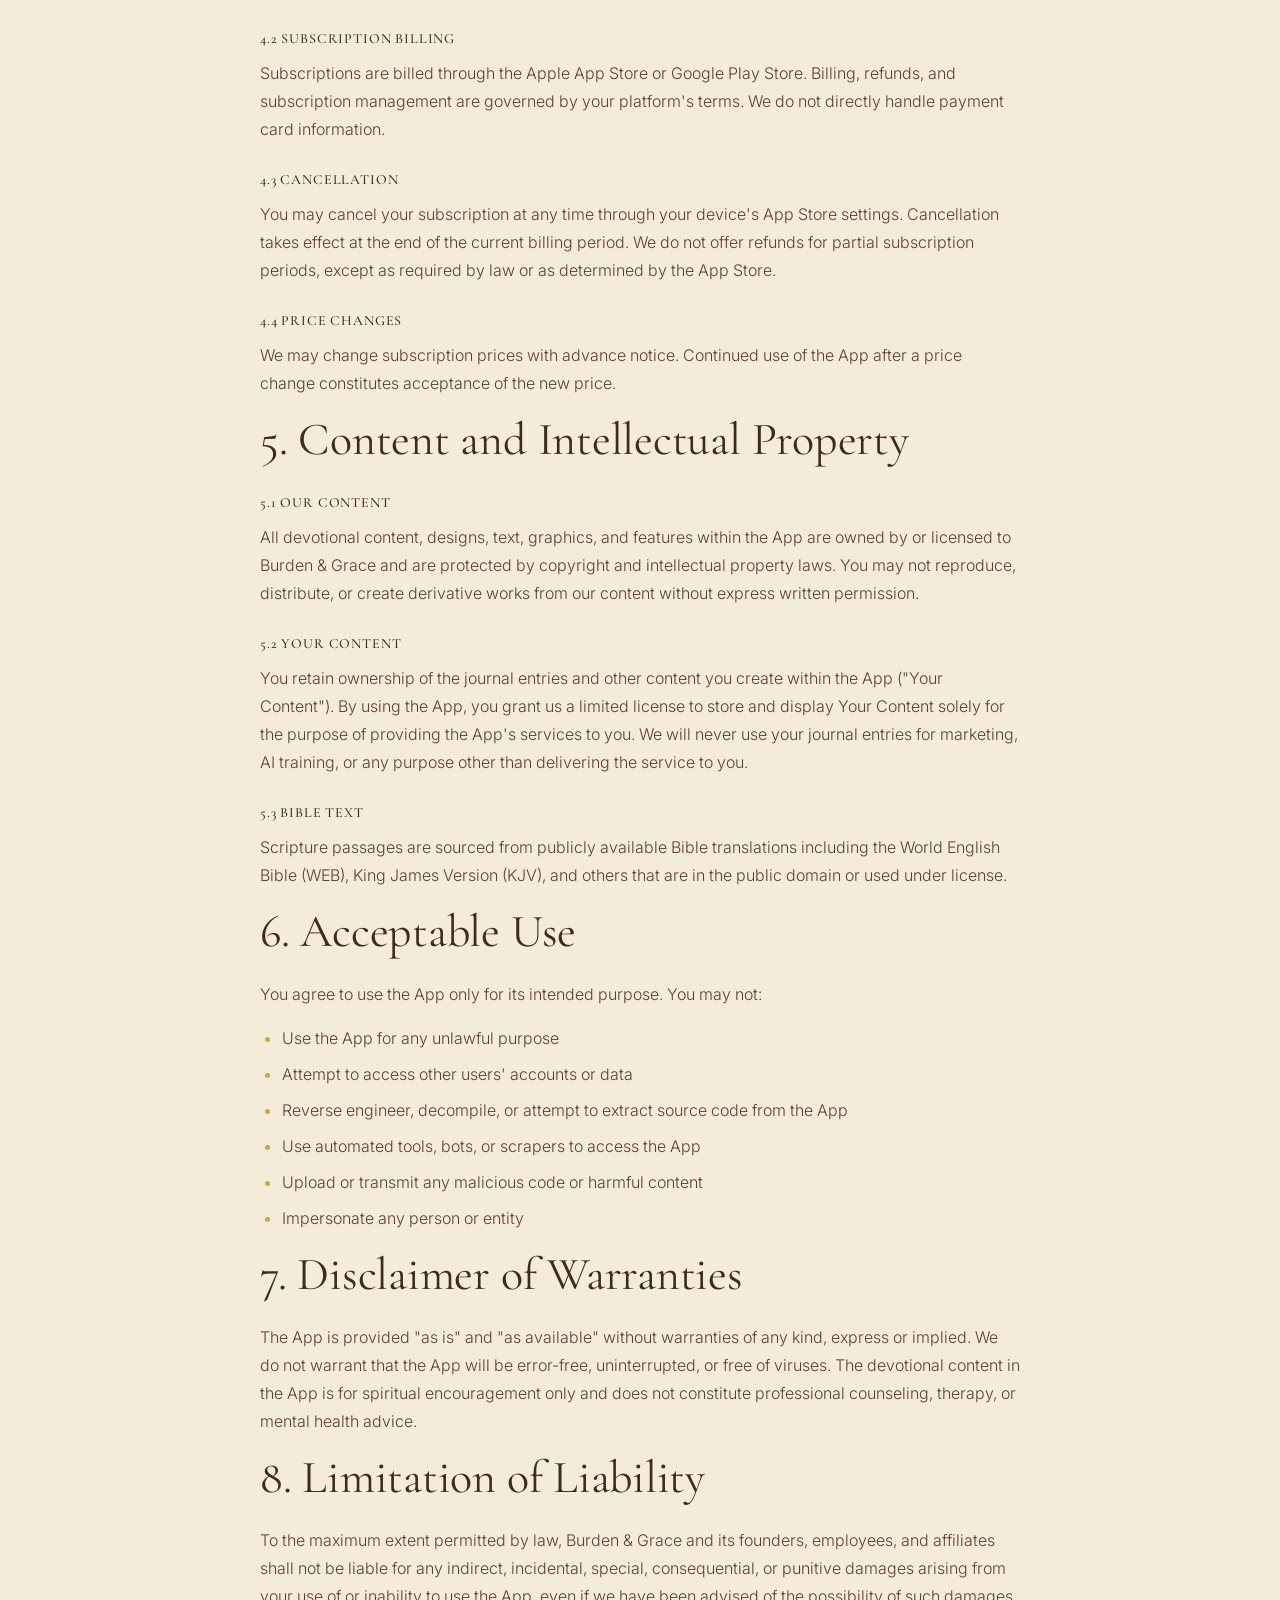
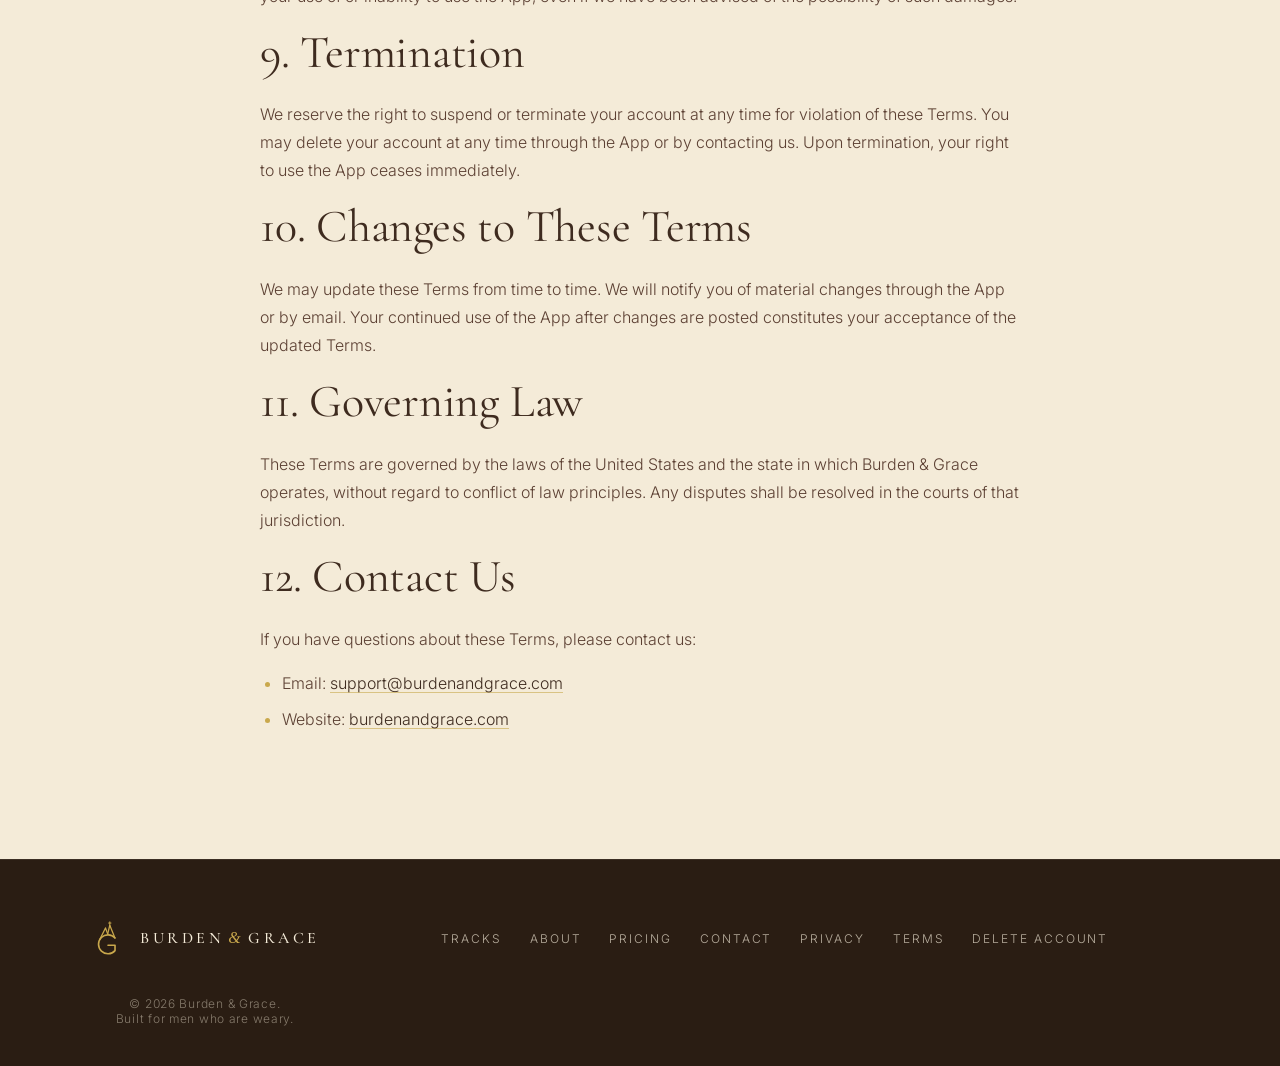
<file: terms.html>
<!DOCTYPE html>
<html lang="en">
<head>
<meta charset="UTF-8" />
<meta name="viewport" content="width=device-width, initial-scale=1.0" />
<title>Terms of Service — Burden &amp; Grace</title>
<meta name="description" content="The terms governing your use of the Burden &amp; Grace app, including subscription, content ownership, and acceptable use.">
<meta name="robots" content="index, follow">
<link rel="canonical" href="https://burdenandgrace.com/terms.html">
<meta property="og:type" content="article">
<meta property="og:site_name" content="Burden &amp; Grace">
<meta property="og:title" content="Terms of Service — Burden &amp; Grace">
<meta property="og:description" content="The terms governing your use of the Burden &amp; Grace app.">
<meta property="og:url" content="https://burdenandgrace.com/terms.html">
<meta property="og:image" content="https://burdenandgrace.com/og-image.png">
<meta name="twitter:card" content="summary">
<meta name="theme-color" content="#F4EAD5">
<link rel="icon" type="image/svg+xml" href="favicon.svg">
<link rel="preconnect" href="https://fonts.googleapis.com">
<link rel="preconnect" href="https://fonts.gstatic.com" crossorigin>
<link href="https://fonts.googleapis.com/css2?family=Cormorant+Garamond:ital,wght@0,400;0,500;0,600;1,400&family=Inter:wght@300;400;500;600&display=swap" rel="stylesheet">
<link rel="stylesheet" href="site.css?v=4">
<style>
  /* ===== Legal page type ===== */
  .legal .effective {
    font-size: 13px;
    letter-spacing: 0.14em;
    text-transform: uppercase;
    color: var(--bronze);
    font-weight: 500;
    margin: 0 0 32px;
    padding-bottom: 24px;
    border-bottom: 1px solid rgba(62,43,31,0.10);
  }
  .legal .intro {
    font-size: 17px;
    line-height: 1.75;
    color: var(--coffee-soft);
    margin: 0 0 12px;
  }
  .legal h2 {
    font-family: "Cormorant Garamond", Georgia, serif;
    font-weight: 500;
    font-size: 26px;
    line-height: 1.3;
    color: var(--coffee);
    margin: 48px 0 16px;
    letter-spacing: -0.005em;
  }
  .legal h3 {
    font-family: "Inter", sans-serif;
    font-weight: 600;
    font-size: 14px;
    letter-spacing: 0.06em;
    text-transform: uppercase;
    color: var(--bronze);
    margin: 28px 0 12px;
  }
  .legal p {
    font-size: 16px;
    line-height: 1.75;
    color: var(--coffee-soft);
    margin: 0 0 16px;
  }
  .legal ul {
    margin: 0 0 16px;
    padding-left: 22px;
  }
  .legal li {
    font-size: 16px;
    line-height: 1.75;
    color: var(--coffee-soft);
    margin-bottom: 8px;
  }
  .legal li::marker {
    color: var(--gold);
  }
  .legal a {
    color: var(--coffee);
    text-decoration: underline;
    text-decoration-color: rgba(201,168,76,0.6);
    text-underline-offset: 3px;
  }
  .legal a:hover {
    color: var(--gold);
  }
  .legal strong {
    color: var(--coffee);
    font-weight: 500;
  }

  @media (max-width: 600px) {
    .legal h2 { font-size: 22px; margin: 40px 0 14px; }
    .legal p, .legal li { font-size: 15px; }
  }
</style>

<script type="application/ld+json">
{
  "@context": "https://schema.org",
  "@type": "TermsOfService",
  "@id": "https://burdenandgrace.com/terms.html#page",
  "url": "https://burdenandgrace.com/terms.html",
  "name": "Terms of Service",
  "description": "The Burden & Grace Terms of Service — the agreement governing your use of the Burden & Grace Christian devotional app.",
  "inLanguage": "en-US",
  "isPartOf": { "@id": "https://burdenandgrace.com/#website" },
  "datePublished": "2026-04-15",
  "dateModified": "2026-04-15",
  "publisher": { "@id": "https://burdenandgrace.com/#organization" }
}
</script>

</head>
<body>

<nav class="site-nav">
  <a class="brand" href="index.html">
    <svg class="brand-mark" viewBox="0 0 400 400" aria-hidden="true">
      <g stroke="#C9A84C" fill="none" stroke-linejoin="round" stroke-linecap="round">
        <path d="M 108 218 L 172 88 L 197 155" stroke-width="14"/>
        <path d="M 197 155 L 220 58 L 277 200" stroke-width="14"/>
        <line x1="220" y1="20" x2="220" y2="62" stroke-width="11"/>
        <line x1="207" y1="34" x2="233" y2="34" stroke-width="11"/>
      </g>
      <g transform="translate(60 130)">
        <path d="M 218 70 A 105 105 0 1 0 218 210 L 218 150 L 140 150" stroke="#C9A84C" stroke-width="18" fill="none" stroke-linecap="round" stroke-linejoin="round"/>
      </g>
    </svg>
    <span class="brand-word">BURDEN<span class="amp">&amp;</span>GRACE</span>
  </a>
  <button class="nav-toggle" aria-label="Open menu" aria-expanded="false" aria-controls="nav-links">
    <svg class="icon-open" viewBox="0 0 24 24" fill="none" stroke="currentColor" stroke-width="2" stroke-linecap="round" aria-hidden="true">
      <line x1="4" y1="7" x2="20" y2="7"/><line x1="4" y1="12" x2="20" y2="12"/><line x1="4" y1="17" x2="20" y2="17"/>
    </svg>
    <svg class="icon-close" viewBox="0 0 24 24" fill="none" stroke="currentColor" stroke-width="2" stroke-linecap="round" aria-hidden="true">
      <line x1="6" y1="6" x2="18" y2="18"/><line x1="18" y1="6" x2="6" y2="18"/>
    </svg>
  </button>
  <div class="nav-links" id="nav-links">
    <a href="tracks.html">Tracks</a>
    <a href="about.html">About</a>
    <a href="pricing.html">Pricing</a>
    <a href="#">Sign in</a>
  </div>
</nav>

<!-- ============ PAGE HERO ============ -->
<header class="page-hero">
  <p class="eyebrow">Legal</p>
  <h1>Terms of <em>Service</em></h1>
  <p>The agreement between you and Burden and Grace.</p>
</header>

<!-- ============ TERMS BODY ============ -->
<section class="block legal">
  <div class="container narrow">

    <p class="effective">Effective Date: April 15, 2026</p>

    <p class="intro">Welcome to Burden &amp; Grace. By downloading or using our mobile application, you agree to these Terms of Service ("Terms"). Please read them carefully. If you do not agree to these Terms, do not use the App.</p>

    <h2>1. About the App</h2>
    <p>Burden &amp; Grace is a Christian devotional application designed to help men grow in their faith through daily readings, scripture, journaling, and prayer. The App provides devotional content, a Bible reader, a personal journal, and progress tracking features.</p>

    <h2>2. Eligibility</h2>
    <p>You must be at least 18 years old to use Burden &amp; Grace. By using the App, you represent that you are 18 years of age or older. If you are under 18, you may not use the App.</p>

    <h2>3. Your Account</h2>

    <h3>3.1 Registration</h3>
    <p>You must create an account to use the App. You agree to provide accurate, current, and complete information when registering and to keep your account information updated.</p>

    <h3>3.2 Account Security</h3>
    <p>You are responsible for maintaining the confidentiality of your account credentials and for all activity that occurs under your account. Notify us immediately at <a href="mailto:support@burdenandgrace.com">support@burdenandgrace.com</a> if you suspect unauthorized use of your account.</p>

    <h3>3.3 One Account Per Person</h3>
    <p>Each account is for personal, individual use only. You may not share your account with others or create accounts on behalf of other people.</p>

    <h2>4. Subscriptions and Payments</h2>

    <h3>4.1 Free and Paid Tiers</h3>
    <p>Burden &amp; Grace offers a free tier with limited content and a paid "Pro" subscription that unlocks all devotional tracks and premium features.</p>

    <h3>4.2 Subscription Billing</h3>
    <p>Subscriptions are billed through the Apple App Store or Google Play Store. Billing, refunds, and subscription management are governed by your platform's terms. We do not directly handle payment card information.</p>

    <h3>4.3 Cancellation</h3>
    <p>You may cancel your subscription at any time through your device's App Store settings. Cancellation takes effect at the end of the current billing period. We do not offer refunds for partial subscription periods, except as required by law or as determined by the App Store.</p>

    <h3>4.4 Price Changes</h3>
    <p>We may change subscription prices with advance notice. Continued use of the App after a price change constitutes acceptance of the new price.</p>

    <h2>5. Content and Intellectual Property</h2>

    <h3>5.1 Our Content</h3>
    <p>All devotional content, designs, text, graphics, and features within the App are owned by or licensed to Burden &amp; Grace and are protected by copyright and intellectual property laws. You may not reproduce, distribute, or create derivative works from our content without express written permission.</p>

    <h3>5.2 Your Content</h3>
    <p>You retain ownership of the journal entries and other content you create within the App ("Your Content"). By using the App, you grant us a limited license to store and display Your Content solely for the purpose of providing the App's services to you. We will never use your journal entries for marketing, AI training, or any purpose other than delivering the service to you.</p>

    <h3>5.3 Bible Text</h3>
    <p>Scripture passages are sourced from publicly available Bible translations including the World English Bible (WEB), King James Version (KJV), and others that are in the public domain or used under license.</p>

    <h2>6. Acceptable Use</h2>
    <p>You agree to use the App only for its intended purpose. You may not:</p>
    <ul>
      <li>Use the App for any unlawful purpose</li>
      <li>Attempt to access other users' accounts or data</li>
      <li>Reverse engineer, decompile, or attempt to extract source code from the App</li>
      <li>Use automated tools, bots, or scrapers to access the App</li>
      <li>Upload or transmit any malicious code or harmful content</li>
      <li>Impersonate any person or entity</li>
    </ul>

    <h2>7. Disclaimer of Warranties</h2>
    <p>The App is provided "as is" and "as available" without warranties of any kind, express or implied. We do not warrant that the App will be error-free, uninterrupted, or free of viruses. The devotional content in the App is for spiritual encouragement only and does not constitute professional counseling, therapy, or mental health advice.</p>

    <h2>8. Limitation of Liability</h2>
    <p>To the maximum extent permitted by law, Burden &amp; Grace and its founders, employees, and affiliates shall not be liable for any indirect, incidental, special, consequential, or punitive damages arising from your use of or inability to use the App, even if we have been advised of the possibility of such damages.</p>

    <h2>9. Termination</h2>
    <p>We reserve the right to suspend or terminate your account at any time for violation of these Terms. You may delete your account at any time through the App or by contacting us. Upon termination, your right to use the App ceases immediately.</p>

    <h2>10. Changes to These Terms</h2>
    <p>We may update these Terms from time to time. We will notify you of material changes through the App or by email. Your continued use of the App after changes are posted constitutes your acceptance of the updated Terms.</p>

    <h2>11. Governing Law</h2>
    <p>These Terms are governed by the laws of the United States and the state in which Burden &amp; Grace operates, without regard to conflict of law principles. Any disputes shall be resolved in the courts of that jurisdiction.</p>

    <h2>12. Contact Us</h2>
    <p>If you have questions about these Terms, please contact us:</p>
    <ul>
      <li>Email: <a href="mailto:support@burdenandgrace.com">support@burdenandgrace.com</a></li>
      <li>Website: <a href="https://burdenandgrace.com">burdenandgrace.com</a></li>
    </ul>

  </div>
</section>

<!-- ============ FOOTER ============ -->
<footer class="site-footer">
  <div class="container">
    <a class="foot-brand" href="index.html">
      <svg class="brand-mark" viewBox="0 0 400 400" aria-hidden="true">
        <g stroke="#C9A84C" fill="none" stroke-linejoin="round" stroke-linecap="round">
          <path d="M 108 218 L 172 88 L 197 155" stroke-width="14"/>
          <path d="M 197 155 L 220 58 L 277 200" stroke-width="14"/>
          <line x1="220" y1="20" x2="220" y2="62" stroke-width="11"/>
          <line x1="207" y1="34" x2="233" y2="34" stroke-width="11"/>
        </g>
        <g transform="translate(60 130)">
          <path d="M 218 70 A 105 105 0 1 0 218 210 L 218 150 L 140 150" stroke="#C9A84C" stroke-width="18" fill="none" stroke-linecap="round" stroke-linejoin="round"/>
        </g>
      </svg>
      <span class="brand-word">BURDEN<span class="amp">&amp;</span>GRACE</span>
    </a>
    <div class="foot-links">
      <a href="tracks.html">Tracks</a>
      <a href="about.html">About</a>
      <a href="pricing.html">Pricing</a>
      <a href="mailto:support@burdenandgrace.com">Contact</a>
      <a href="privacy.html">Privacy</a>
      <a href="terms.html" aria-current="page">Terms</a>
      <a href="delete-account.html">Delete Account</a>
    </div>
    <p class="foot-copy">&copy; 2026 Burden &amp; Grace.<br/>Built for men who are weary.</p>
  </div>
</footer>

<script src="site.js" defer></script>

</body>
</html>
</file>
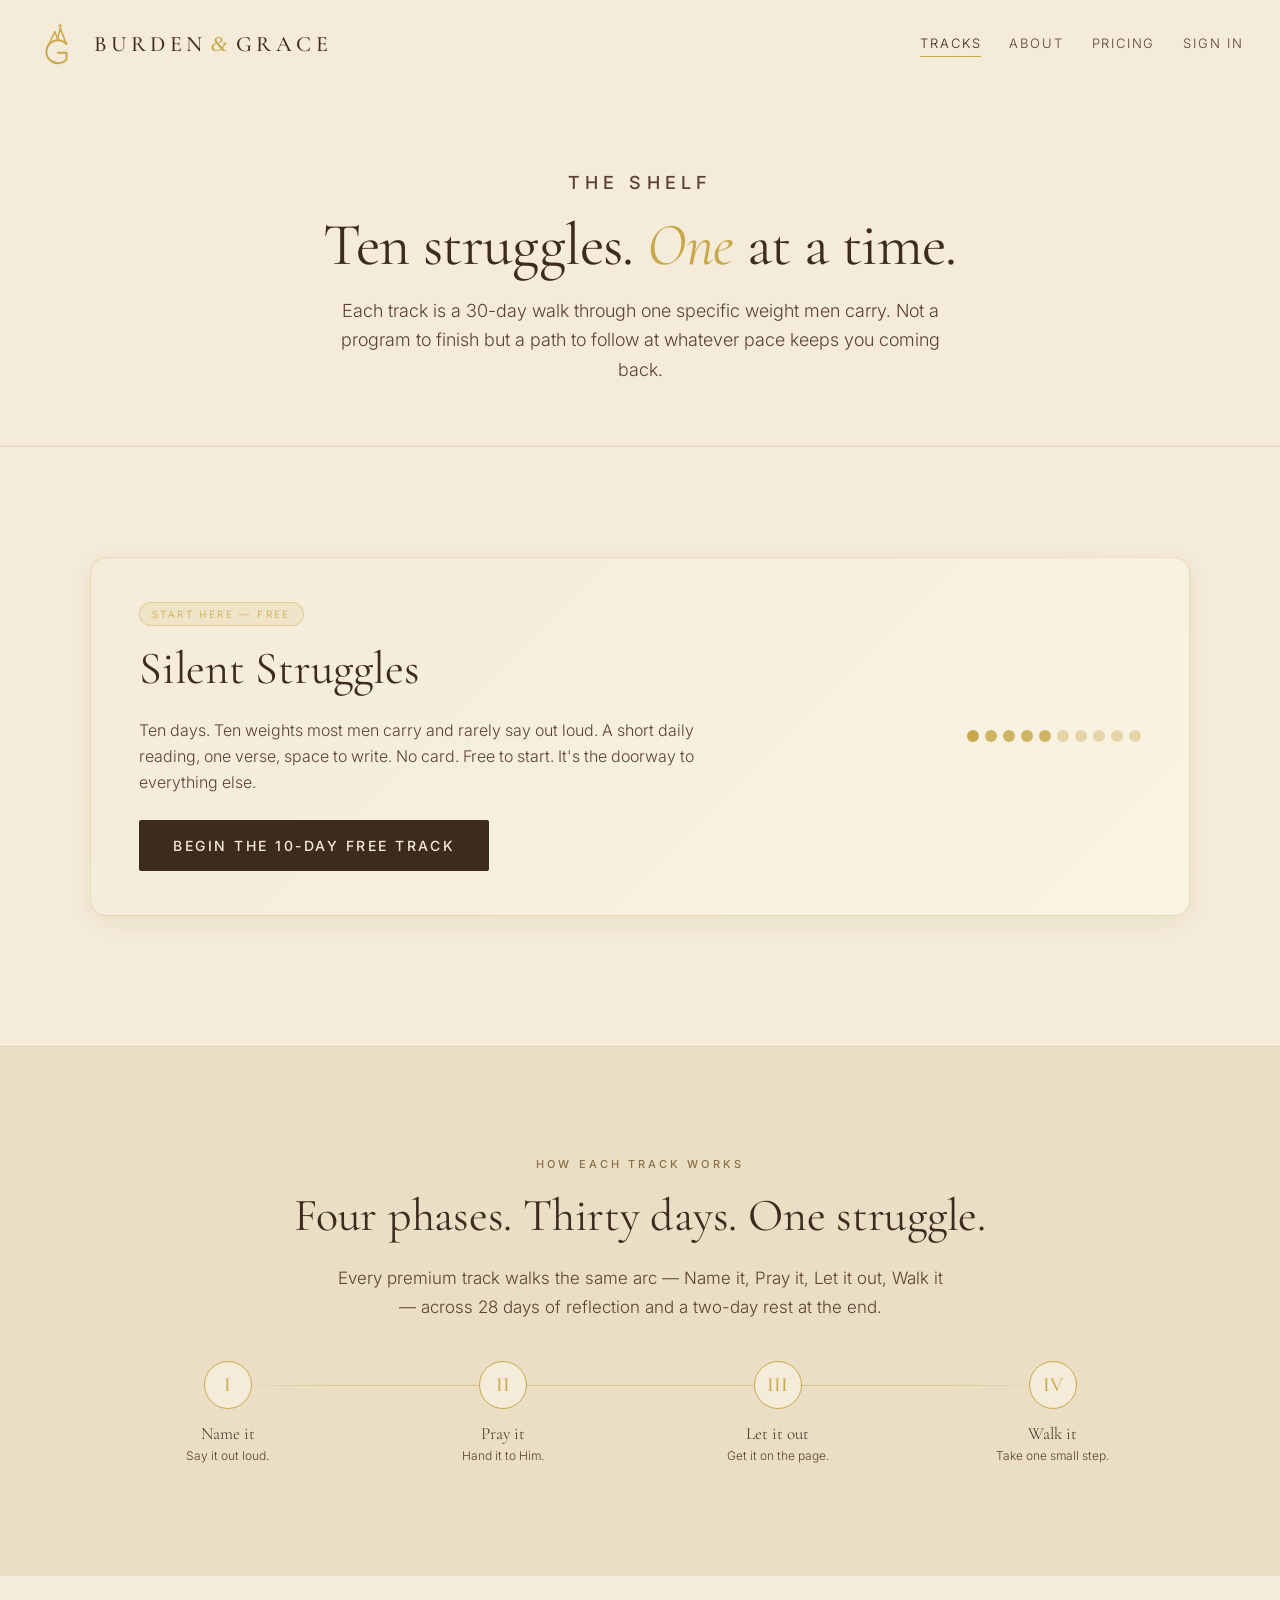
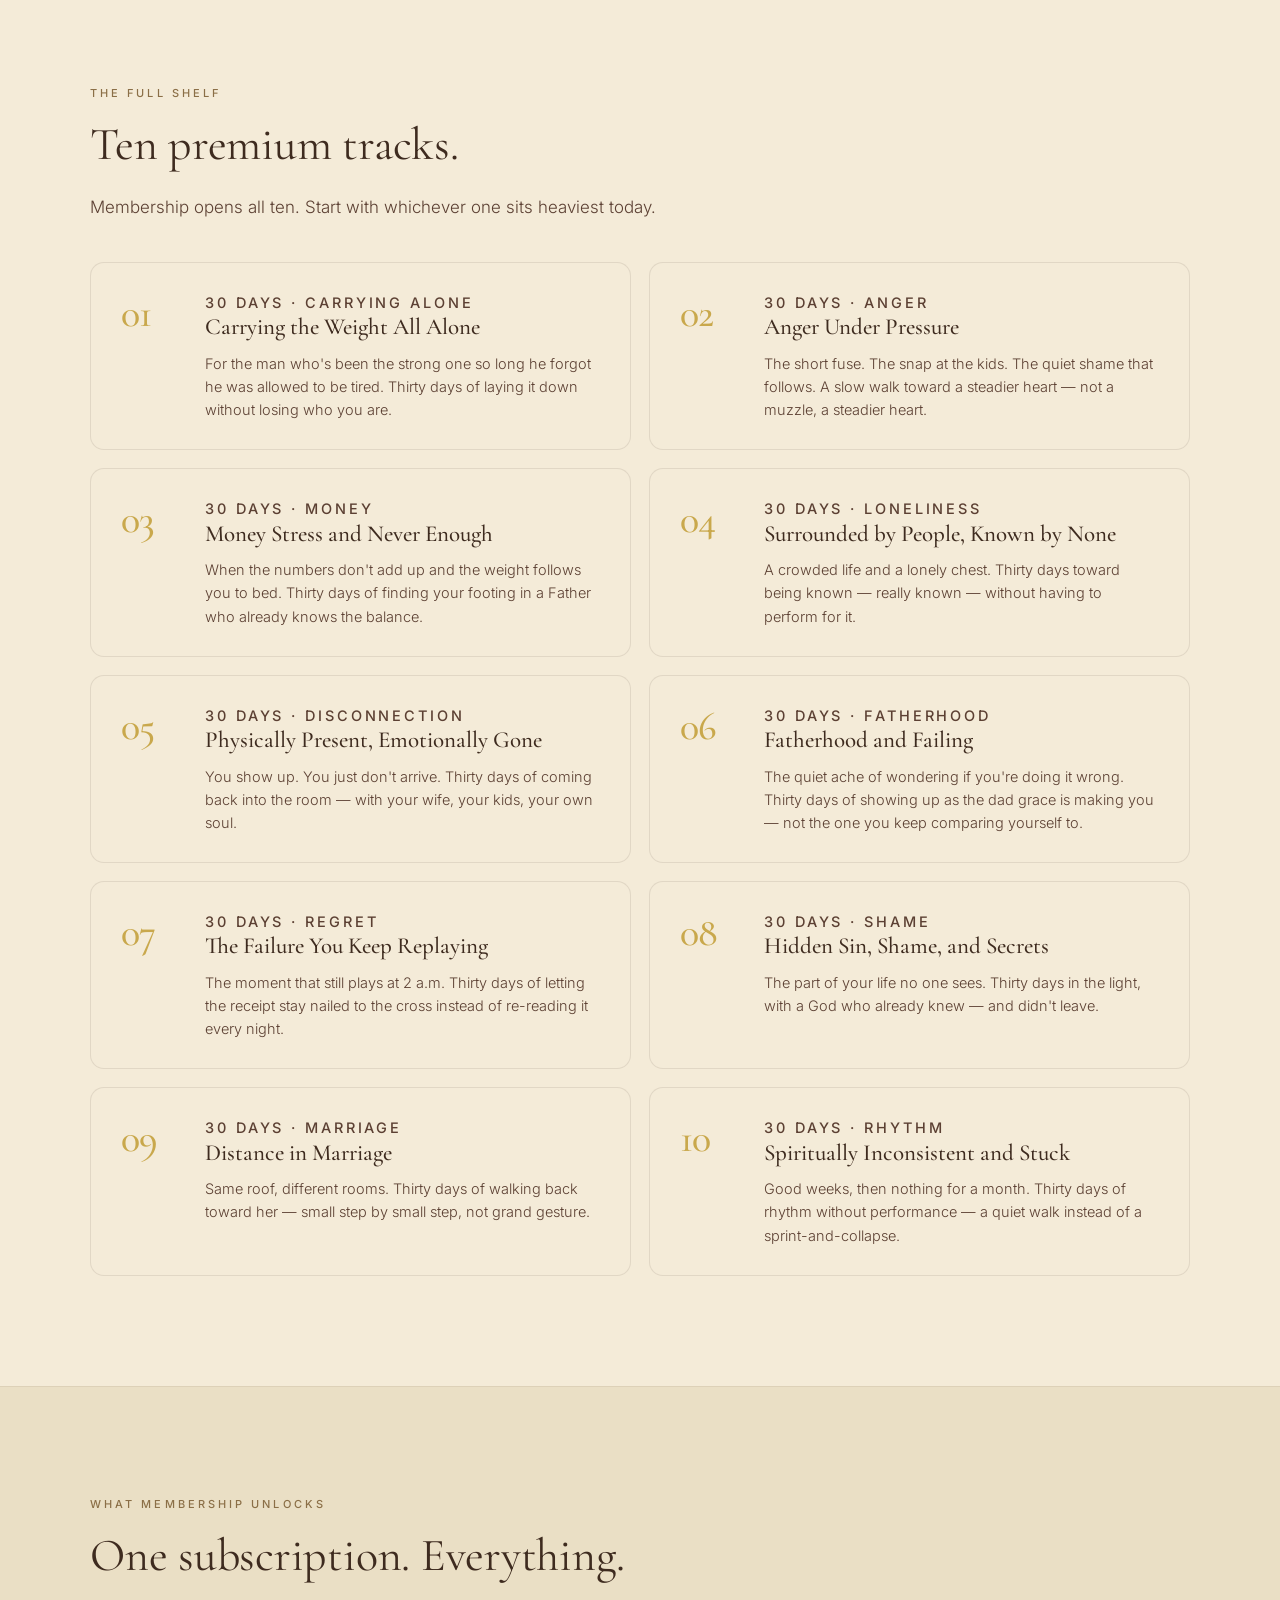
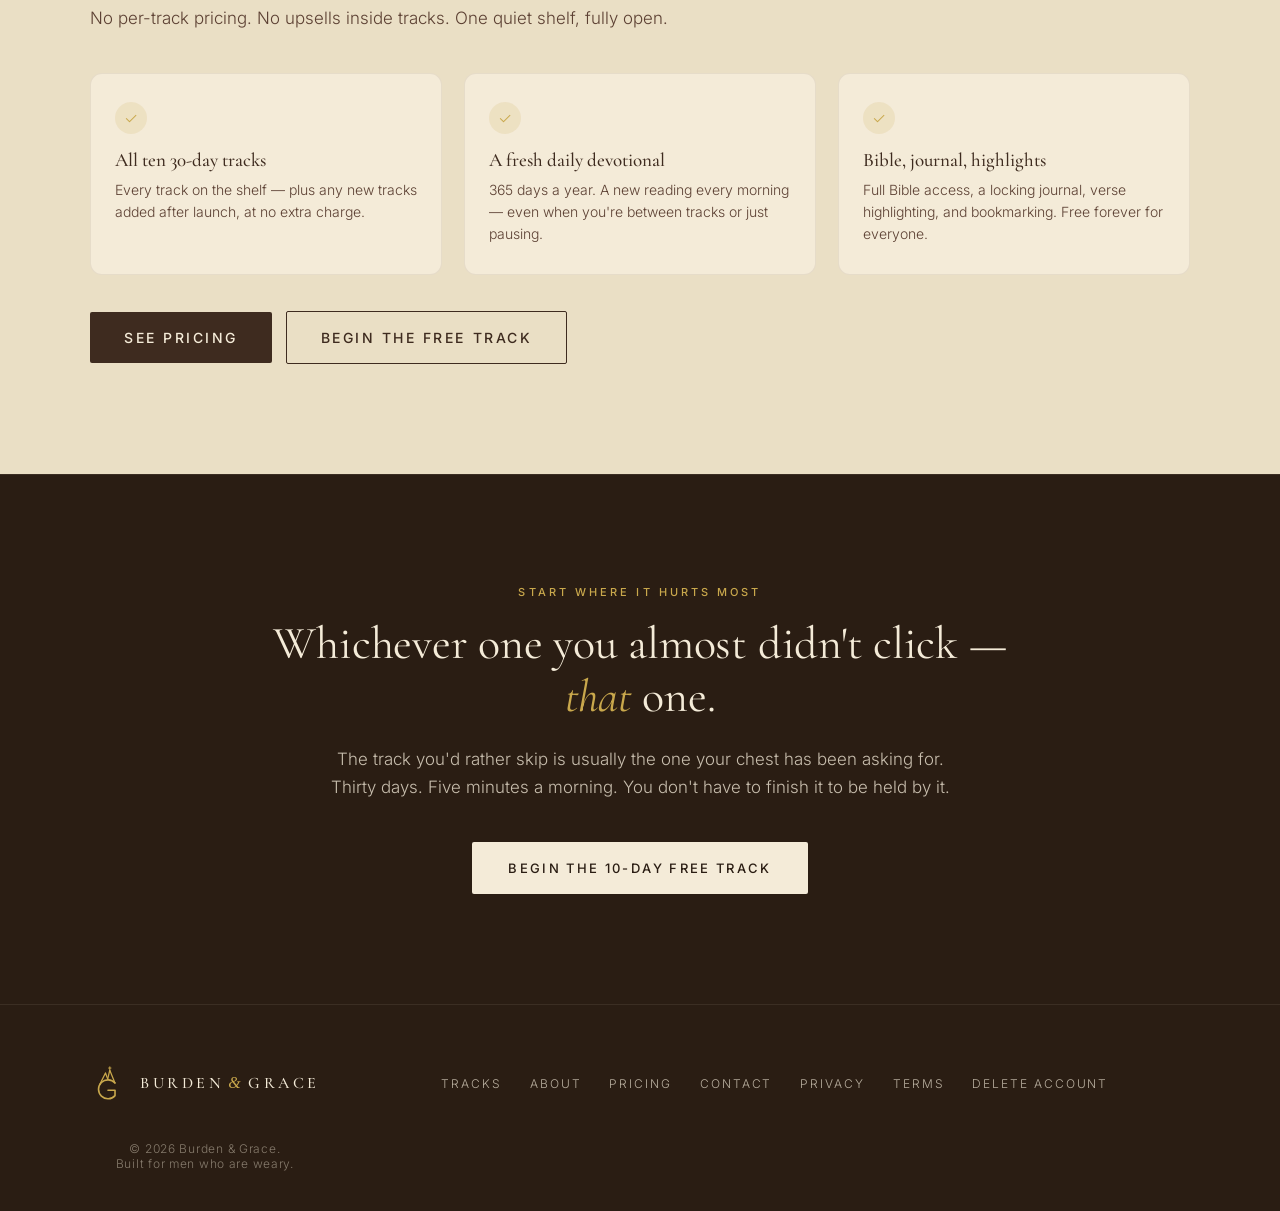
<file: tracks-women.html>
<!DOCTYPE html>
<html lang="en">
<head>
<meta charset="UTF-8">
<title>Devotional Tracks for Women — Burden &amp; Grace</title>
<meta name="robots" content="noindex">
<link rel="canonical" href="https://burdenandgrace.com/tracks.html">
<meta http-equiv="refresh" content="0; url=tracks.html#for-her">
<script>window.location.replace('tracks.html#for-her');</script>
</head>
<body>
<p>Redirecting to <a href="tracks.html#for-her">the tracks page</a>.</p>
</body>
</html>
</file>
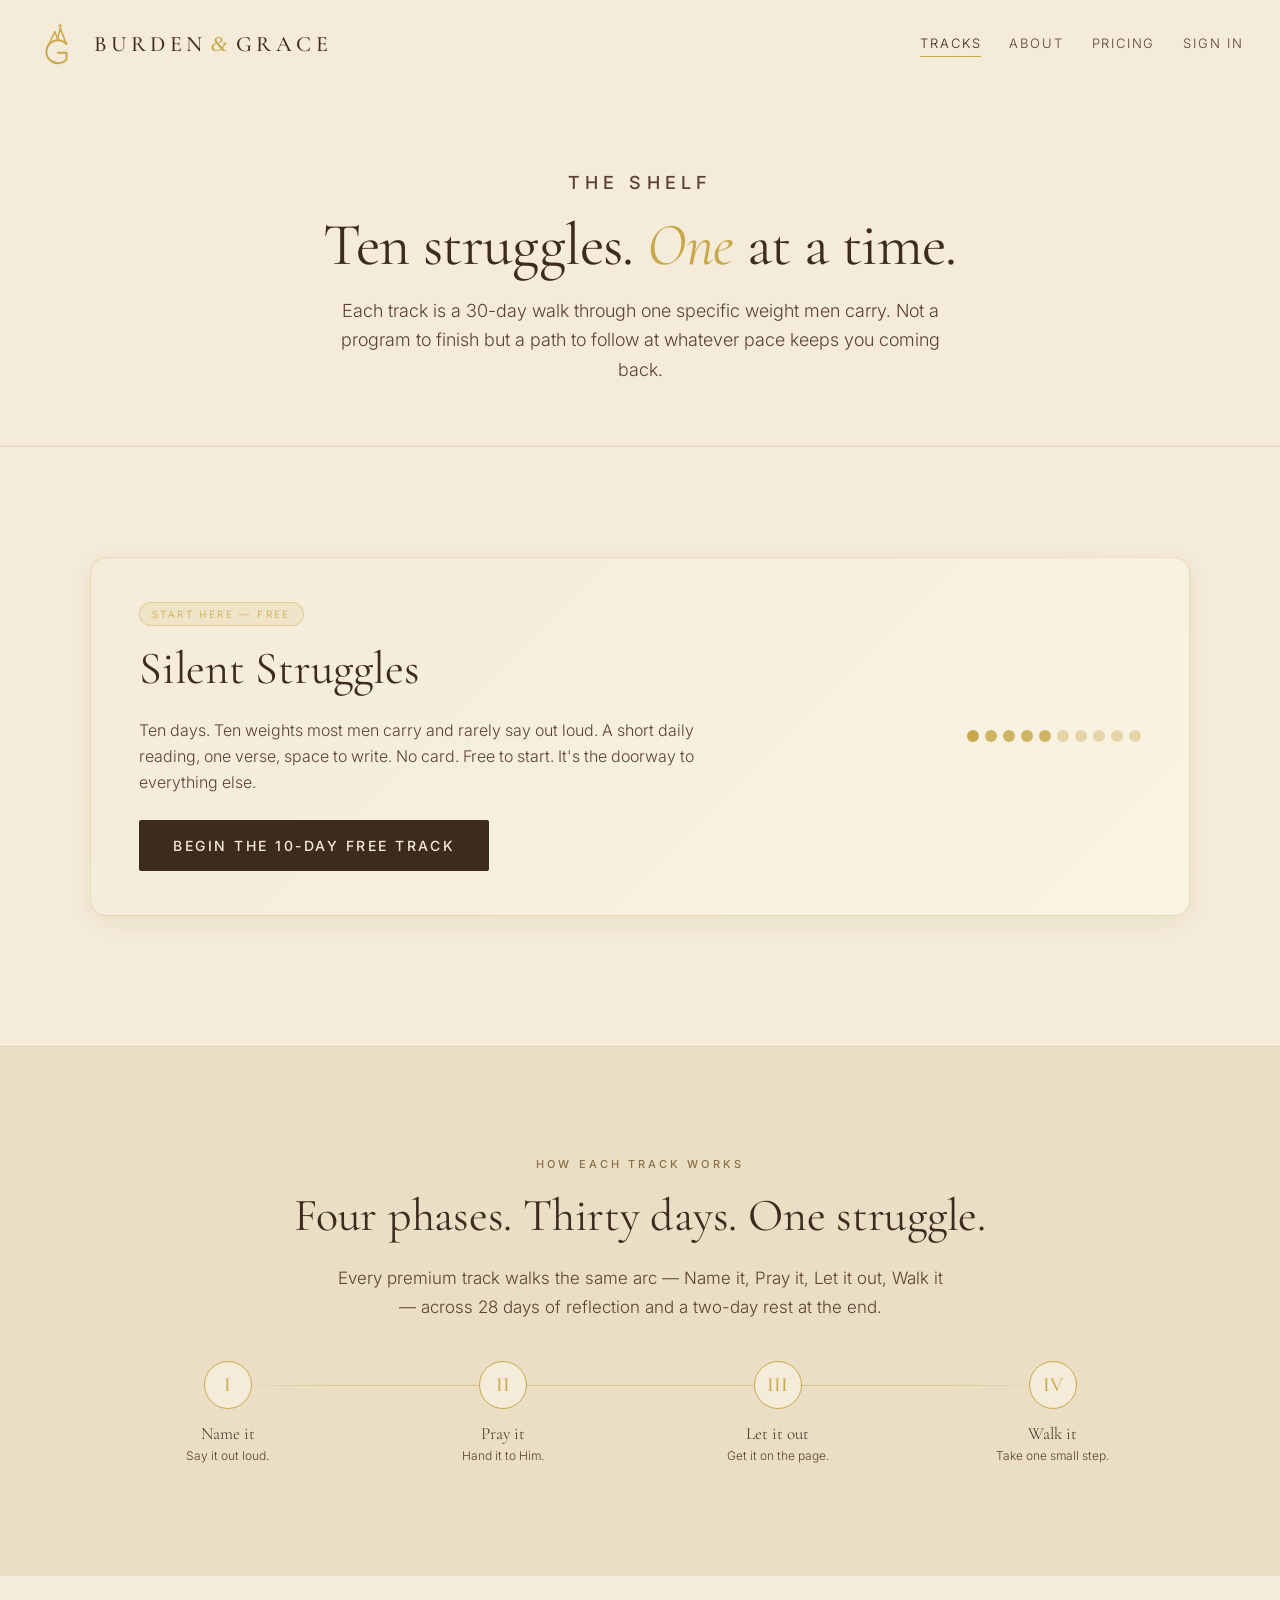
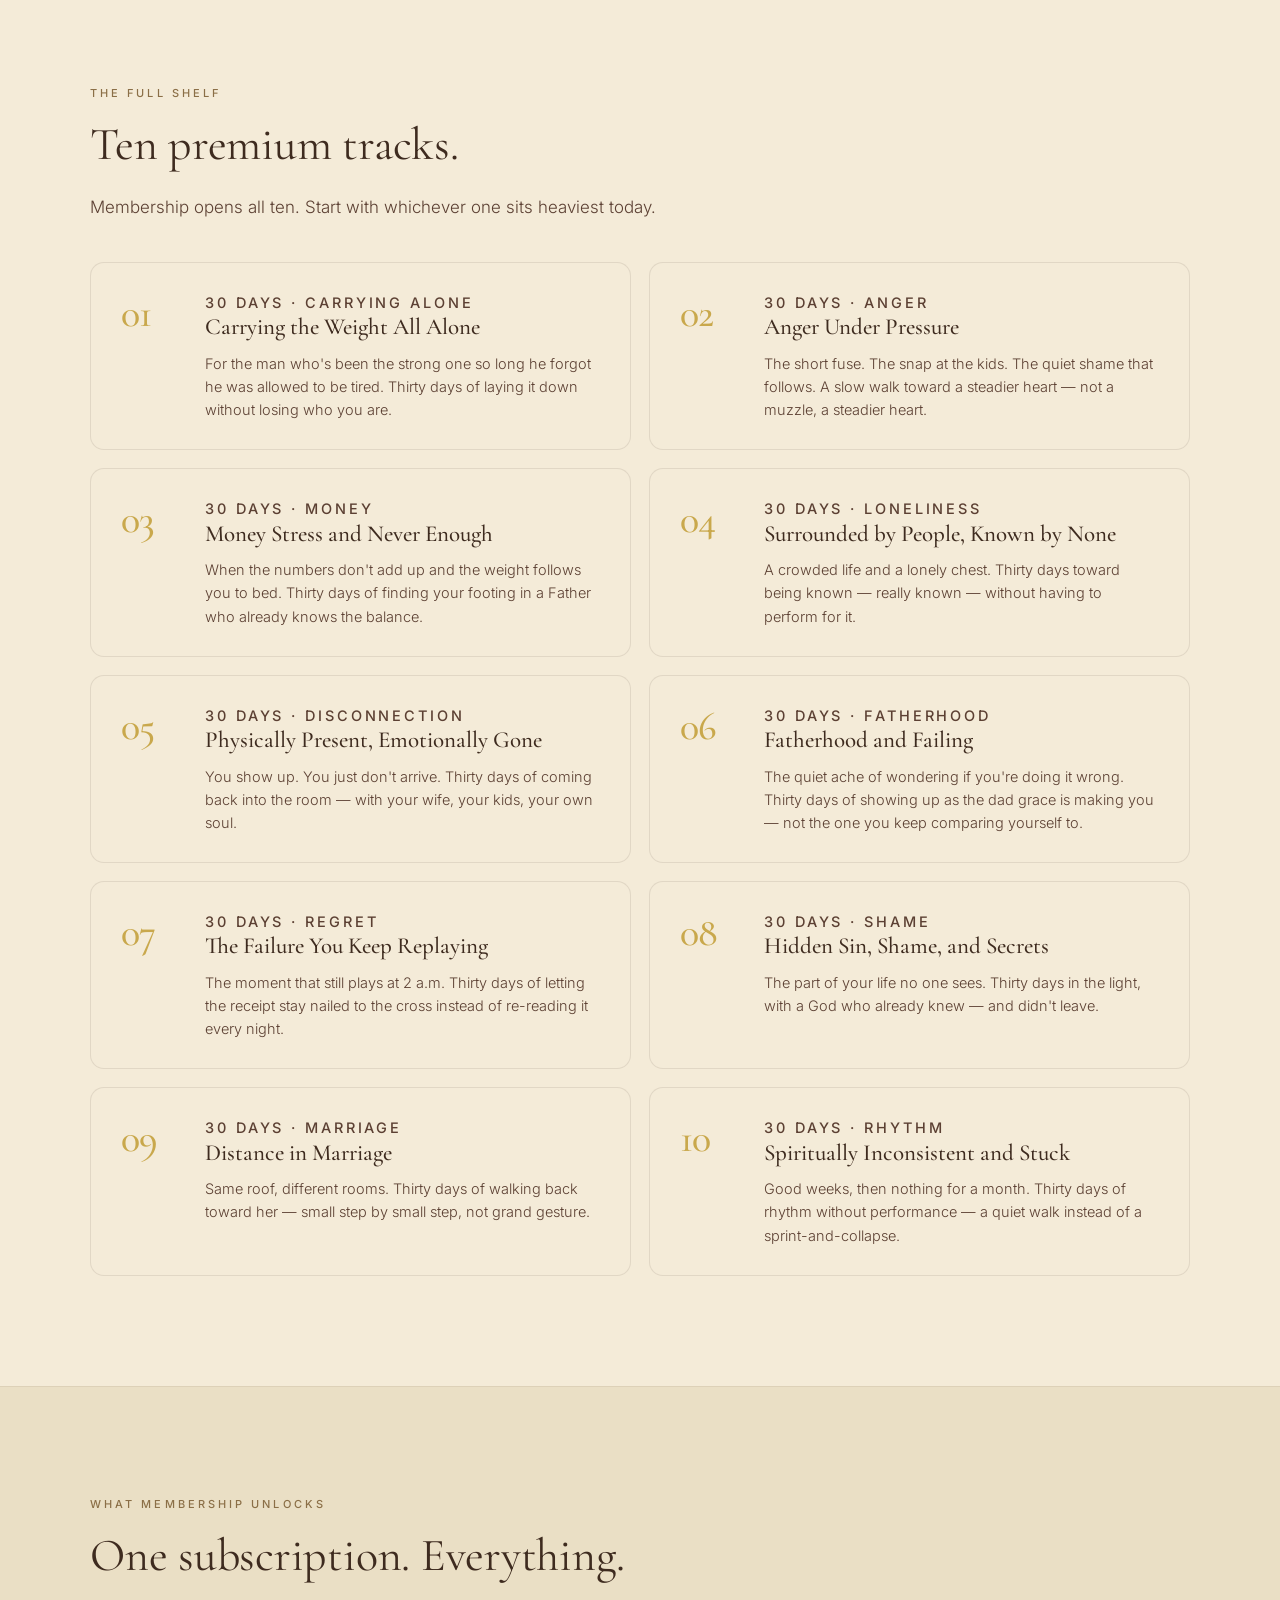
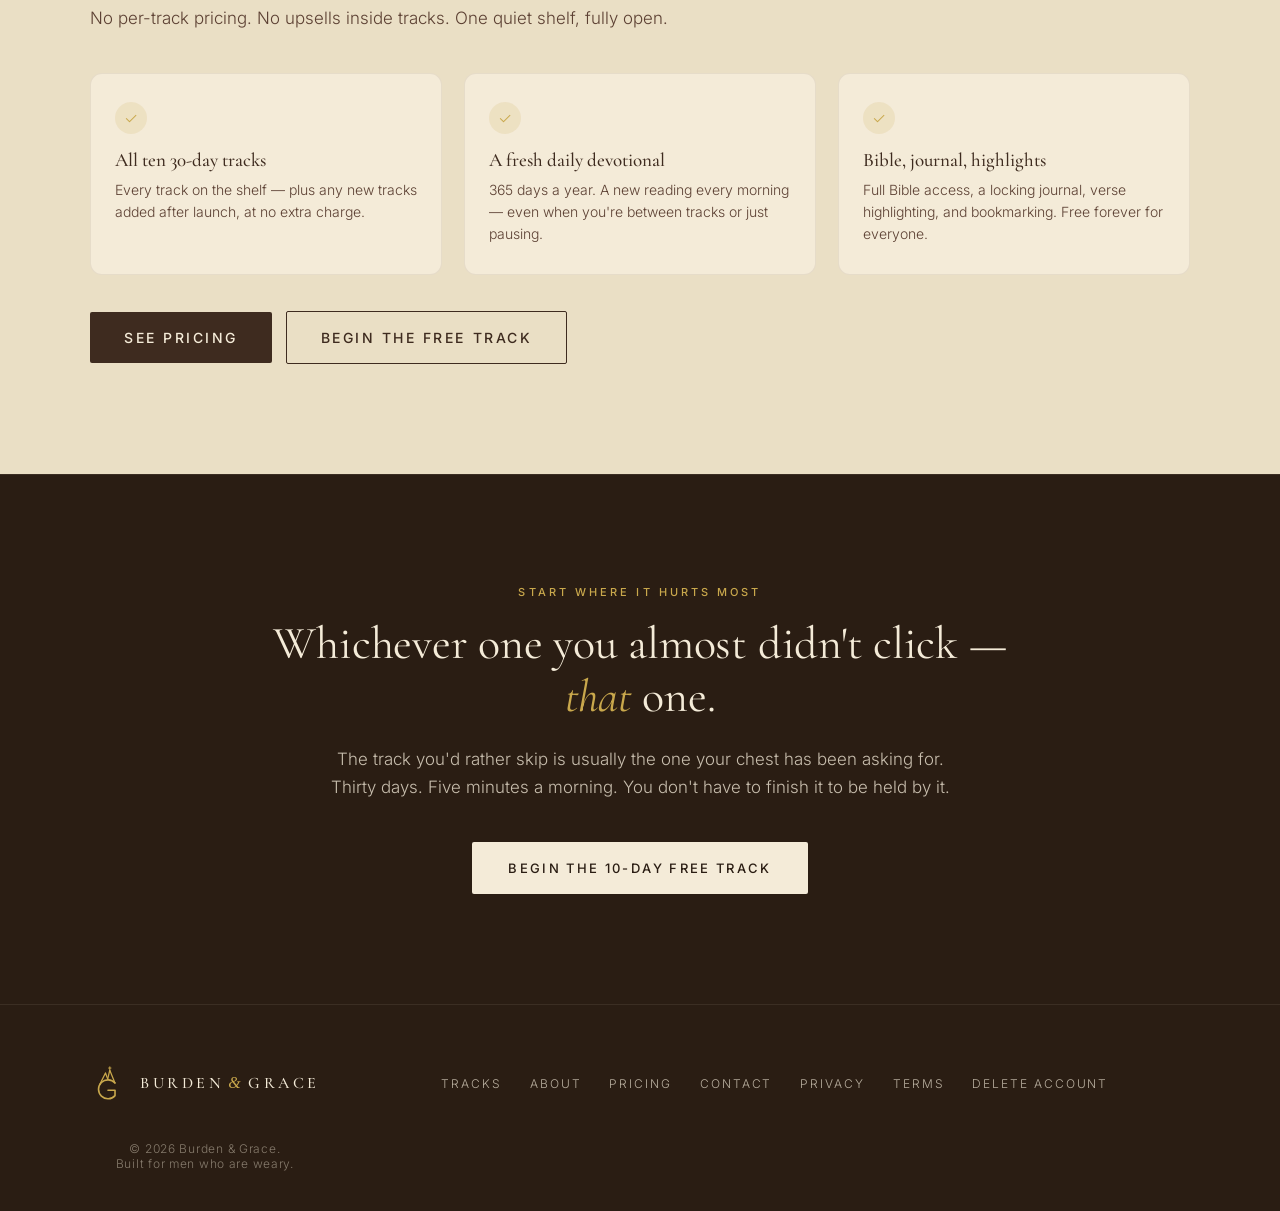
<file: tracks.html>
<!DOCTYPE html>
<html lang="en">
<head>
<meta charset="UTF-8" />
<meta name="viewport" content="width=device-width, initial-scale=1.0" />
<title>30-Day Devotional Tracks for Men | Burden &amp; Grace</title>
<meta name="description" content="Ten 30-day Christian devotional tracks for men — loneliness, anger, shame, marriage, money stress, fatherhood, and more. Start with the free 10-day Silent Struggles track.">
<meta name="keywords" content="devotional tracks for men, 30-day devotional, Christian devotional series, men's devotionals, loneliness devotional, anger devotional, marriage devotional">
<meta name="robots" content="index, follow, max-snippet:-1, max-image-preview:large">
<link rel="canonical" href="https://burdenandgrace.com/tracks.html">
<!-- Open Graph -->
<meta property="og:type" content="website">
<meta property="og:site_name" content="Burden &amp; Grace">
<meta property="og:title" content="30-Day Devotional Tracks for Men | Burden &amp; Grace">
<meta property="og:description" content="Ten 30-day devotional tracks on the struggles men actually carry. Start with the free 10-day Silent Struggles track.">
<meta property="og:url" content="https://burdenandgrace.com/tracks.html">
<meta property="og:image" content="https://burdenandgrace.com/og-image.png">
<meta property="og:image:width" content="1200">
<meta property="og:image:height" content="630">
<meta property="og:locale" content="en_US">
<!-- Twitter -->
<meta name="twitter:card" content="summary_large_image">
<meta name="twitter:title" content="30-Day Devotional Tracks for Men | Burden &amp; Grace">
<meta name="twitter:description" content="Ten 30-day tracks on the struggles men actually carry. Free 10-day starter — no credit card.">
<meta name="twitter:image" content="https://burdenandgrace.com/og-image.png">
<meta name="theme-color" content="#F4EAD5">
<link rel="icon" type="image/svg+xml" href="favicon.svg">
<link rel="preconnect" href="https://fonts.googleapis.com">
<link rel="preconnect" href="https://fonts.gstatic.com" crossorigin>
<link href="https://fonts.googleapis.com/css2?family=Cormorant+Garamond:ital,wght@0,400;0,500;0,600;1,400&family=Inter:wght@300;400;500;600&display=swap" rel="stylesheet">
<link rel="stylesheet" href="site.css?v=4">
<script src="waitlist.js" defer></script>
<style>
  /* ===== Free-track callout ===== */
  .free-track {
    display: grid;
    grid-template-columns: 1fr auto;
    align-items: center;
    gap: 40px;
    background: linear-gradient(135deg, var(--cream) 0%, #FAF4E5 100%);
    border: 1px solid rgba(201,168,76,0.3);
    border-radius: 16px;
    padding: 44px 48px;
    margin: 0 0 20px;
    box-shadow: 0 6px 24px rgba(62,43,31,0.06);
  }
  .free-tag {
    display: inline-block;
    font-family: "Inter", sans-serif;
    font-size: 10px;
    letter-spacing: 0.24em;
    text-transform: uppercase;
    color: var(--gold);
    background: rgba(201,168,76,0.12);
    border: 1px solid rgba(201,168,76,0.4);
    border-radius: 999px;
    padding: 5px 12px;
    margin-bottom: 16px;
  }
  .free-track h2 {
    font-family: "Cormorant Garamond", Georgia, serif;
    font-weight: 500;
    font-size: 34px;
    color: var(--coffee);
    margin: 0 0 10px;
    line-height: 1.1;
  }
  .free-track p {
    font-size: 16px;
    line-height: 1.65;
    color: var(--coffee-soft);
    max-width: 560px;
    margin: 0 0 24px;
  }
  .free-track-visual {
    display: flex;
    align-items: center;
    gap: 6px;
  }
  .free-track-dot {
    width: 12px; height: 12px; border-radius: 999px;
    background: var(--gold);
    opacity: 0.85;
  }
  .free-track-dot:nth-child(1) { opacity: 1; }
  .free-track-dot:nth-child(n+6) { opacity: 0.4; }
  /* ===== Compact 4-phase arc ===== */
  .arc-compact {
    display: grid;
    grid-template-columns: repeat(4, 1fr);
    gap: 0;
    margin: 10px 0 0;
    position: relative;
  }
  .arc-compact::before {
    content: "";
    position: absolute;
    top: 24px;
    left: 12.5%;
    right: 12.5%;
    height: 1px;
    background: linear-gradient(90deg, transparent, rgba(201,168,76,0.5) 15%, rgba(201,168,76,0.5) 85%, transparent);
    z-index: 0;
  }
  .phase-compact {
    position: relative;
    z-index: 1;
    padding: 0 12px;
    text-align: center;
  }
  .phase-compact .num {
    display: inline-flex;
    align-items: center;
    justify-content: center;
    width: 48px; height: 48px;
    border-radius: 999px;
    background: var(--cream);
    border: 1.5px solid var(--gold);
    color: var(--gold);
    font-family: "Cormorant Garamond", Georgia, serif;
    font-size: 20px;
    font-weight: 500;
    margin-bottom: 14px;
  }
  .phase-compact .label {
    font-family: "Cormorant Garamond", Georgia, serif;
    font-size: 17px;
    color: var(--coffee);
    margin: 0;
  }
  .phase-compact .sub {
    font-size: 12px;
    color: var(--coffee-soft);
    margin: 4px 0 0;
    line-height: 1.4;
  }
  /* ===== Track list ===== */
  .track-list {
    display: grid;
    grid-template-columns: repeat(2, 1fr);
    gap: 18px;
    margin-top: 10px;
  }
  .track-card {
    background: var(--cream);
    border: 1px solid rgba(62,43,31,0.1);
    border-radius: 14px;
    padding: 28px 30px;
    text-decoration: none;
    color: inherit;
    transition: transform .2s, border-color .2s, box-shadow .2s;
    display: grid;
    grid-template-columns: 64px 1fr;
    gap: 20px;
    align-items: start;
  }
  .track-card:hover {
    transform: translateY(-2px);
    border-color: var(--gold);
    box-shadow: 0 8px 22px rgba(62,43,31,0.08);
  }
  .track-num {
    font-family: "Cormorant Garamond", Georgia, serif;
    font-size: 40px;
    font-weight: 500;
    color: var(--gold);
    line-height: 1;
    letter-spacing: -0.02em;
    padding-top: 2px;
  }
  .track-meta {
    font-family: "Inter", sans-serif;
    font-size: 10px;
    letter-spacing: 0.2em;
    text-transform: uppercase;
    color: var(--bronze);
    margin: 0 0 6px;
    font-weight: 500;
  }
  .track-card h3 {
    font-family: "Cormorant Garamond", Georgia, serif;
    font-weight: 500;
    font-size: 23px;
    color: var(--coffee);
    margin: 0 0 10px;
    line-height: 1.2;
  }
  .track-card p {
    font-size: 14.5px;
    line-height: 1.6;
    color: var(--coffee-soft);
    margin: 0;
  }
  /* ===== What unlocks section ===== */
  .unlock-grid {
    display: grid;
    grid-template-columns: repeat(3, 1fr);
    gap: 22px;
    margin-top: 30px;
  }
  .unlock-item {
    background: var(--cream);
    border: 1px solid rgba(62,43,31,0.08);
    border-radius: 12px;
    padding: 28px 24px;
  }
  .unlock-item .check {
    display: inline-flex;
    align-items: center;
    justify-content: center;
    width: 32px; height: 32px;
    border-radius: 999px;
    background: rgba(201,168,76,0.15);
    color: var(--gold);
    font-size: 16px;
    margin-bottom: 14px;
  }
  .unlock-item h3 {
    font-family: "Cormorant Garamond", Georgia, serif;
    font-size: 19px;
    font-weight: 500;
    color: var(--coffee);
    margin: 0 0 8px;
  }
  .unlock-item p {
    font-size: 14px;
    line-height: 1.6;
    color: var(--coffee-soft);
    margin: 0;
  }
  @media (max-width: 900px) {
    .free-track { grid-template-columns: 1fr; padding: 32px 28px; gap: 24px; }
    .free-track-visual { justify-content: flex-start; }
    .arc-compact { grid-template-columns: repeat(2, 1fr); row-gap: 30px; }
    .arc-compact::before { display: none; }
    .track-list { grid-template-columns: 1fr; }
    .unlock-grid { grid-template-columns: 1fr; gap: 14px; }
  }
  @media (max-width: 600px) {
    .free-track { padding: 28px 22px; }
    .free-track h2 { font-size: 28px; }
    .track-card { grid-template-columns: 52px 1fr; gap: 16px; padding: 24px 22px; }
    .track-num { font-size: 34px; }
  }
</style>
<!-- ============ JSON-LD STRUCTURED DATA ============ -->
<!-- CollectionPage + ItemList of the 10 devotional tracks.
     Lets search + AI answer engines understand that this page is a catalog
     of 30-day devotional series, each on a named struggle. -->
<script type="application/ld+json">
{
  "@context": "https://schema.org",
  "@type": "CollectionPage",
  "@id": "https://burdenandgrace.com/tracks.html#page",
  "url": "https://burdenandgrace.com/tracks.html",
  "name": "30-Day Devotional Tracks for Men",
  "description": "Ten 30-day Christian devotional tracks for men — each focused on a single struggle, walked through in four phases: Name it, Pray it, Let it out, Walk it.",
  "inLanguage": "en-US",
  "isPartOf": { "@id": "https://burdenandgrace.com/#website" },
  "about": {
    "@type": "Thing",
    "name": "Christian devotionals for men",
    "description": "Daily devotional readings addressing loneliness, anger, shame, marriage distance, money stress, fatherhood, hidden sin, and spiritual inconsistency."
  },
  "mainEntity": {
    "@type": "ItemList",
    "name": "Devotional Tracks",
    "numberOfItems": 11,
    "itemListOrder": "https://schema.org/ItemListOrderAscending",
    "itemListElement": [
      {
        "@type": "ListItem",
        "position": 1,
        "item": {
          "@type": "Course",
          "name": "Silent Struggles",
          "description": "A free 10-day introductory devotional on ten weights men typically carry in silence. No credit card required.",
          "provider": { "@id": "https://burdenandgrace.com/#organization" },
          "isAccessibleForFree": true,
          "educationalLevel": "All levels",
          "audience": { "@type": "Audience", "audienceType": "Christian men" },
          "offers": {
            "@type": "Offer",
            "price": "0",
            "priceCurrency": "USD",
            "availability": "https://schema.org/InStock"
          },
          "hasCourseInstance": {
            "@type": "CourseInstance",
            "courseMode": "online",
            "courseWorkload": "PT5M"
          }
        }
      },
      {
        "@type": "ListItem",
        "position": 2,
        "item": {
          "@type": "Course",
          "name": "Carrying the Weight All Alone",
          "description": "A 30-day devotional for men who feel they have no one to share what they are carrying.",
          "provider": { "@id": "https://burdenandgrace.com/#organization" },
          "audience": { "@type": "Audience", "audienceType": "Christian men" },
          "hasCourseInstance": { "@type": "CourseInstance", "courseMode": "online", "courseWorkload": "PT5M" }
        }
      },
      {
        "@type": "ListItem",
        "position": 3,
        "item": {
          "@type": "Course",
          "name": "Anger Under Pressure",
          "description": "A 30-day devotional for men whose anger keeps leaking out in places they don't want it to.",
          "provider": { "@id": "https://burdenandgrace.com/#organization" },
          "audience": { "@type": "Audience", "audienceType": "Christian men" },
          "hasCourseInstance": { "@type": "CourseInstance", "courseMode": "online", "courseWorkload": "PT5M" }
        }
      },
      {
        "@type": "ListItem",
        "position": 4,
        "item": {
          "@type": "Course",
          "name": "Money Stress and Never Enough",
          "description": "A 30-day devotional for men carrying the weight of providing and the feeling that it's never enough.",
          "provider": { "@id": "https://burdenandgrace.com/#organization" },
          "audience": { "@type": "Audience", "audienceType": "Christian men" },
          "hasCourseInstance": { "@type": "CourseInstance", "courseMode": "online", "courseWorkload": "PT5M" }
        }
      },
      {
        "@type": "ListItem",
        "position": 5,
        "item": {
          "@type": "Course",
          "name": "Surrounded by People, Known by None",
          "description": "A 30-day devotional on loneliness inside a full life — being around people every day without being truly known.",
          "provider": { "@id": "https://burdenandgrace.com/#organization" },
          "audience": { "@type": "Audience", "audienceType": "Christian men" },
          "hasCourseInstance": { "@type": "CourseInstance", "courseMode": "online", "courseWorkload": "PT5M" }
        }
      },
      {
        "@type": "ListItem",
        "position": 6,
        "item": {
          "@type": "Course",
          "name": "Physically Present, Emotionally Gone",
          "description": "A 30-day devotional for men who are there in the room but absent everywhere that matters.",
          "provider": { "@id": "https://burdenandgrace.com/#organization" },
          "audience": { "@type": "Audience", "audienceType": "Christian men" },
          "hasCourseInstance": { "@type": "CourseInstance", "courseMode": "online", "courseWorkload": "PT5M" }
        }
      },
      {
        "@type": "ListItem",
        "position": 7,
        "item": {
          "@type": "Course",
          "name": "Fatherhood and Failing",
          "description": "A 30-day devotional for fathers who feel like they are getting it wrong more than right.",
          "provider": { "@id": "https://burdenandgrace.com/#organization" },
          "audience": { "@type": "Audience", "audienceType": "Christian fathers" },
          "hasCourseInstance": { "@type": "CourseInstance", "courseMode": "online", "courseWorkload": "PT5M" }
        }
      },
      {
        "@type": "ListItem",
        "position": 8,
        "item": {
          "@type": "Course",
          "name": "The Failure You Keep Replaying",
          "description": "A 30-day devotional for men stuck on a past failure that keeps running on a loop.",
          "provider": { "@id": "https://burdenandgrace.com/#organization" },
          "audience": { "@type": "Audience", "audienceType": "Christian men" },
          "hasCourseInstance": { "@type": "CourseInstance", "courseMode": "online", "courseWorkload": "PT5M" }
        }
      },
      {
        "@type": "ListItem",
        "position": 9,
        "item": {
          "@type": "Course",
          "name": "Hidden Sin, Shame, and Secrets",
          "description": "A 30-day devotional on the weight of things no one knows — and the grace that holds even those.",
          "provider": { "@id": "https://burdenandgrace.com/#organization" },
          "audience": { "@type": "Audience", "audienceType": "Christian men" },
          "hasCourseInstance": { "@type": "CourseInstance", "courseMode": "online", "courseWorkload": "PT5M" }
        }
      },
      {
        "@type": "ListItem",
        "position": 10,
        "item": {
          "@type": "Course",
          "name": "Distance in Marriage",
          "description": "A 30-day devotional for husbands who feel their marriage quietly drifting.",
          "provider": { "@id": "https://burdenandgrace.com/#organization" },
          "audience": { "@type": "Audience", "audienceType": "Christian husbands" },
          "hasCourseInstance": { "@type": "CourseInstance", "courseMode": "online", "courseWorkload": "PT5M" }
        }
      },
      {
        "@type": "ListItem",
        "position": 11,
        "item": {
          "@type": "Course",
          "name": "Spiritually Inconsistent and Stuck",
          "description": "A 30-day devotional for men whose walk with God has felt stop-and-start and stale.",
          "provider": { "@id": "https://burdenandgrace.com/#organization" },
          "audience": { "@type": "Audience", "audienceType": "Christian men" },
          "hasCourseInstance": { "@type": "CourseInstance", "courseMode": "online", "courseWorkload": "PT5M" }
        }
      }
    ]
  }
}
</script>
</head>
<body>
<nav class="site-nav">
  <a class="brand" href="index.html">
    <svg class="brand-mark" viewBox="0 0 400 400" aria-hidden="true">
      <g stroke="#C9A84C" fill="none" stroke-linejoin="round" stroke-linecap="round">
        <path d="M 108 218 L 172 88 L 197 155" stroke-width="14"/>
        <path d="M 197 155 L 220 58 L 277 200" stroke-width="14"/>
        <line x1="220" y1="20" x2="220" y2="62" stroke-width="11"/>
        <line x1="207" y1="34" x2="233" y2="34" stroke-width="11"/>
      </g>
      <g transform="translate(60 130)">
        <path d="M 218 70 A 105 105 0 1 0 218 210 L 218 150 L 140 150" stroke="#C9A84C" stroke-width="18" fill="none" stroke-linecap="round" stroke-linejoin="round"/>
      </g>
    </svg>
    <span class="brand-word">BURDEN<span class="amp">&amp;</span>GRACE</span>
  </a>
  <button class="nav-toggle" aria-label="Open menu" aria-expanded="false" aria-controls="nav-links">
    <svg class="icon-open" viewBox="0 0 24 24" fill="none" stroke="currentColor" stroke-width="2" stroke-linecap="round" aria-hidden="true">
      <line x1="4" y1="7" x2="20" y2="7"/><line x1="4" y1="12" x2="20" y2="12"/><line x1="4" y1="17" x2="20" y2="17"/>
    </svg>
    <svg class="icon-close" viewBox="0 0 24 24" fill="none" stroke="currentColor" stroke-width="2" stroke-linecap="round" aria-hidden="true">
      <line x1="6" y1="6" x2="18" y2="18"/><line x1="18" y1="6" x2="6" y2="18"/>
    </svg>
  </button>
  <div class="nav-links" id="nav-links">
    <a href="tracks.html" aria-current="page">Tracks</a>
    <a href="about.html">About</a>
    <a href="pricing.html">Pricing</a>
    <a href="#" data-waitlist="sign_in">Sign in</a>
  </div>
</nav>
<!-- ============ PAGE HERO ============ -->
<header class="page-hero">
  <p class="eyebrow">The shelf</p>
  <h1>Ten struggles. <em>One</em> at a time.</h1>
  <p>Each track is a 30-day walk through one specific weight men carry. Not a program to finish but a path to follow at whatever pace keeps you coming back.</p>
</header>
<!-- ============ FREE TRACK ============ -->
<section class="block">
  <div class="container">
    <div class="free-track">
      <div>
        <span class="free-tag">Start here — free</span>
        <h2>Silent Struggles</h2>
        <p>Ten days. Ten weights most men carry and rarely say out loud. A short daily reading, one verse, space to write. No card. Free to start. It's the doorway to everything else.</p>
        <a class="cta" href="#" data-waitlist="free_track">Begin the 10-day free track</a>
      </div>
      <div class="free-track-visual" aria-hidden="true">
        <span class="free-track-dot"></span><span class="free-track-dot"></span><span class="free-track-dot"></span>
        <span class="free-track-dot"></span><span class="free-track-dot"></span><span class="free-track-dot"></span>
        <span class="free-track-dot"></span><span class="free-track-dot"></span><span class="free-track-dot"></span>
        <span class="free-track-dot"></span>
      </div>
    </div>
  </div>
</section>
<!-- ============ HOW EACH TRACK WORKS ============ -->
<section class="block alt center">
  <div class="container">
    <p class="eyebrow">How each track works</p>
    <h2>Four phases. Thirty days. One struggle.</h2>
    <p class="lead">Every premium track walks the same arc — Name it, Pray it, Let it out, Walk it — across 28 days of reflection and a two-day rest at the end.</p>
    <div class="arc-compact">
      <div class="phase-compact">
        <span class="num">I</span>
        <p class="label">Name it</p>
        <p class="sub">Say it out loud.</p>
      </div>
      <div class="phase-compact">
        <span class="num">II</span>
        <p class="label">Pray it</p>
        <p class="sub">Hand it to Him.</p>
      </div>
      <div class="phase-compact">
        <span class="num">III</span>
        <p class="label">Let it out</p>
        <p class="sub">Get it on the page.</p>
      </div>
      <div class="phase-compact">
        <span class="num">IV</span>
        <p class="label">Walk it</p>
        <p class="sub">Take one small step.</p>
      </div>
    </div>
  </div>
</section>
<!-- ============ THE FULL SHELF ============ -->
<section class="block">
  <div class="container">
    <p class="eyebrow">The full shelf</p>
    <h2>Ten premium tracks.</h2>
    <p class="lead">Membership opens all ten. Start with whichever one sits heaviest today.</p>
    <div class="track-list">
      <a class="track-card" href="#" data-waitlist="premium_track">
        <span class="track-num">01</span>
        <div>
          <p class="track-meta">30 days &middot; Carrying alone</p>
          <h3>Carrying the Weight All Alone</h3>
          <p>For the man who's been the strong one so long he forgot he was allowed to be tired. Thirty days of laying it down without losing who you are.</p>
        </div>
      </a>
      <a class="track-card" href="#" data-waitlist="premium_track">
        <span class="track-num">02</span>
        <div>
          <p class="track-meta">30 days &middot; Anger</p>
          <h3>Anger Under Pressure</h3>
          <p>The short fuse. The snap at the kids. The quiet shame that follows. A slow walk toward a steadier heart — not a muzzle, a steadier heart.</p>
        </div>
      </a>
      <a class="track-card" href="#" data-waitlist="premium_track">
        <span class="track-num">03</span>
        <div>
          <p class="track-meta">30 days &middot; Money</p>
          <h3>Money Stress and Never Enough</h3>
          <p>When the numbers don't add up and the weight follows you to bed. Thirty days of finding your footing in a Father who already knows the balance.</p>
        </div>
      </a>
      <a class="track-card" href="#" data-waitlist="premium_track">
        <span class="track-num">04</span>
        <div>
          <p class="track-meta">30 days &middot; Loneliness</p>
          <h3>Surrounded by People, Known by None</h3>
          <p>A crowded life and a lonely chest. Thirty days toward being known — really known — without having to perform for it.</p>
        </div>
      </a>
      <a class="track-card" href="#" data-waitlist="premium_track">
        <span class="track-num">05</span>
        <div>
          <p class="track-meta">30 days &middot; Disconnection</p>
          <h3>Physically Present, Emotionally Gone</h3>
          <p>You show up. You just don't arrive. Thirty days of coming back into the room — with your wife, your kids, your own soul.</p>
        </div>
      </a>
      <a class="track-card" href="#" data-waitlist="premium_track">
        <span class="track-num">06</span>
        <div>
          <p class="track-meta">30 days &middot; Fatherhood</p>
          <h3>Fatherhood and Failing</h3>
          <p>The quiet ache of wondering if you're doing it wrong. Thirty days of showing up as the dad grace is making you — not the one you keep comparing yourself to.</p>
        </div>
      </a>
      <a class="track-card" href="#" data-waitlist="premium_track">
        <span class="track-num">07</span>
        <div>
          <p class="track-meta">30 days &middot; Regret</p>
          <h3>The Failure You Keep Replaying</h3>
          <p>The moment that still plays at 2 a.m. Thirty days of letting the receipt stay nailed to the cross instead of re-reading it every night.</p>
        </div>
      </a>
      <a class="track-card" href="#" data-waitlist="premium_track">
        <span class="track-num">08</span>
        <div>
          <p class="track-meta">30 days &middot; Shame</p>
          <h3>Hidden Sin, Shame, and Secrets</h3>
          <p>The part of your life no one sees. Thirty days in the light, with a God who already knew — and didn't leave.</p>
        </div>
      </a>
      <a class="track-card" href="#" data-waitlist="premium_track">
        <span class="track-num">09</span>
        <div>
          <p class="track-meta">30 days &middot; Marriage</p>
          <h3>Distance in Marriage</h3>
          <p>Same roof, different rooms. Thirty days of walking back toward her — small step by small step, not grand gesture.</p>
        </div>
      </a>
      <a class="track-card" href="#" data-waitlist="premium_track">
        <span class="track-num">10</span>
        <div>
          <p class="track-meta">30 days &middot; Rhythm</p>
          <h3>Spiritually Inconsistent and Stuck</h3>
          <p>Good weeks, then nothing for a month. Thirty days of rhythm without performance — a quiet walk instead of a sprint-and-collapse.</p>
        </div>
      </a>
    </div>
  </div>
</section>
<!-- ============ WHAT MEMBERSHIP UNLOCKS ============ -->
<section class="block alt">
  <div class="container">
    <p class="eyebrow">What membership unlocks</p>
    <h2>One subscription. Everything.</h2>
    <p class="lead">No per-track pricing. No upsells inside tracks. One quiet shelf, fully open.</p>
    <div class="unlock-grid">
      <div class="unlock-item">
        <span class="check" aria-hidden="true">&#10003;</span>
        <h3>All ten 30-day tracks</h3>
        <p>Every track on the shelf — plus any new tracks added after launch, at no extra charge.</p>
      </div>
      <div class="unlock-item">
        <span class="check" aria-hidden="true">&#10003;</span>
        <h3>A fresh daily devotional</h3>
        <p>365 days a year. A new reading every morning — even when you're between tracks or just pausing.</p>
      </div>
      <div class="unlock-item">
        <span class="check" aria-hidden="true">&#10003;</span>
        <h3>Bible, journal, highlights</h3>
        <p>Full Bible access, a locking journal, verse highlighting, and bookmarking. Free forever for everyone.</p>
      </div>
    </div>
    <div class="cta-row" style="margin-top: 36px;">
      <a class="cta" href="pricing.html">See pricing</a>
      <a class="cta secondary" href="#" data-waitlist="free_track">Begin the free track</a>
    </div>
  </div>
</section>
<!-- ============ CLOSING ============ -->
<section class="block dark center">
  <div class="container narrow">
    <p class="eyebrow">Start where it hurts most</p>
    <h2>Whichever one you almost didn't click — <em>that</em> one.</h2>
    <p class="lead">The track you'd rather skip is usually the one your chest has been asking for. Thirty days. Five minutes a morning. You don't have to finish it to be held by it.</p>
    <div class="cta-row" style="justify-content: center;">
      <a class="cta large" href="#" data-waitlist="free_track">Begin the 10-day free track</a>
    </div>
  </div>
</section>
<!-- ============ FOOTER ============ -->
<footer class="site-footer">
  <div class="container">
    <a class="foot-brand" href="index.html">
      <svg class="brand-mark" viewBox="0 0 400 400" aria-hidden="true">
        <g stroke="#C9A84C" fill="none" stroke-linejoin="round" stroke-linecap="round">
          <path d="M 108 218 L 172 88 L 197 155" stroke-width="14"/>
          <path d="M 197 155 L 220 58 L 277 200" stroke-width="14"/>
          <line x1="220" y1="20" x2="220" y2="62" stroke-width="11"/>
          <line x1="207" y1="34" x2="233" y2="34" stroke-width="11"/>
        </g>
        <g transform="translate(60 130)">
          <path d="M 218 70 A 105 105 0 1 0 218 210 L 218 150 L 140 150" stroke="#C9A84C" stroke-width="18" fill="none" stroke-linecap="round" stroke-linejoin="round"/>
        </g>
      </svg>
      <span class="brand-word">BURDEN<span class="amp">&amp;</span>GRACE</span>
    </a>
    <div class="foot-links">
      <a href="tracks.html">Tracks</a>
      <a href="about.html">About</a>
      <a href="pricing.html">Pricing</a>
      <a href="mailto:support@burdenandgrace.com">Contact</a>
      <a href="privacy.html">Privacy</a>
      <a href="terms.html">Terms</a>
      <a href="delete-account.html">Delete Account</a>
    </div>
    <p class="foot-copy">&copy; 2026 Burden &amp; Grace.<br/>Built for men who are weary.</p>
  </div>
</footer>
<script src="site.js" defer></script>
</body>
</html>
</file>
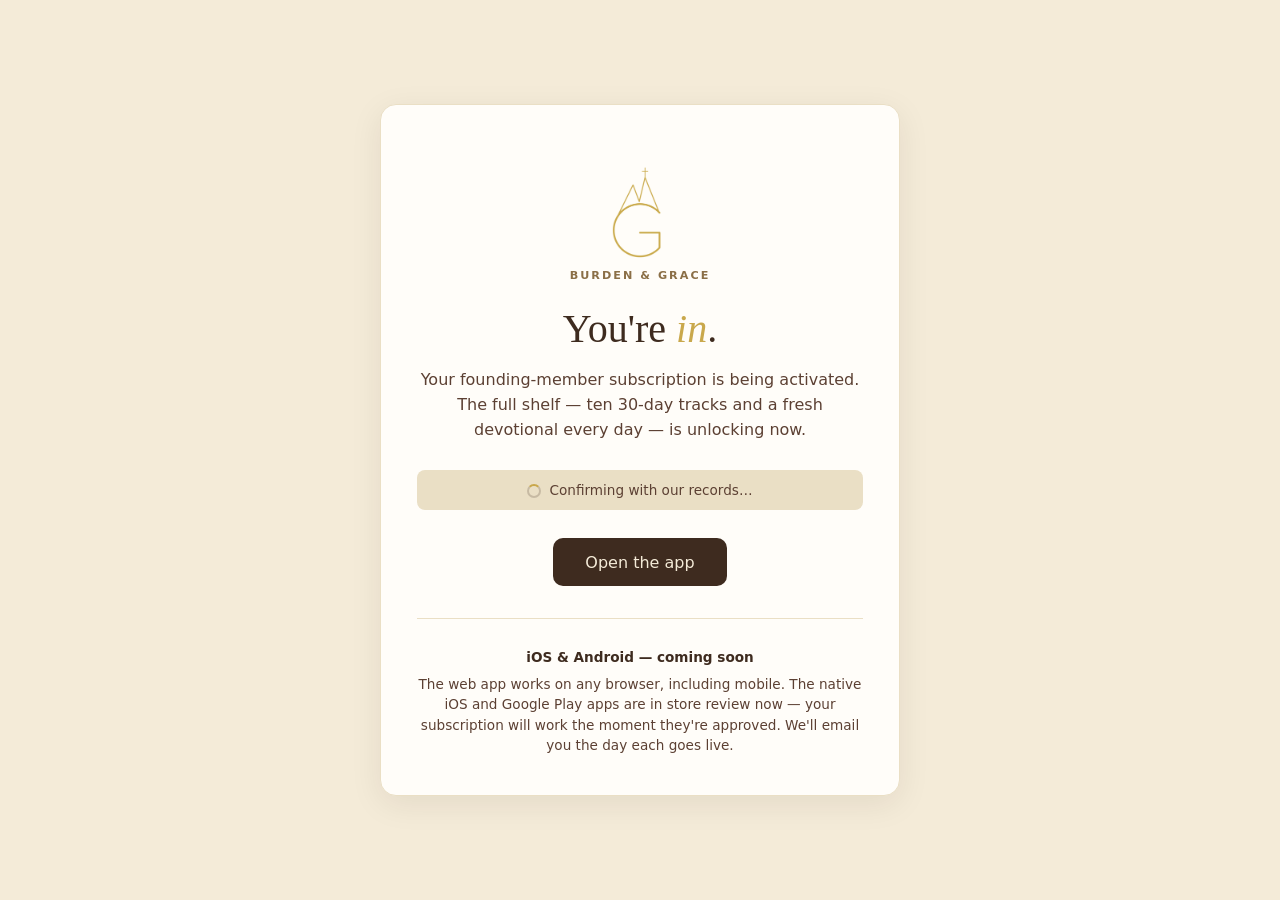
<file: subscription/success.html>
<!doctype html>
<html lang="en">
<head>
<meta charset="utf-8">
<meta name="viewport" content="width=device-width, initial-scale=1, viewport-fit=cover">
<title>Welcome — Burden & Grace</title>
<meta name="robots" content="noindex">
<link rel="icon" href="/favicon.svg" type="image/svg+xml">
<style>
  :root {
    --cream: #F4EBD8;
    --cream-deep: #EADFC5;
    --coffee: #3E2B1F;
    --coffee-soft: #5C4033;
    --bronze: #8B6F47;
    --gold: #C9A84C;
    --gold-dark: #A88A3A;
    --ink: #2A1D13;
  }
  * { box-sizing: border-box; }
  html, body {
    margin: 0;
    padding: 0;
    background: var(--cream);
    color: var(--coffee);
    font-family: "Inter", system-ui, -apple-system, sans-serif;
    min-height: 100%;
  }
  .wrap {
    min-height: 100dvh;
    display: flex;
    align-items: center;
    justify-content: center;
    padding: 2rem 1.5rem;
  }
  .card {
    background: #FFFDF9;
    border: 1px solid var(--cream-deep);
    border-radius: 16px;
    padding: 3rem 2.25rem 2.5rem;
    max-width: 520px;
    width: 100%;
    text-align: center;
    box-shadow: 0 8px 32px rgba(42, 29, 19, 0.08);
  }
  .mark {
    display: block;
    width: 80px;
    height: auto;
    margin: 0 auto 0.25rem;
  }
  .label {
    font-size: 0.7rem;
    font-weight: 700;
    letter-spacing: 0.18em;
    color: var(--bronze);
    text-transform: uppercase;
    margin-bottom: 1.5rem;
  }
  h1 {
    font-family: "Cormorant Garamond", serif;
    font-weight: 500;
    font-size: 2.5rem;
    line-height: 1.15;
    margin: 0 0 1rem;
    color: var(--coffee);
  }
  h1 em {
    color: var(--gold);
    font-style: italic;
  }
  .sub {
    font-size: 1rem;
    line-height: 1.55;
    color: var(--coffee-soft);
    margin: 0 0 1.75rem;
  }
  .status {
    background: var(--cream-deep);
    border-radius: 8px;
    padding: 0.75rem 1rem;
    font-size: 0.85rem;
    color: var(--coffee-soft);
    margin: 0 0 1.75rem;
  }
  .spinner {
    display: inline-block;
    width: 14px;
    height: 14px;
    border: 2px solid rgba(62, 43, 31, 0.2);
    border-top-color: var(--gold);
    border-radius: 50%;
    animation: spin 0.8s linear infinite;
    vertical-align: middle;
    margin-right: 8px;
  }
  @keyframes spin { to { transform: rotate(360deg); } }
  .cta {
    display: inline-block;
    background: var(--coffee);
    color: var(--cream);
    padding: 0.9rem 2rem;
    border-radius: 10px;
    text-decoration: none;
    font-weight: 500;
    font-size: 1rem;
    transition: background 0.15s;
  }
  .cta:hover { background: var(--ink); }
  .coming-soon {
    margin-top: 2rem;
    padding-top: 1.75rem;
    border-top: 1px solid var(--cream-deep);
    font-size: 0.85rem;
    color: var(--coffee-soft);
    line-height: 1.5;
  }
  .coming-soon strong {
    color: var(--coffee);
    display: block;
    margin-bottom: 0.4rem;
    font-weight: 600;
  }
  .ok-state .status { display: none; }
  .ok-state .cta { background: var(--gold); color: var(--ink); }
  .ok-state .cta:hover { background: var(--gold-dark); }
</style>
</head>
<body>
<div class="wrap">
  <div class="card" id="card">
    <img class="mark" src="/brand-mark.png" alt="Burden &amp; Grace">
    <div class="label">BURDEN &amp; GRACE</div>

    <h1>You're <em>in</em>.</h1>
    <p class="sub">Your founding-member subscription is being activated. The full shelf — ten 30-day tracks and a fresh devotional every day — is unlocking now.</p>

    <div class="status" id="status">
      <span class="spinner"></span>Confirming with our records…
    </div>

    <a href="https://app.burdenandgrace.com/" class="cta" id="continueBtn">Open the app</a>

    <div class="coming-soon">
      <strong>iOS &amp; Android — coming soon</strong>
      The web app works on any browser, including mobile. The native iOS and Google Play apps are in store review now — your subscription will work the moment they're approved. We'll email you the day each goes live.
    </div>
  </div>
</div>

<script>
  // Poll Supabase for is_premium=true so the user knows the webhook landed
  // before we drop them into the app. Falls through after ~12 seconds either way.
  (function () {
    var SUPABASE_URL = 'https://hycalmremlhqymgbmvlg.supabase.co';
    var SUPABASE_ANON_KEY = 'eyJhbGciOiJIUzI1NiIsInR5cCI6IkpXVCJ9.eyJpc3MiOiJzdXBhYmFzZSIsInJlZiI6Imh5Y2FsbXJlbWxocXltZ2JtdmxnIiwicm9sZSI6ImFub24iLCJpYXQiOjE3NzU3NTg0ODgsImV4cCI6MjA5MTMzNDQ4OH0.awA2KnZVNaLW1tb7Pjgo5MoMUB3C81J9Ykeha9g8Ixw';
    var card = document.getElementById('card');
    var status = document.getElementById('status');
    var attempts = 0;
    var maxAttempts = 12; // ~24 seconds of polling

    function getAccessToken() {
      // Supabase JS stores session under sb-<project_ref>-auth-token
      try {
        for (var i = 0; i < localStorage.length; i++) {
          var k = localStorage.key(i);
          if (k && k.indexOf('-auth-token') > 0) {
            var v = JSON.parse(localStorage.getItem(k) || '{}');
            return v.access_token || (v.currentSession && v.currentSession.access_token) || null;
          }
        }
      } catch (e) {}
      return null;
    }

    function poll() {
      attempts++;
      var token = getAccessToken();
      if (!token) {
        // Not signed in here — likely the user is on a different domain/origin
        // for the marketing site vs the app. Just let them click through.
        status.innerHTML = 'Subscription confirmed. Continue when ready.';
        return;
      }

      fetch(SUPABASE_URL + '/rest/v1/profiles?select=is_premium', {
        headers: {
          apikey: SUPABASE_ANON_KEY,
          Authorization: 'Bearer ' + token,
        },
      })
      .then(function (r) { return r.ok ? r.json() : null; })
      .then(function (rows) {
        if (rows && rows[0] && rows[0].is_premium) {
          card.classList.add('ok-state');
          status.innerHTML = '✓ All set.';
          // Auto-redirect after 1.5s
          setTimeout(function () { window.location.href = 'https://app.burdenandgrace.com/'; }, 1500);
          return;
        }
        if (attempts >= maxAttempts) {
          status.innerHTML = 'Almost there — you can open the app now and refresh in a moment if needed.';
          return;
        }
        setTimeout(poll, 2000);
      })
      .catch(function () {
        if (attempts >= maxAttempts) {
          status.innerHTML = 'You can open the app and refresh if your subscription doesn\'t show up immediately.';
          return;
        }
        setTimeout(poll, 2000);
      });
    }

    // Start polling after a short delay so Stripe's webhook has a head start
    setTimeout(poll, 1500);
  })();
</script>
</body>
</html>
</file>
<file: site.css>
/* ============================================================
   Burden & Grace — shared site styles
   Used by index.html, tracks.html, pricing.html, about.html
   ============================================================ */

:root {
  --cream: #F4EBD8;
  --cream-deep: #EADFC5;
  --coffee: #3E2B1F;
  --coffee-soft: #5C4033;
  --bronze: #8B6F47;
  --gold: #C9A84C;
  --ink: #2A1D13;
}

* { box-sizing: border-box; }
html, body { margin: 0; padding: 0; }
body {
  background: var(--cream);
  color: var(--ink);
  font-family: "Inter", -apple-system, "Segoe UI", Roboto, Arial, sans-serif;
  font-weight: 300;
  overflow-x: hidden;
  -webkit-font-smoothing: antialiased;
  text-rendering: optimizeLegibility;
}

a { color: inherit; }

/* ===== Top nav (shared) ===== */
nav.site-nav {
  padding: 22px 36px;
  display: flex;
  align-items: center;
  justify-content: space-between;
  background: var(--cream);
  position: relative;
  z-index: 20;
}
nav.site-nav.overlay {
  position: absolute;
  top: 0; left: 0; right: 0;
  background: transparent;
}
.brand {
  display: flex; align-items: center;
  gap: 14px;
  color: var(--coffee);
  text-decoration: none;
}
.brand-mark { width: 44px; height: 44px; display: block; flex-shrink: 0; }
.brand-word {
  font-family: "Cormorant Garamond", Georgia, serif;
  font-size: 22px;
  letter-spacing: 0.2em;
  font-weight: 500;
}
.brand-word .amp {
  font-family: Georgia, "Times New Roman", serif;
  font-style: italic;
  color: var(--gold);
  padding: 0 4px;
  font-weight: 400;
}
.nav-links {
  display: flex;
  gap: 28px;
  font-size: 13px;
  letter-spacing: 0.14em;
  text-transform: uppercase;
  color: var(--coffee-soft);
}
.nav-links a {
  color: inherit;
  text-decoration: none;
  transition: color .25s;
  position: relative;
  padding-bottom: 2px;
  white-space: nowrap;
}
.nav-links a:hover { color: var(--coffee); }
.nav-links a[aria-current="page"] {
  color: var(--coffee);
}
.nav-links a[aria-current="page"]::after {
  content: "";
  position: absolute;
  left: 0; right: 0; bottom: -4px;
  height: 1px;
  background: var(--gold);
}

/* ===== Mobile nav hamburger (hidden by default) ===== */
.nav-toggle {
  display: none;
  width: 42px; height: 42px;
  background: transparent;
  border: 1px solid rgba(62,43,31,0.18);
  border-radius: 8px;
  padding: 0;
  cursor: pointer;
  align-items: center;
  justify-content: center;
  color: var(--coffee);
  transition: background .2s, border-color .2s;
}
.nav-toggle:hover {
  background: rgba(62,43,31,0.04);
  border-color: rgba(62,43,31,0.3);
}
.nav-toggle svg { width: 20px; height: 20px; display: block; }
.nav-toggle .icon-close { display: none; }
.nav-toggle[aria-expanded="true"] .icon-open { display: none; }
.nav-toggle[aria-expanded="true"] .icon-close { display: block; }
nav.site-nav.overlay .nav-toggle {
  border-color: rgba(62,43,31,0.22);
}

/* ===== Shared section plumbing ===== */
section.block {
  padding: 110px 32px;
  border-top: 1px solid rgba(62,43,31,0.08);
}
section.block.alt { background: var(--cream-deep); }
section.block.dark {
  background: var(--ink);
  color: var(--cream);
  border-top-color: rgba(244,235,216,0.08);
}
.container { max-width: 1100px; margin: 0 auto; }
.container.narrow { max-width: 760px; }

.eyebrow {
  font-family: "Inter", sans-serif;
  font-size: 11px;
  letter-spacing: 0.28em;
  text-transform: uppercase;
  color: var(--bronze);
  margin: 0 0 18px;
  font-weight: 500;
}
section.block.dark .eyebrow { color: var(--gold); }

section.block h1,
section.block h2 {
  font-family: "Cormorant Garamond", Georgia, serif;
  font-weight: 400;
  font-size: clamp(30px, 4.2vw, 46px);
  line-height: 1.15;
  color: var(--coffee);
  margin: 0 0 22px;
  letter-spacing: -0.005em;
}
section.block.dark h1,
section.block.dark h2 { color: var(--cream); }
section.block h1 em,
section.block h2 em { color: var(--gold); font-style: italic; }

section.block h3 {
  font-family: "Cormorant Garamond", Georgia, serif;
  font-weight: 500;
  color: var(--coffee);
}
section.block.dark h3 { color: var(--cream); }

section.block p.lead {
  font-size: 17px;
  line-height: 1.7;
  color: var(--coffee-soft);
  max-width: 620px;
  margin: 0 0 40px;
}
section.block.dark p.lead { color: rgba(244,235,216,0.78); }

section.block.center { text-align: center; }
section.block.center .eyebrow,
section.block.center p.lead { margin-left: auto; margin-right: auto; }

/* ===== Page hero (non-animated, used on tracks/pricing/about) ===== */
.page-hero {
  padding: 80px 32px 60px;
  text-align: center;
  background: var(--cream);
  border-bottom: 1px solid rgba(62,43,31,0.08);
}
.page-hero .eyebrow { margin-bottom: 14px; }
.page-hero h1 {
  font-family: "Cormorant Garamond", Georgia, serif;
  font-weight: 400;
  font-size: clamp(36px, 5.2vw, 60px);
  line-height: 1.1;
  color: var(--coffee);
  margin: 0 0 18px;
  letter-spacing: -0.01em;
}
.page-hero h1 em { color: var(--gold); font-style: italic; }
.page-hero p {
  font-size: 18px;
  line-height: 1.65;
  color: var(--coffee-soft);
  max-width: 640px;
  margin: 0 auto;
}

/* ===== Buttons / CTA ===== */
.cta {
  background: var(--coffee);
  color: var(--cream);
  border: none;
  padding: 17px 34px;
  font-family: "Inter", sans-serif;
  font-size: 14px;
  letter-spacing: 0.18em;
  text-transform: uppercase;
  font-weight: 500;
  cursor: pointer;
  border-radius: 2px;
  transition: transform .2s, background .2s;
  text-decoration: none;
  display: inline-block;
}
.cta:hover { background: var(--ink); transform: translateY(-1px); }
.cta.secondary {
  background: transparent;
  color: var(--coffee);
  border: 1px solid var(--coffee);
}
.cta.secondary:hover { background: rgba(62,43,31,0.06); }
.cta.large { padding: 18px 36px; font-size: 13px; }

section.block.dark .cta { background: var(--cream); color: var(--ink); }
section.block.dark .cta:hover { background: var(--gold); color: var(--ink); }
section.block.dark .cta.secondary {
  background: transparent;
  color: var(--cream);
  border-color: rgba(244,235,216,0.45);
}
section.block.dark .cta.secondary:hover {
  background: rgba(244,235,216,0.08);
  color: var(--cream);
  border-color: var(--cream);
}

.cta-row {
  display: flex;
  gap: 14px;
  align-items: center;
  flex-wrap: wrap;
  margin-top: 14px;
}

.fine {
  font-size: 12px;
  color: var(--coffee-soft);
  letter-spacing: 0.08em;
  margin-top: 14px;
}
section.block.dark .fine { color: rgba(244,235,216,0.55); }

/* ===== Footer (shared) ===== */
footer.site-footer {
  background: var(--ink);
  color: rgba(244,235,216,0.7);
  padding: 60px 32px 40px;
  border-top: 1px solid rgba(244,235,216,0.08);
}
footer.site-footer .container {
  display: grid;
  grid-template-columns: auto 1fr;
  align-items: center;
  gap: 40px;
}
.foot-brand {
  display: flex;
  align-items: center;
  gap: 14px;
  color: var(--cream);
  text-decoration: none;
}
.foot-brand .brand-mark { width: 36px; height: 36px; }
.foot-brand .brand-word {
  font-family: "Cormorant Garamond", serif;
  font-size: 16px;
  letter-spacing: 0.22em;
  font-weight: 500;
  color: var(--cream);
}
.foot-brand .brand-word .amp {
  font-family: Georgia, "Times New Roman", serif;
  font-style: italic;
  color: var(--gold);
  padding: 0 4px;
  font-weight: 400;
}
.foot-links {
  display: flex;
  gap: 28px;
  font-size: 12px;
  letter-spacing: 0.16em;
  text-transform: uppercase;
  justify-content: center;
  align-items: center;
  flex-wrap: wrap;
}
.foot-links a {
  color: rgba(244,235,216,0.7);
  text-decoration: none;
  transition: color .2s;
}
.foot-links a:hover { color: var(--gold); }
.foot-copy {
  font-size: 12px;
  color: rgba(244,235,216,0.45);
  margin: 0;
  text-align: center;
  letter-spacing: 0.06em;
  text-transform: none;
}

/* ===== Responsive ===== */
@media (max-width: 900px) {
  footer.site-footer .container {
    grid-template-columns: 1fr;
    gap: 24px;
    text-align: center;
  }
  .foot-brand { justify-content: center; }
  .foot-copy { text-align: center; }
}

/* --- Mobile nav: hamburger visible, links become drop-down panel --- */
@media (max-width: 720px) {
  nav.site-nav {
    padding: 14px 18px;
    flex-wrap: nowrap;
  }
  .brand-mark { width: 38px; height: 38px; }
  .brand-word { font-size: 18px; letter-spacing: 0.18em; }

  .nav-toggle { display: inline-flex; }

  .nav-links {
    display: none;
    position: absolute;
    top: 100%; left: 0; right: 0;
    flex-direction: column;
    gap: 0;
    padding: 6px 18px 16px;
    background: var(--cream);
    border-bottom: 1px solid rgba(62,43,31,0.08);
    box-shadow: 0 10px 22px rgba(62,43,31,0.08);
    z-index: 30;
  }
  nav.site-nav.overlay .nav-links {
    background: var(--cream);
  }
  .nav-links.open { display: flex; }
  .nav-links a {
    padding: 16px 4px;
    font-size: 13px;
    border-bottom: 1px solid rgba(62,43,31,0.08);
    min-height: 44px;
    display: flex;
    align-items: center;
  }
  .nav-links a:last-child { border-bottom: none; }
  .nav-links a[aria-current="page"]::after {
    left: 4px; right: auto;
    bottom: 12px;
    width: 20px;
  }
}

@media (max-width: 600px) {
  section.block { padding: 72px 22px; }
  .page-hero { padding: 56px 22px 38px; }
  .cta { padding: 15px 26px; font-size: 13px; min-height: 44px; display: inline-flex; align-items: center; }
  .cta.large { padding: 16px 28px; }
  footer.site-footer { padding: 50px 22px 32px; }
  .foot-links { gap: 18px; font-size: 11px; letter-spacing: 0.14em; }
}

@media (max-width: 400px) {
  .brand-word { font-size: 16px; letter-spacing: 0.16em; }
  .brand-mark { width: 34px; height: 34px; }
  section.block h1, section.block h2 { font-size: clamp(26px, 7vw, 34px); }
}

/* ============================================================
   For Him / For Her diptych section (homepage)
   ============================================================ */
.center-text { text-align: center !important; }

/* Make the diptych intro section center everything by default */
section.diptych .eyebrow,
section.diptych h2,
section.diptych .diptych-intro,
section.diptych p.lead,
section.diptych p {
  text-align: center !important;
}
section.diptych .diptych-intro {
  max-width: 640px;
  margin-left: auto !important;
  margin-right: auto !important;
  margin-bottom: 48px;
  display: block;
}
/* Card-internal text stays left-aligned (override the centering inside cards) */
section.diptych .diptych-card,
section.diptych .diptych-card * {
  text-align: left !important;
}
section.diptych .diptych-card .diptych-tag {
  align-self: flex-start;
}
/* But the no-credit-card microcopy under the centered button stays centered */
section.diptych .diptych-card .diptych-fine {
  text-align: center !important;
  align-self: center;
  margin-top: 12px !important;
  margin-bottom: 0 !important;
}

.diptych-grid {
  display: grid;
  grid-template-columns: 1fr 1fr;
  gap: 24px;
  max-width: 980px;
  margin: 0 auto;
}

.diptych-card {
  background: var(--cream);
  border: 1px solid var(--cream-deep);
  border-radius: 14px;
  padding: 36px 32px;
  display: flex;
  flex-direction: column;
  align-items: flex-start;
  box-shadow: 0 1px 2px rgba(62, 43, 31, 0.04);
  transition: transform 0.2s ease, box-shadow 0.2s ease;
}
.diptych-card:hover {
  transform: translateY(-2px);
  box-shadow: 0 6px 16px rgba(62, 43, 31, 0.08);
}

.diptych-tag {
  display: inline-block;
  font-family: "Cormorant Garamond", Georgia, "Times New Roman", serif;
  font-size: 14px;
  letter-spacing: 0.18em;
  text-transform: uppercase;
  color: var(--gold);
  border: 1px solid var(--gold);
  padding: 6px 14px;
  border-radius: 999px;
  margin-bottom: 20px;
}
.diptych-tag.soft {
  color: var(--bronze);
  border-color: var(--bronze);
}

.diptych-card h3 {
  font-family: "Cormorant Garamond", Georgia, "Times New Roman", serif;
  font-size: 28px;
  font-weight: 500;
  color: var(--coffee);
  margin: 0 0 16px 0;
  line-height: 1.25;
}

.diptych-card p {
  color: var(--coffee-soft);
  line-height: 1.6;
  margin: 0 0 14px 0;
}

.diptych-card em { color: var(--coffee); font-style: italic; }

.diptych-meta {
  font-size: 13px;
  color: var(--bronze);
  letter-spacing: 0.02em;
  margin-bottom: 24px !important;
}

.diptych-card .cta {
  margin-top: auto;
  align-self: center !important;
  background: var(--coffee) !important;
  color: var(--cream) !important;
  border: 1px solid var(--coffee) !important;
}
.diptych-card .cta.secondary {
  background: var(--coffee) !important;
  color: var(--cream) !important;
  border: 1px solid var(--coffee) !important;
}
.diptych-card .cta:hover,
.diptych-card .cta.secondary:hover {
  background: var(--ink) !important;
  border-color: var(--ink) !important;
}

.diptych-fine {
  font-size: 13px;
  color: var(--bronze);
  margin-top: 12px !important;
  margin-bottom: 0 !important;
}

/* Couples row beneath the diptych */
.couples-row {
  margin-top: 36px;
  padding: 24px 28px;
  background: var(--cream-deep);
  border-radius: 12px;
  max-width: 980px;
  margin-left: auto;
  margin-right: auto;
}
.couples-line {
  margin: 0;
  text-align: center;
  color: var(--coffee-soft);
  line-height: 1.6;
  font-size: 16px;
}
.couples-line strong { color: var(--coffee); }

/* Mobile — stack the diptych */
@media (max-width: 720px) {
  .diptych-grid {
    grid-template-columns: 1fr;
    gap: 18px;
  }
  .diptych-card {
    padding: 28px 22px;
  }
  .diptych-card h3 {
    font-size: 24px;
  }
  .couples-row {
    padding: 20px 22px;
  }
  .couples-line {
    font-size: 15px;
  }
}


/* ============================================================
   Homepage founding stack (3 horizontal rows)
   Cleaner than the prior 3-column card grid
   ============================================================ */
.founding-stack {
  max-width: 580px;
  margin: 32px 0 28px;
  border: 1px solid rgba(201,168,76,0.4);
  border-radius: 14px;
  overflow: hidden;
  background: var(--cream);
}
.founding-row {
  display: grid;
  grid-template-columns: 1fr 1.3fr;
  align-items: center;
  padding: 18px 28px;
  border-bottom: 1px solid rgba(201,168,76,0.18);
  gap: 16px;
}
.founding-row:last-child { border-bottom: none; }
.founding-row.featured {
  background: linear-gradient(95deg, #FAF4E5 0%, #F4EAD0 100%);
}
.founding-row-label {
  font-family: "Cormorant Garamond", Georgia, serif;
  font-size: 22px;
  color: var(--coffee);
  font-weight: 500;
  letter-spacing: 0.005em;
  display: flex;
  align-items: center;
  gap: 10px;
  flex-wrap: wrap;
}
.row-tag {
  font-family: "Inter", sans-serif;
  font-size: 9.5px;
  letter-spacing: 0.18em;
  text-transform: uppercase;
  color: var(--bronze);
  background: rgba(201,168,76,0.15);
  padding: 3px 9px;
  border-radius: 999px;
  font-weight: 500;
}
.founding-row-prices {
  display: flex;
  align-items: baseline;
  justify-content: flex-end;
  gap: 12px;
  flex-wrap: wrap;
}
.ft-price {
  font-family: "Cormorant Garamond", Georgia, serif;
  font-size: 26px;
  color: var(--gold);
  font-weight: 500;
  line-height: 1;
}
.ft-price em {
  font-family: "Inter", sans-serif;
  font-style: normal;
  font-size: 11px;
  letter-spacing: 0.16em;
  text-transform: uppercase;
  color: var(--coffee-soft);
  margin-left: 3px;
  font-weight: 400;
}
.ft-divider {
  font-size: 12px;
  color: var(--bronze);
  font-style: italic;
}
@media (max-width: 600px) {
  .founding-row {
    grid-template-columns: 1fr;
    text-align: center;
    padding: 14px 20px;
    gap: 8px;
  }
  .founding-row-prices { justify-content: center; }
}

/* ============================================================
   Tracks page — two-shelves side-by-side (5 men + 5 women)
   ============================================================ */
.two-shelves {
  display: grid;
  grid-template-columns: 1fr 1fr;
  gap: 32px;
  margin-top: 32px;
  align-items: start;
}
.shelf-col {
  display: flex;
  flex-direction: column;
}
.shelf-head {
  margin-bottom: 18px;
}
.shelf-head h3 {
  font-family: "Cormorant Garamond", Georgia, serif;
  font-size: 26px;
  font-weight: 500;
  color: var(--coffee);
  margin: 0 0 4px;
  line-height: 1.2;
}
.shelf-tracks {
  display: flex;
  flex-direction: column;
  gap: 14px;
}
/* track-card already styled — override for narrower width when in shelf-col */
.shelf-tracks .track-card {
  display: grid;
  grid-template-columns: auto 1fr;
  gap: 18px;
  align-items: start;
  padding: 20px 22px;
  background: var(--cream);
  border: 1px solid rgba(62,43,31,0.08);
  border-radius: 12px;
  text-decoration: none;
  transition: transform 0.18s ease, box-shadow 0.18s ease, border-color 0.18s ease;
}
.shelf-tracks .track-card:hover {
  transform: translateY(-2px);
  box-shadow: 0 8px 22px rgba(62,43,31,0.08);
  border-color: rgba(139,111,71,0.45);
}
.shelf-tracks .track-card h3 {
  font-family: "Cormorant Garamond", Georgia, serif;
  font-size: 18px;
  font-weight: 500;
  color: var(--coffee);
  margin: 0 0 6px;
  line-height: 1.25;
}
.shelf-tracks .track-card p {
  font-size: 13px;
  line-height: 1.5;
  color: var(--coffee-soft);
  margin: 0;
}
.shelf-tracks .track-meta {
  font-family: "Inter", sans-serif;
  font-size: 10px;
  letter-spacing: 0.16em;
  text-transform: uppercase;
  color: var(--bronze);
  margin: 0 0 4px;
  font-weight: 500;
}
.shelf-tracks .track-num {
  font-family: "Cormorant Garamond", Georgia, serif;
  font-style: italic;
  font-size: 22px;
  color: var(--bronze);
  line-height: 1;
  padding-top: 4px;
}
@media (max-width: 820px) {
  .two-shelves {
    grid-template-columns: 1fr;
    gap: 40px;
  }
}
</file>
